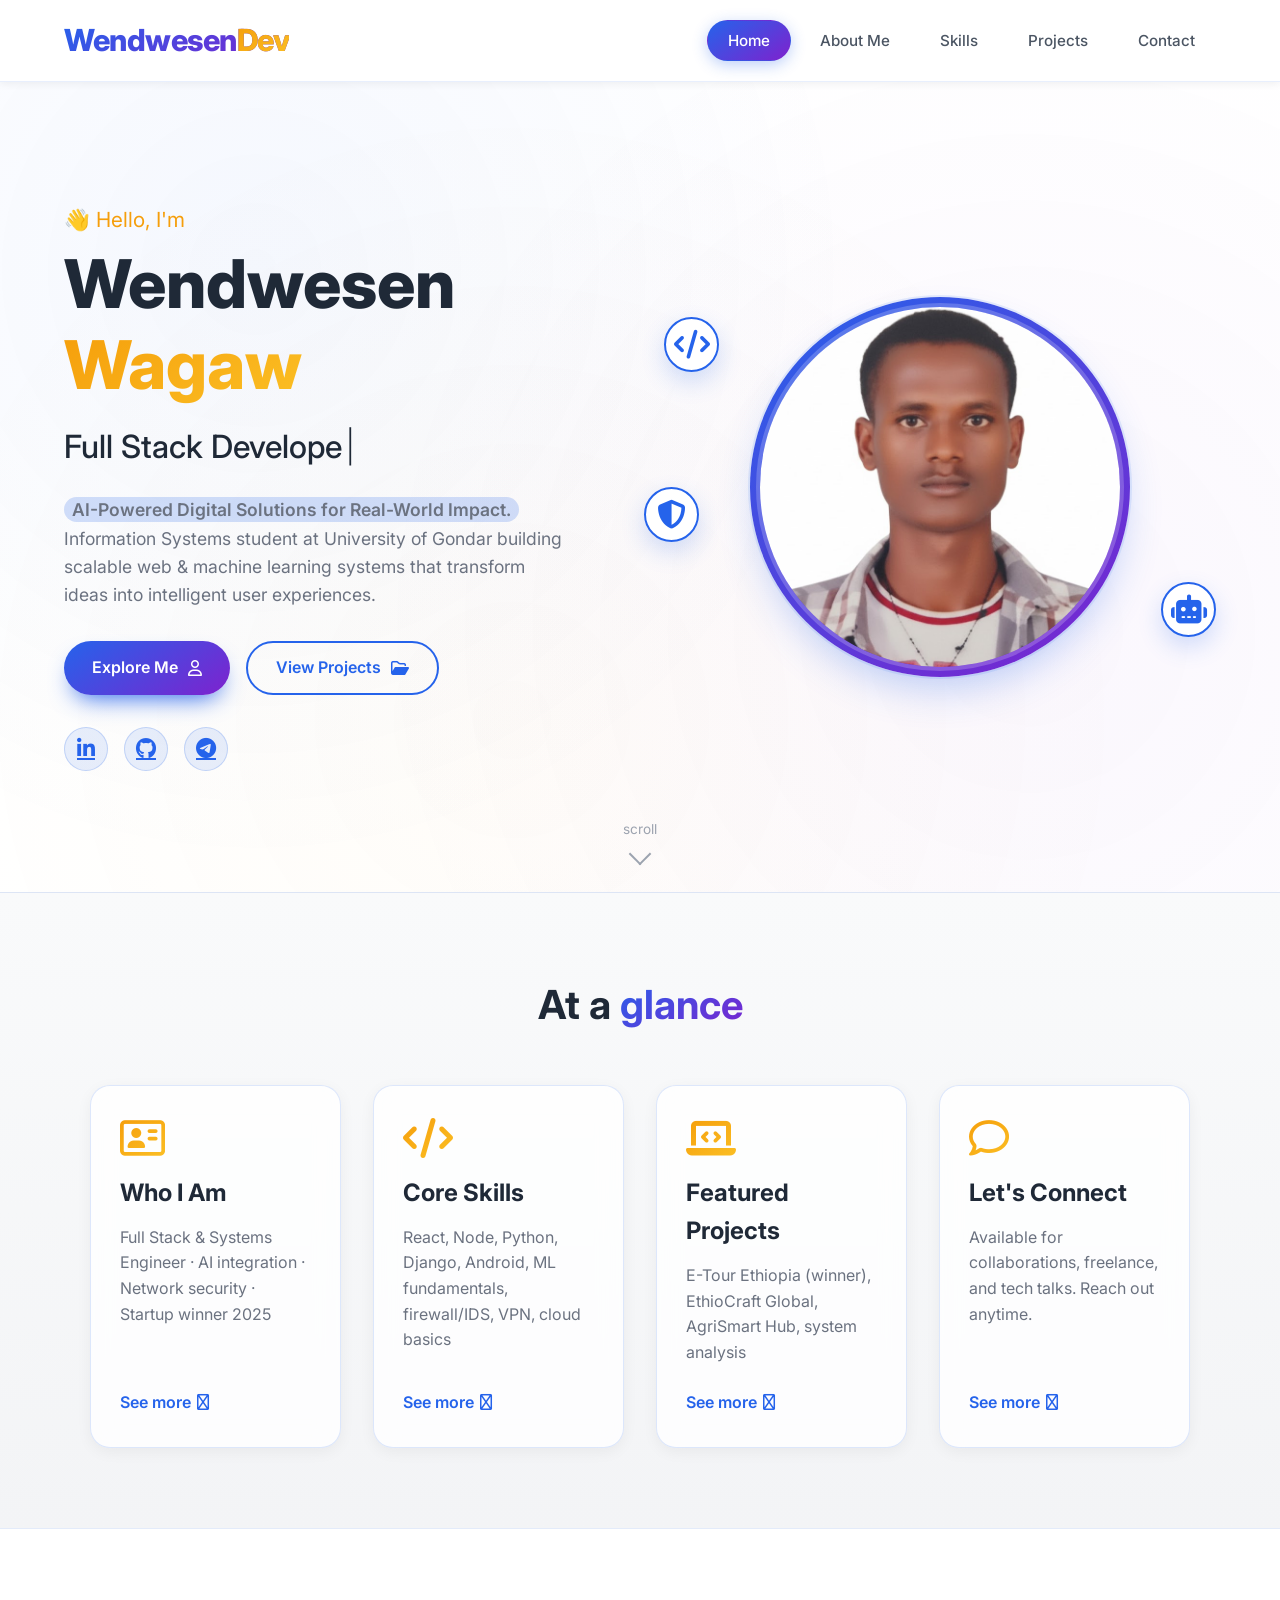
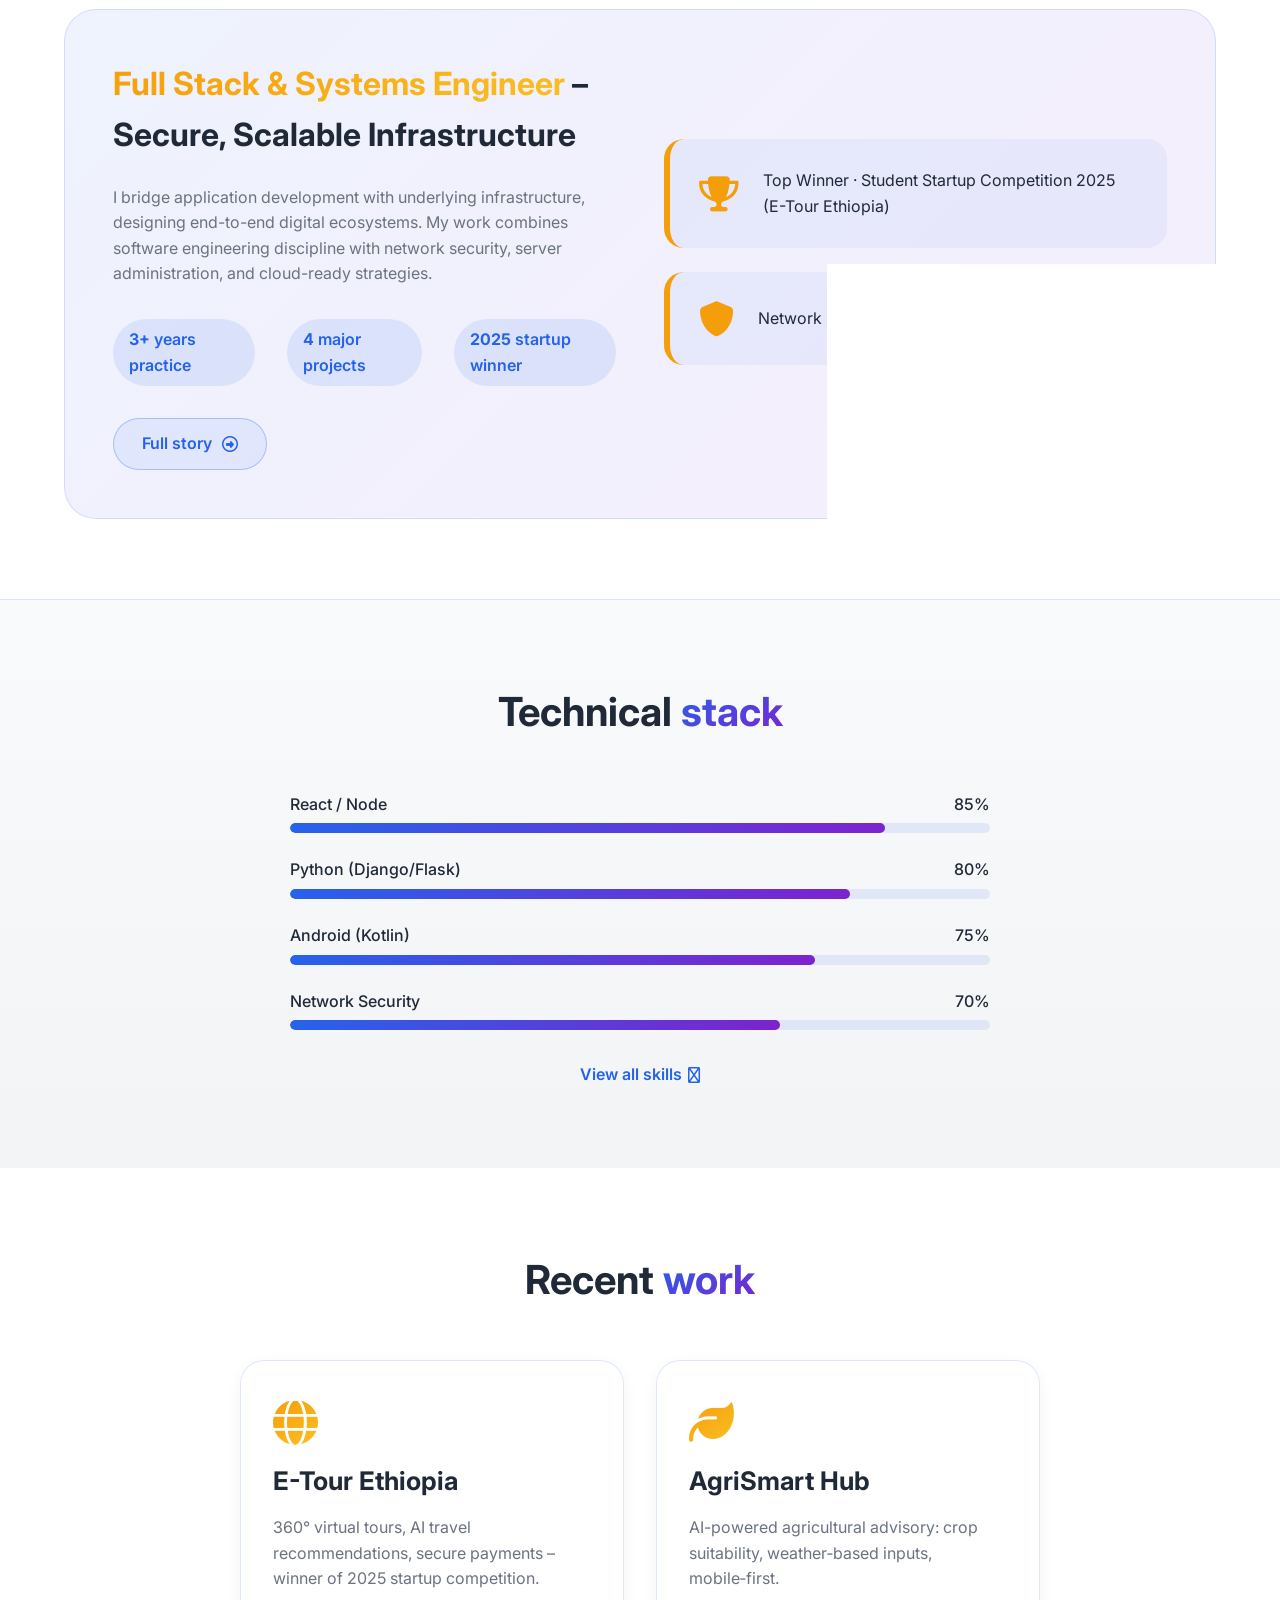
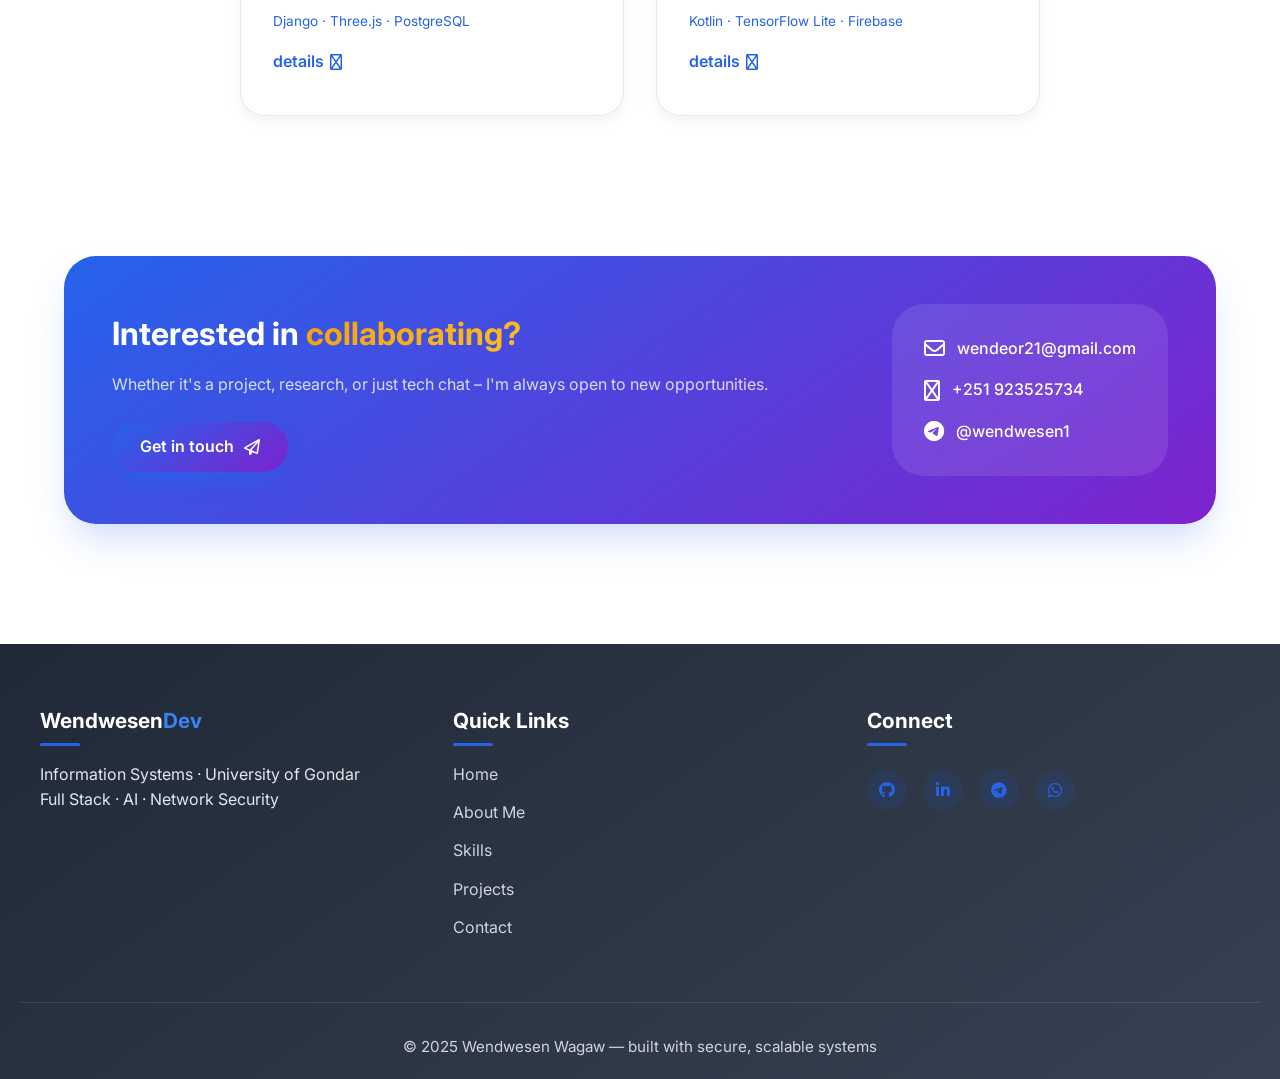
<file: index.html>
<!DOCTYPE html>
<html lang="en">

<head>
  <meta charset="UTF-8">
  <meta name="viewport" content="width=device-width, initial-scale=1.0">
  <title>Wendwesen Wagaw · Full Stack & Systems Engineer</title>
  <!-- ===== home.css ===== -->
  <link rel="stylesheet" href="home.css">
  <!-- Google Fonts & Font Awesome -->
  <link href="https://fonts.googleapis.com/css2?family=Inter:wght@300;400;500;600;700;800&display=swap"
    rel="stylesheet">
  <link rel="stylesheet" href="https://cdnjs.cloudflare.com/ajax/libs/font-awesome/6.4.0/css/all.min.css">
</head>

<body>
  <!-- NAVBAR (matches about/contact/projects) -->
  <nav class="navbar">
    <div class="logo">Wendwesen<span>Dev</span></div>
    <ul class="nav-links">
      <li><a href="index.html" class="active">Home</a></li>
      <li><a href="aboutme.html">About Me</a></li>
      <li><a href="skills.html">Skills</a></li>
      <li><a href="projects.html">Projects</a></li>
      <li><a href="contact.html">Contact</a></li>
    </ul>
    <div class="hamburger">
      <span></span><span></span><span></span>git push origin main
    </div>
  </nav>

  <!-- HERO SECTION (refreshed, vibrant) -->
  <header class="hero">
    <div class="hero-content">
      <div class="hero-text">
        <div class="greeting">👋 Hello, I'm</div>
        <h1>Wendwesen <span class="gradient-text">Wagaw</span></h1>
        <div class="typed-wrapper">
          <span class="typed-text" id="typed"></span><span class="cursor">|</span>
        </div>
        <p class="hero-description">
          <span class="highlight-block">AI-Powered Digital Solutions for Real-World Impact.</span>
          Information Systems student at University of Gondar building scalable web & machine learning systems
          that transform ideas into intelligent user experiences.
        </p>
        <div class="hero-buttons">
          <a href="aboutme.html" class="btn btn-primary">Explore Me <i class="fa-regular fa-user"></i></a>
          <a href="projects.html" class="btn btn-outline">View Projects <i class="fa-regular fa-folder-open"></i></a>
        </div>
        <div class="social-links">
          <a href="https://www.linkedin.com/in/wendwesen-wagaw-0b482a38b" target="_blank" aria-label="LinkedIn"><i
              class="fab fa-linkedin-in"></i></a>
          <a href="#" target="_blank" aria-label="GitHub"><i class="fab fa-github"></i></a>
          <a href="https://t.me/wendwesen1" target="_blank" aria-label="Telegram"><i class="fab fa-telegram"></i></a>
        </div>
      </div>
      <div class="hero-image">
        <div class="image-ring">
          <img src="wen.jpg" alt="Wendwesen Wagaw" class="profile-photo">
        </div>
        <div class="floating-icons">
          <span><i class="fas fa-code"></i></span>
          <span><i class="fas fa-robot"></i></span>
          <span><i class="fas fa-shield-halved"></i></span>
        </div>
      </div>
    </div>
    <div class="scroll-indicator">
      <span>scroll</span>
      <div class="arrow"></div>
    </div>
  </header>

  <!-- ===== QUICK SUMMARY CARDS (with "see more" links to each page) ===== -->
  <section class="summary-section">
    <div class="container">
      <h2 class="section-title">At a <span class="gradient-text">glance</span></h2>
      <div class="summary-grid">
        <!-- About Me card -->
        <div class="summary-card">
          <div class="card-icon"><i class="fa-regular fa-address-card"></i></div>
          <h3>Who I Am</h3>
          <p>Full Stack & Systems Engineer · AI integration · Network security · Startup winner 2025</p>
          <a href="aboutme.html" class="card-link">See more <i class="fa-regular fa-arrow-right"></i></a>
        </div>
        <!-- Skills card -->
        <div class="summary-card">
          <div class="card-icon"><i class="fa-solid fa-code"></i></div>
          <h3>Core Skills</h3>
          <p>React, Node, Python, Django, Android, ML fundamentals, firewall/IDS, VPN, cloud basics</p>
          <a href="skills.html" class="card-link">See more <i class="fa-regular fa-arrow-right"></i></a>
        </div>
        <!-- Projects card -->
        <div class="summary-card">
          <div class="card-icon"><i class="fa-solid fa-laptop-code"></i></div>
          <h3>Featured Projects</h3>
          <p>E-Tour Ethiopia (winner), EthioCraft Global, AgriSmart Hub, system analysis</p>
          <a href="projects.html" class="card-link">See more <i class="fa-regular fa-arrow-right"></i></a>
        </div>
        <!-- Contact / Connect card -->
        <div class="summary-card">
          <div class="card-icon"><i class="fa-regular fa-comment"></i></div>
          <h3>Let's Connect</h3>
          <p>Available for collaborations, freelance, and tech talks. Reach out anytime.</p>
          <a href="contact.html" class="card-link">See more <i class="fa-regular fa-arrow-right"></i></a>
        </div>
      </div>
    </div>
  </section>

  <!-- ===== MINI ABOUT PREVIEW (like about page teaser) ===== -->
  <section class="mini-about">
    <div class="container">
      <div class="about-preview-grid">
        <div class="about-preview-text">
          <h2><span class="gradient-text">Full Stack & Systems Engineer</span> – Secure, Scalable Infrastructure</h2>
          <p>I bridge application development with underlying infrastructure, designing end-to-end digital ecosystems.
            My work combines software engineering discipline with network security, server administration, and
            cloud-ready strategies.</p>
          <div class="stats-mini">
            <div><strong>3+</strong> years practice</div>
            <div><strong>4</strong> major projects</div>
            <div><strong>2025</strong> startup winner</div>
          </div>
          <a href="aboutme.html" class="btn btn-secondary">Full story <i class="fa-regular fa-circle-right"></i></a>
        </div>
        <div class="about-preview-highlight">
          <div class="highlight-card">
            <i class="fa-solid fa-trophy"></i>
            <p>Top Winner · Student Startup Competition 2025 (E-Tour Ethiopia)</p>
          </div>
          <div class="highlight-card">
            <i class="fa-solid fa-shield"></i>
            <p>Network Security · firewall, IDS, VPN, encryption</p>
          </div>
        </div>
      </div>
    </div>
  </section>

  <!-- ===== SKILLS PREVIEW (compact, with progress bars) ===== -->
  <section class="skills-preview">
    <div class="container">
      <h2 class="section-title">Technical <span class="gradient-text">stack</span></h2>
      <div class="skills-mini-grid">
        <div class="skill-mini-item">
          <div class="skill-header"><span>React / Node</span> <span>85%</span></div>
          <div class="skill-bar-bg">
            <div class="skill-bar-fill" style="width:85%"></div>
          </div>
        </div>
        <div class="skill-mini-item">
          <div class="skill-header"><span>Python (Django/Flask)</span> <span>80%</span></div>
          <div class="skill-bar-bg">
            <div class="skill-bar-fill" style="width:80%"></div>
          </div>
        </div>
        <div class="skill-mini-item">
          <div class="skill-header"><span>Android (Kotlin)</span> <span>75%</span></div>
          <div class="skill-bar-bg">
            <div class="skill-bar-fill" style="width:75%"></div>
          </div>
        </div>
        <div class="skill-mini-item">
          <div class="skill-header"><span>Network Security</span> <span>70%</span></div>
          <div class="skill-bar-bg">
            <div class="skill-bar-fill" style="width:70%"></div>
          </div>
        </div>
      </div>
      <div class="center-link">
        <a href="skills.html" class="card-link">View all skills <i class="fa-regular fa-arrow-right"></i></a>
      </div>
    </div>
  </section>

  <!-- ===== PROJECT TEASER (two featured projects) ===== -->
  <section class="projects-teaser">
    <div class="container">
      <h2 class="section-title">Recent <span class="gradient-text">work</span></h2>
      <div class="teaser-grid">
        <div class="teaser-card">
          <div class="teaser-icon"><i class="fa-solid fa-globe"></i></div>
          <h3>E-Tour Ethiopia</h3>
          <p>360° virtual tours, AI travel recommendations, secure payments – winner of 2025 startup competition.</p>
          <div class="tech-badge">Django · Three.js · PostgreSQL</div>
          <a href="projects.html" class="card-link">details <i class="fa-regular fa-arrow-right"></i></a>
        </div>
        <div class="teaser-card">
          <div class="teaser-icon"><i class="fa-solid fa-leaf"></i></div>
          <h3>AgriSmart Hub</h3>
          <p>AI-powered agricultural advisory: crop suitability, weather‑based inputs, mobile‑first.</p>
          <div class="tech-badge">Kotlin · TensorFlow Lite · Firebase</div>
          <a href="projects.html" class="card-link">details <i class="fa-regular fa-arrow-right"></i></a>
        </div>
      </div>
    </div>
  </section>

  <!-- ===== CONTACT / CONNECT PREVIEW ===== -->
  <section class="connect-preview">
    <div class="container">
      <div class="connect-card">
        <div class="connect-text">
          <h2>Interested in <span class="gradient-text">collaborating?</span></h2>
          <p>Whether it's a project, research, or just tech chat – I'm always open to new opportunities.</p>
          <a href="contact.html" class="btn btn-primary">Get in touch <i class="fa-regular fa-paper-plane"></i></a>
        </div>
        <div class="connect-quick">
          <div><i class="fa-regular fa-envelope"></i> wendeor21@gmail.com</div>
          <div><i class="fa-regular fa-phone"></i> +251 923525734</div>
          <div><i class="fa-brands fa-telegram"></i> @wendwesen1</div>
        </div>
      </div>
    </div>
  </section>

  <!-- FOOTER (exact match from other pages) -->
  <footer>
    <div class="footer-content">
      <div class="footer-col">
        <h3>Wendwesen<span>Dev</span></h3>
        <p>Information Systems · University of Gondar</p>
        <p>Full Stack · AI · Network Security</p>
      </div>
      <div class="footer-col">
        <h3>Quick Links</h3>
        <a href="home.html">Home</a>
        <a href="aboutme.html">About Me</a>
        <a href="skills.html">Skills</a>
        <a href="projects.html">Projects</a>
        <a href="contact.html">Contact</a>
      </div>
      <div class="footer-col">
        <h3>Connect</h3>
        <div class="footer-social">
          <a href="https://github.com/wendeor21-ai" aria-label="GitHub"><i class="fab fa-github"></i></a>
          <a href="https://www.linkedin.com/in/wendwesen-wagaw-0b482a38b" target="_blank" aria-label="LinkedIn"><i
              class="fab fa-linkedin-in"></i></a>
          <a href="https://t.me/wendwesen1" target="_blank" aria-label="Telegram"><i class="fab fa-telegram"></i></a>
            <a href="https://wa.me/251914225724" target="_blank" aria-label="WhatsApp"><i class="fab fa-whatsapp"></i></a>
        </div>
      </div>
    </div>
    <p class="footer-bottom">© 2025 Wendwesen Wagaw — built with secure, scalable systems</p>
  </footer>

  <!-- scripts -->
  <script>
    // mobile menu toggle
    const hamburger = document.querySelector('.hamburger');
    const navLinks = document.querySelector('.nav-links');
    hamburger.addEventListener('click', () => {
      navLinks.classList.toggle('active');
      hamburger.classList.toggle('active');
    });
    // close on link click
    document.querySelectorAll('.nav-links a').forEach(link => {
      link.addEventListener('click', () => navLinks.classList.remove('active'));
    });

    // simple typed effect
    const typedSpan = document.getElementById('typed');
    const phrases = ['Full Stack Developer', 'Systems Engineer', 'AI Enthusiast', 'Startup Winner'];
    let i = 0;
    let j = 0;
    let currentPhrase = [];
    let isDeleting = false;
    let isEnd = false;

    function loop() {
      isEnd = false;
      typedSpan.innerHTML = currentPhrase.join('');
      if (i < phrases.length) {
        if (!isDeleting && j <= phrases[i].length) {
          currentPhrase.push(phrases[i][j]);
          j++;
        }
        if (isDeleting && j <= phrases[i].length) {
          currentPhrase.pop();
          j--;
        }
        if (j == phrases[i].length) {
          isEnd = true;
          isDeleting = true;
        }
        if (isDeleting && j === 0) {
          currentPhrase = [];
          isDeleting = false;
          i++;
          if (i == phrases.length) i = 0;
        }
      }
      setTimeout(loop, isEnd ? 1500 : isDeleting ? 60 : 100);
    }
    loop();
  </script>
</body>

</html>
</file>
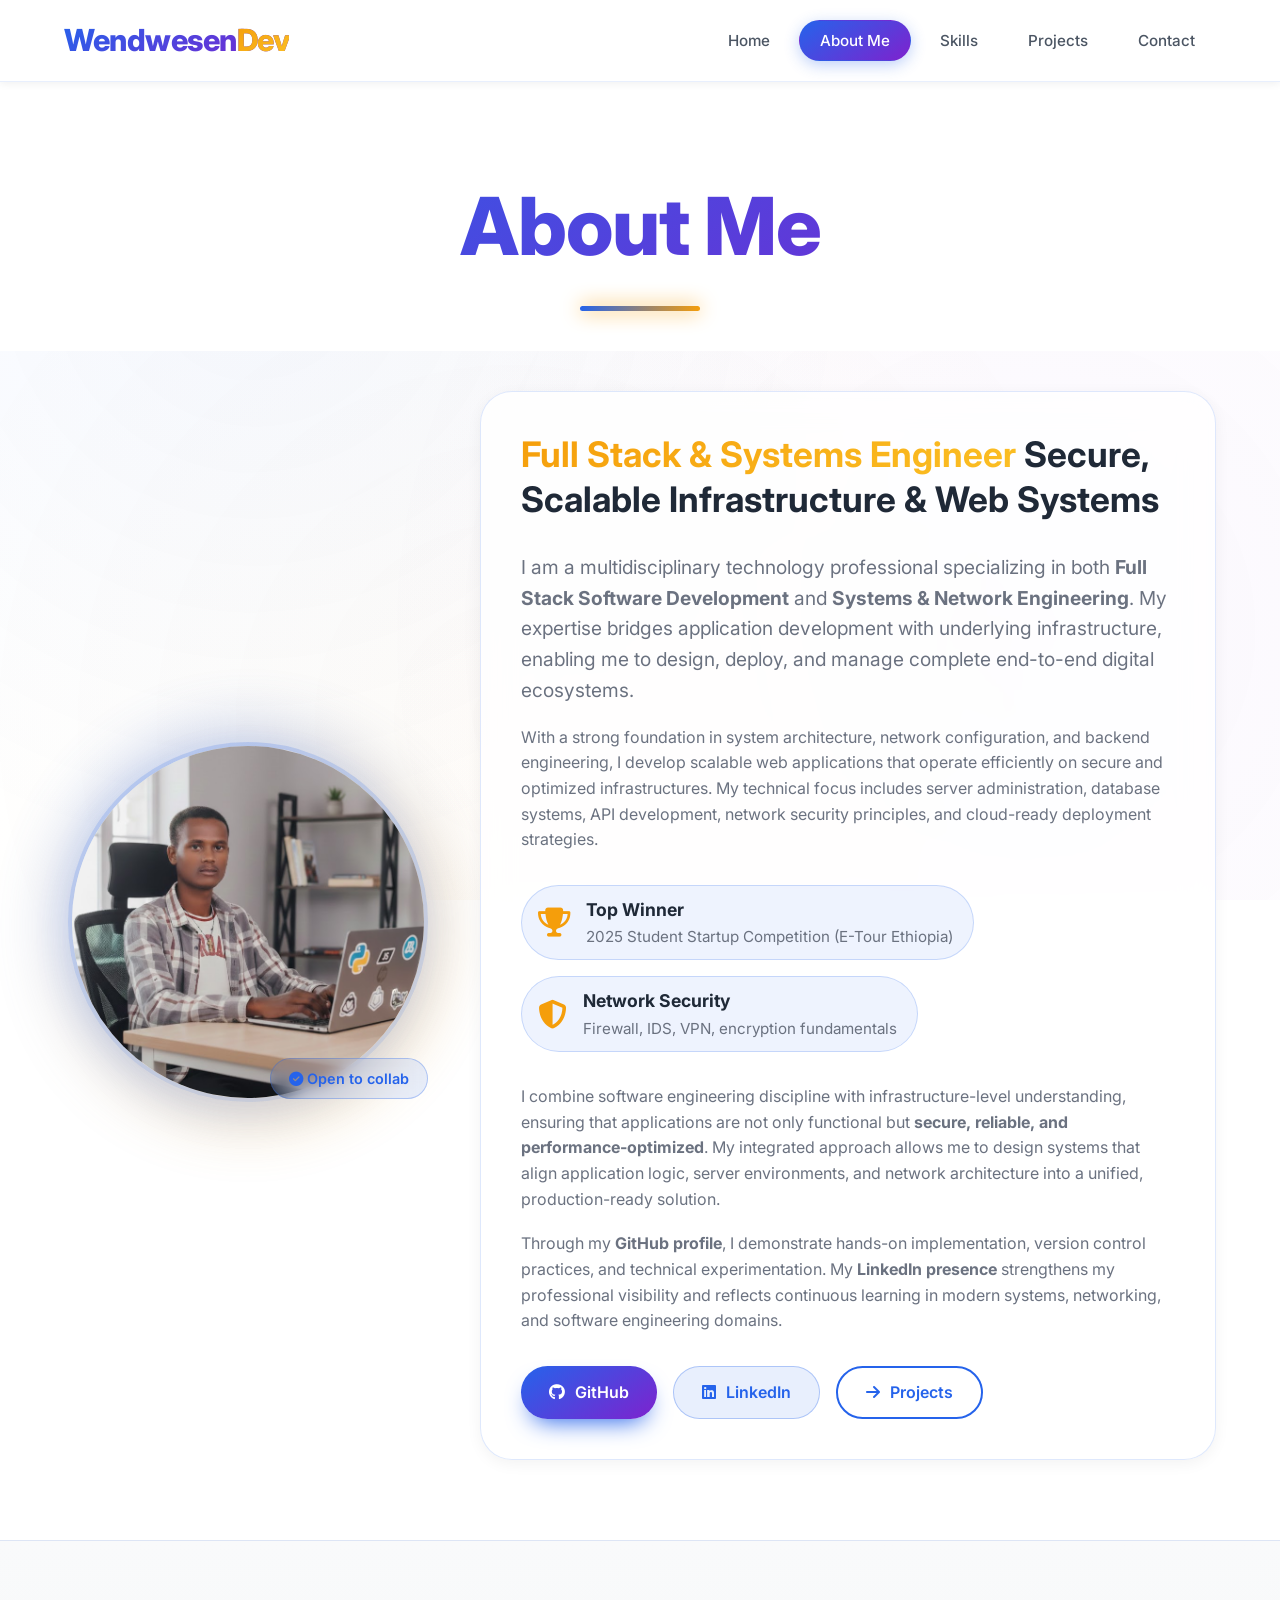
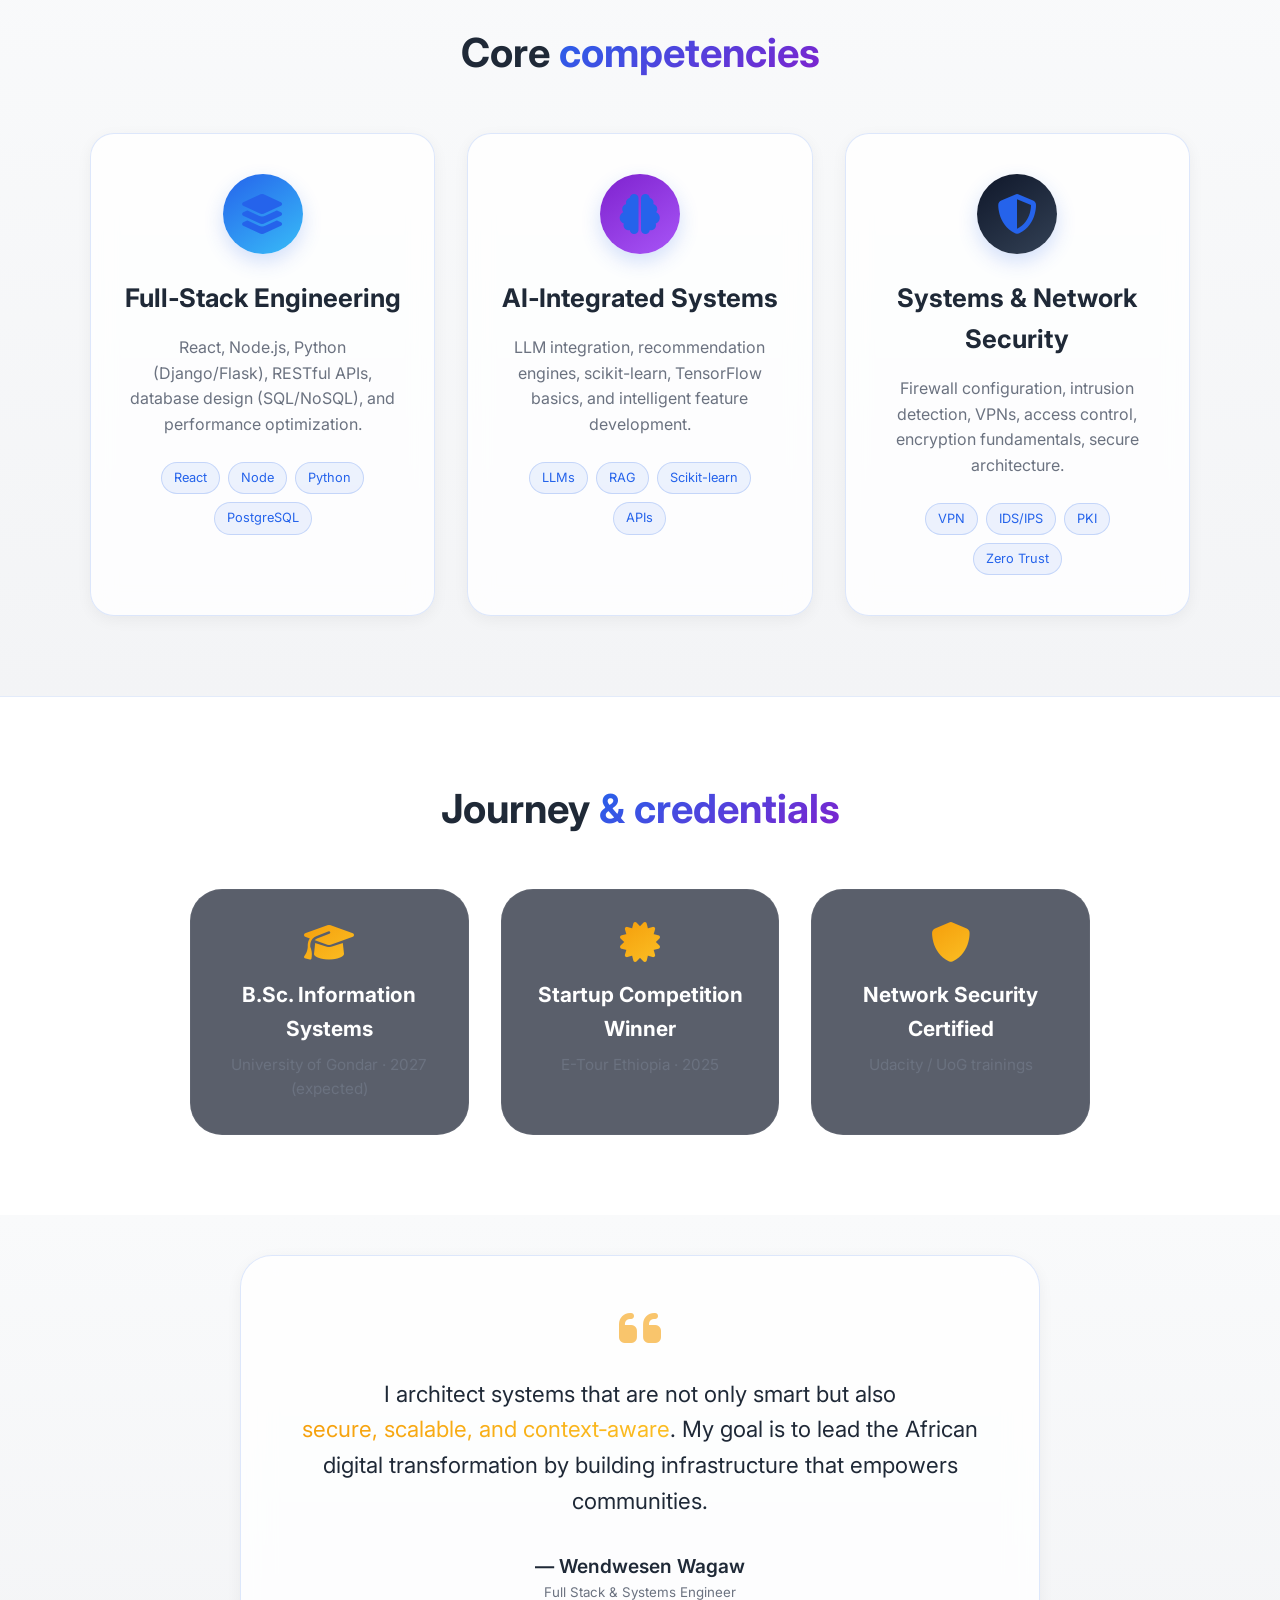
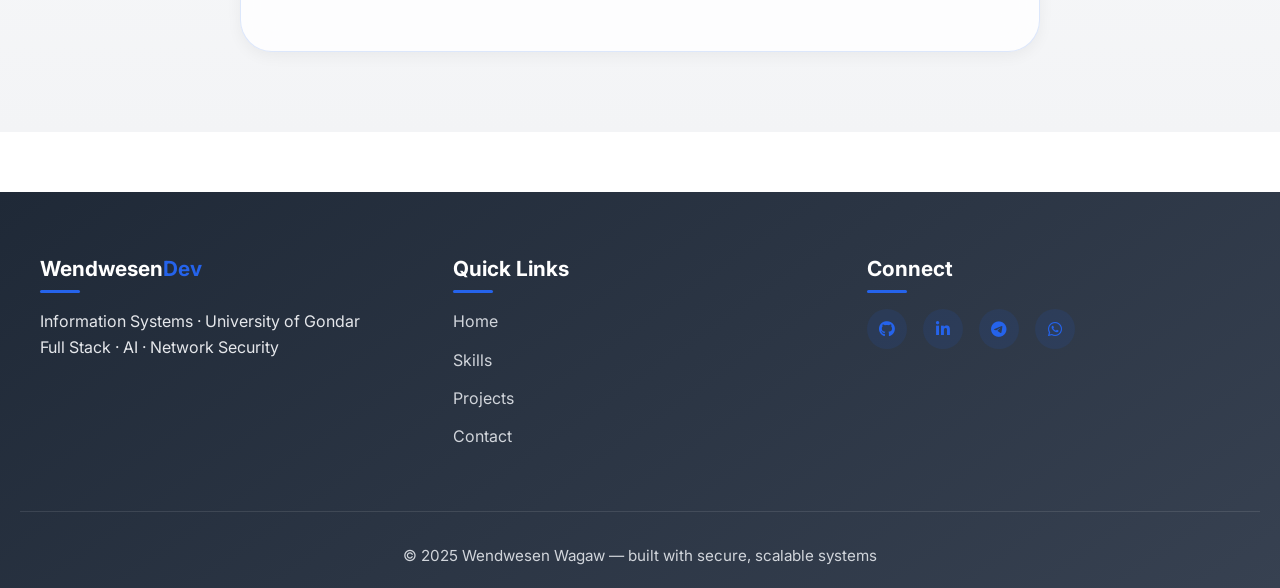
<file: aboutme.html>
<!DOCTYPE html>
<html lang="en">

<head>
  <meta charset="UTF-8">
  <meta name="viewport" content="width=device-width, initial-scale=1.0">
  <title>About Me | Wendwesen · Full Stack & Systems Engineer</title>
  <!-- ===== aboutme.css ===== -->
  <link rel="stylesheet" href="aboutme.css">
  <!-- Font Awesome 6 (free) & Google Fonts -->
  <link rel="stylesheet" href="https://cdnjs.cloudflare.com/ajax/libs/font-awesome/6.4.0/css/all.min.css">
  <link href="https://fonts.googleapis.com/css2?family=Inter:wght@300;400;500;600;700;800&display=swap"
    rel="stylesheet">
</head>

<body>
  <!-- NAVBAR (matches project/contact style) -->
  <nav class="navbar">
    <div class="logo">Wendwesen<span>Dev</span></div>
    <ul class="nav-links">
      <li><a href="index.html">Home</a></li>
      <li><a href="aboutme.html" class="active">About Me</a></li>
      <li><a href="skills.html">Skills</a></li>
      <li><a href="projects.html">Projects</a></li>
      <li><a href="contact.html">Contact</a></li>
    </ul>
    <div class="hamburger">
      <span></span><span></span><span></span>
    </div>
  </nav>

  <!-- HERO (simple, bold) -->
  <header class="page-header">
    <div class="container">
      <h1>About Me</h1>
      <div class="header-underline"></div>
    </div>
  </header>

  <!-- MAIN BIO SECTION – redesigned with vibrant glass & gradient -->
  <main>
    <!-- INTRO CARD (left image, right text) -->
    <section class="intro-section fade-in">
      <div class="container intro-grid">
        <!-- profile image with animated glow -->
        <div class="profile-frame">
          <div class="profile-glow"></div>
          <img src="linkedin.jpg" alt="Wendwesen Wagaw" class="profile-img">
          <div class="status-badge">
            <i class="fa-solid fa-circle-check"></i> Open to collab
          </div>
        </div>

        <!-- right side glass card (expanded) -->
        <div class="intro-card glass-card">
          <h2><span class="gradient-highlight">Full Stack & Systems Engineer</span>  Secure, Scalable Infrastructure &
            Web Systems</h2>

          <p class="lead">I am a multidisciplinary technology professional specializing in both <strong>Full Stack
              Software Development</strong> and <strong>Systems & Network Engineering</strong>. My expertise bridges
            application development with underlying infrastructure, enabling me to design, deploy, and manage complete
            end-to-end digital ecosystems.</p>

          <p>With a strong foundation in system architecture, network configuration, and backend engineering, I develop
            scalable web applications that operate efficiently on secure and optimized infrastructures. My technical
            focus includes server administration, database systems, API development, network security principles, and
            cloud-ready deployment strategies.</p>

          <div class="achievement-grid">
            <div class="achievement-item">
              <i class="fa-solid fa-trophy"></i>
              <div><strong>Top Winner</strong> <span>2025 Student Startup Competition (E-Tour Ethiopia)</span></div>
            </div>
            <div class="achievement-item">
              <i class="fa-solid fa-shield-halved"></i>
              <div><strong>Network Security</strong> <span>Firewall, IDS, VPN, encryption fundamentals</span></div>
            </div>
          </div>

          <p>I combine software engineering discipline with infrastructure-level understanding, ensuring that
            applications are not only functional but <strong>secure, reliable, and performance-optimized</strong>. My
            integrated approach allows me to design systems that align application logic, server environments, and
            network architecture into a unified, production-ready solution.</p>

          <p>Through my <strong>GitHub profile</strong>, I demonstrate hands-on implementation, version control
            practices, and technical experimentation. My <strong>LinkedIn presence</strong> strengthens my professional
            visibility and reflects continuous learning in modern systems, networking, and software engineering domains.
          </p>

          <!-- CTA buttons (like contact page) -->
          <div class="cta-group">
            <a href="https://github.com/wendeor21-ai" class="btn btn-primary"><i class="fa-brands fa-github"></i> GitHub</a>
            <a href="https://www.linkedin.com/in/wendwesen-wagaw-0b482a38b" class="btn btn-secondary"><i class="fa-brands fa-linkedin"></i> LinkedIn</a>
            <a href="projects.html" class="btn btn-outline"><i class="fa-solid fa-arrow-right"></i> Projects</a>
          </div>
        </div>
      </div>
    </section>

    <!-- CORE PILLARS SECTION (3 cards, like contact/resources but with new colors) -->
    <section class="pillars-section fade-in">
      <div class="container">
        <h2 class="section-title">Core <span class="gradient-text">competencies</span></h2>
        <div class="pillars-grid">
          <div class="pillar-card">
            <div class="pillar-icon" style="background: linear-gradient(145deg, #2563eb, #38bdf8);">
              <i class="fa-solid fa-layer-group"></i>
            </div>
            <h3>Full‑Stack Engineering</h3>
            <p>React, Node.js, Python (Django/Flask), RESTful APIs, database design (SQL/NoSQL), and performance
              optimization.</p>
            <div class="pillar-tags">
              <span>React</span><span>Node</span><span>Python</span><span>PostgreSQL</span>
            </div>
          </div>
          <div class="pillar-card">
            <div class="pillar-icon" style="background: linear-gradient(145deg, #7e22ce, #a855f7);">
              <i class="fa-solid fa-brain"></i>
            </div>
            <h3>AI‑Integrated Systems</h3>
            <p>LLM integration, recommendation engines, scikit-learn, TensorFlow basics, and intelligent feature
              development.</p>
            <div class="pillar-tags">
              <span>LLMs</span><span>RAG</span><span>Scikit-learn</span><span>APIs</span>
            </div>
          </div>
          <div class="pillar-card">
            <div class="pillar-icon" style="background: linear-gradient(145deg, #0f172a, #334155);">
              <i class="fa-solid fa-shield-halved"></i>
            </div>
            <h3>Systems & Network Security</h3>
            <p>Firewall configuration, intrusion detection, VPNs, access control, encryption fundamentals, secure
              architecture.</p>
            <div class="pillar-tags">
              <span>VPN</span><span>IDS/IPS</span><span>PKI</span><span>Zero Trust</span>
            </div>
          </div>
        </div>
      </div>
    </section>

    <!-- MINI TIMELINE / EDUCATION (compact, professional) -->
    <section class="edu-section fade-in">
      <div class="container">
        <h2 class="section-title">Journey <span class="gradient-text">& credentials</span></h2>
        <div class="edu-flex">
          <div class="edu-card">
            <i class="fa-solid fa-graduation-cap"></i>
            <h4>B.Sc. Information Systems</h4>
            <p>University of Gondar · 2027 (expected)</p>
          </div>
          <div class="edu-card">
            <i class="fa-solid fa-certificate"></i>
            <h4>Startup Competition Winner</h4>
            <p>E-Tour Ethiopia · 2025</p>
          </div>
          <div class="edu-card">
            <i class="fa-solid fa-shield"></i>
            <h4>Network Security Certified</h4>
            <p>Udacity / UoG trainings</p>
          </div>
        </div>
      </div>
    </section>

    <!-- QUOTE / VISION (attractive highlight) -->
    <section class="vision-section fade-in">
      <div class="container">
        <div class="vision-card glass-card">
          <i class="fa-solid fa-quote-left"></i>
          <p>I architect systems that are not only smart but also <span class="gradient-highlight">secure, scalable, and
              context‑aware</span>. My goal is to lead the African digital transformation by building infrastructure
            that empowers communities.</p>
          <div class="vision-footer">
            <span>— Wendwesen Wagaw</span>
            <small>Full Stack & Systems Engineer</small>
          </div>
        </div>
      </div>
    </section>
  </main>

  <!-- FOOTER (exactly like contact page) -->
  <footer>
    <div class="footer-content">
      <div class="footer-col">
        <h3>Wendwesen<span>Dev</span></h3>
        <p>Information Systems · University of Gondar</p>
        <p>Full Stack · AI · Network Security</p>
      </div>
      <div class="footer-col">
        <h3>Quick Links</h3>
        <a href="home.html">Home</a>
        <a href="skills.html">Skills</a>
        <a href="projects.html">Projects</a>
        <a href="contact.html">Contact</a>
      </div>
      <div class="footer-col">
        <h3>Connect</h3>
        <div class="footer-social">
          <a href="https://github.com/wendeor21-ai" aria-label="GitHub"><i class="fab fa-github"></i></a>
          <a href="https://www.linkedin.com/in/wendwesen-wagaw-0b482a38b" aria-label="LinkedIn"><i class="fab fa-linkedin-in"></i></a>
          <a href="https://t.me/wendwesen1" target="_blank" aria-label="Telegram"><i class="fab fa-telegram"></i></a>
            <a href="https://wa.me/251914225724" target="_blank" aria-label="WhatsApp"><i class="fab fa-whatsapp"></i></a>

        </div>
      </div>
    </div>
    <p class="footer-bottom">© 2025 Wendwesen Wagaw — built with secure, scalable systems</p>
  </footer>

  <!-- mobile menu script + fade observer -->
  <script>
    // mobile toggle
    const hamburger = document.querySelector('.hamburger');
    const navLinks = document.querySelector('.nav-links');
    hamburger.addEventListener('click', () => {
      navLinks.classList.toggle('active');
    });
    // close on link click
    document.querySelectorAll('.nav-links a').forEach(link => {
      link.addEventListener('click', () => navLinks.classList.remove('active'));
    });

    // fade-in observer
    const faders = document.querySelectorAll('.fade-in');
    const observer = new IntersectionObserver(entries => {
      entries.forEach(e => e.isIntersecting && e.target.classList.add('visible'));
    }, { threshold: 0.2 });
    faders.forEach(el => observer.observe(el));
  </script>
</body>

</html>
</file>
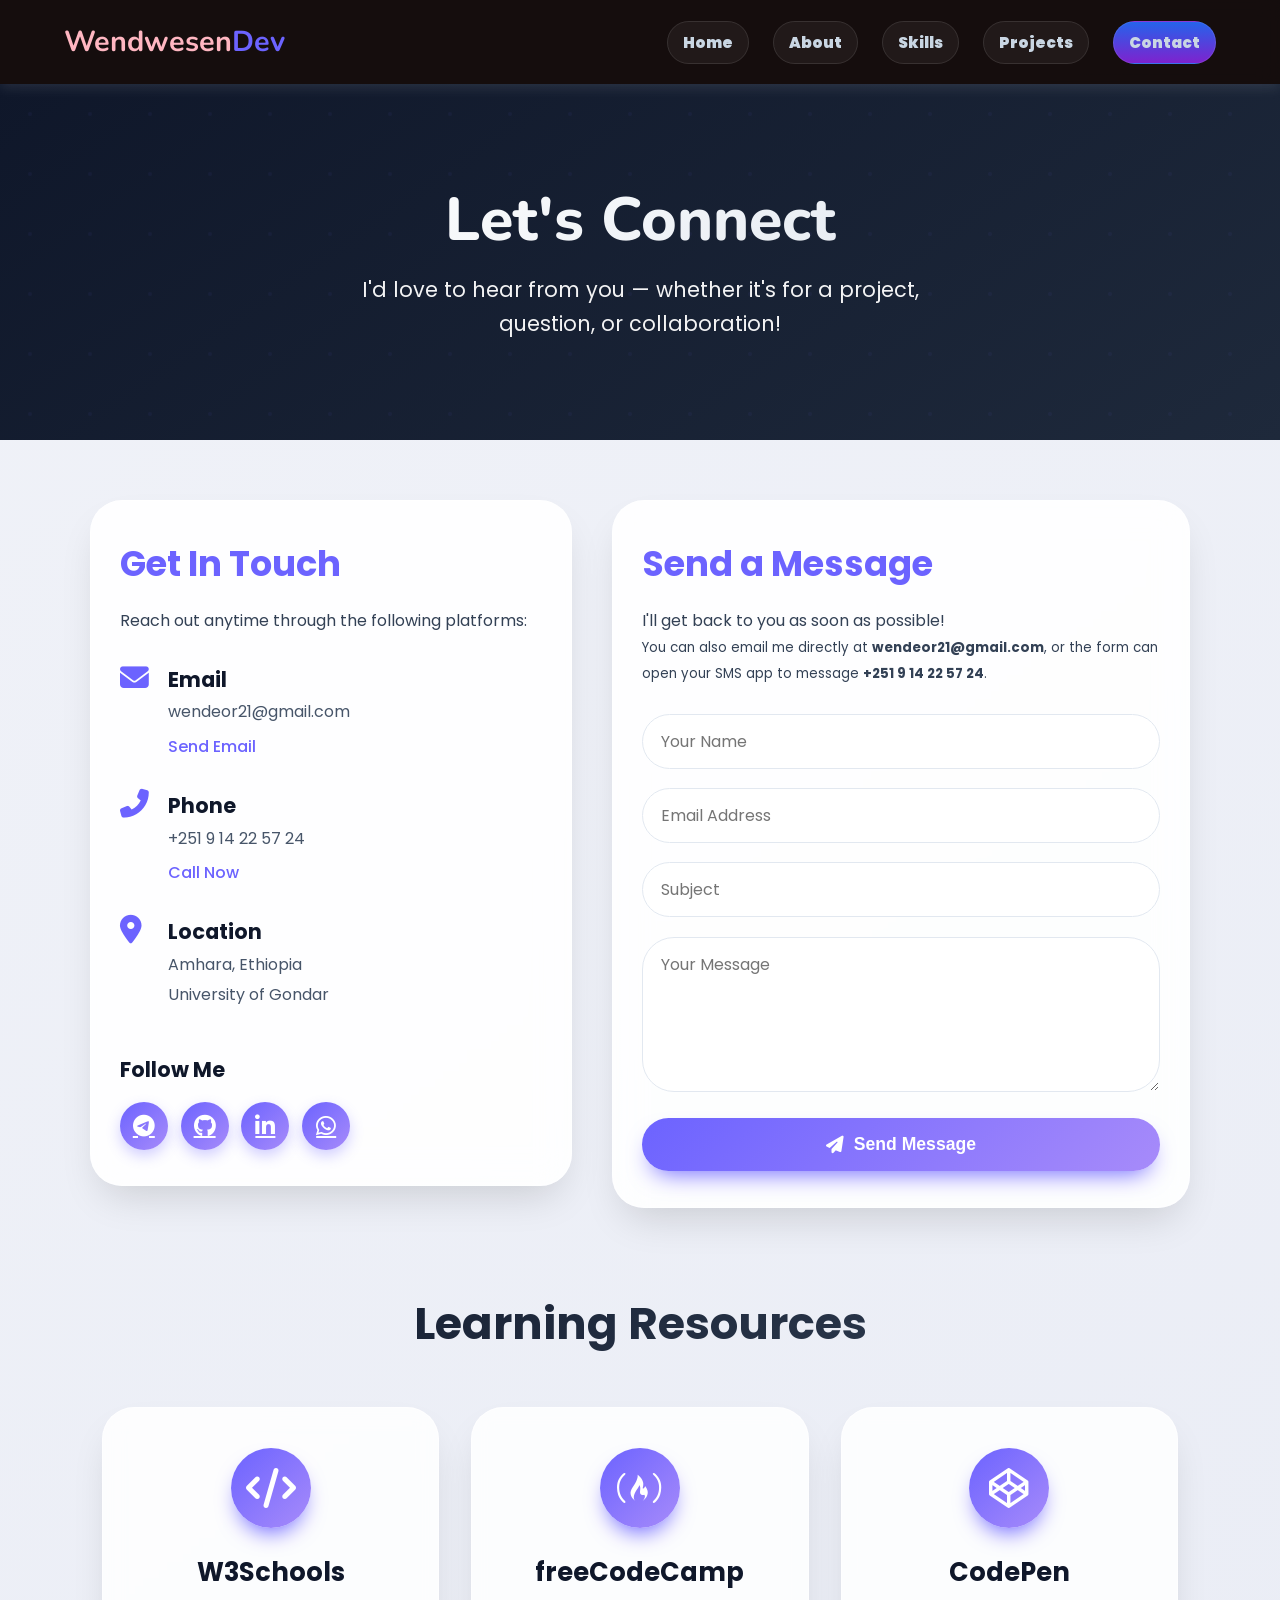
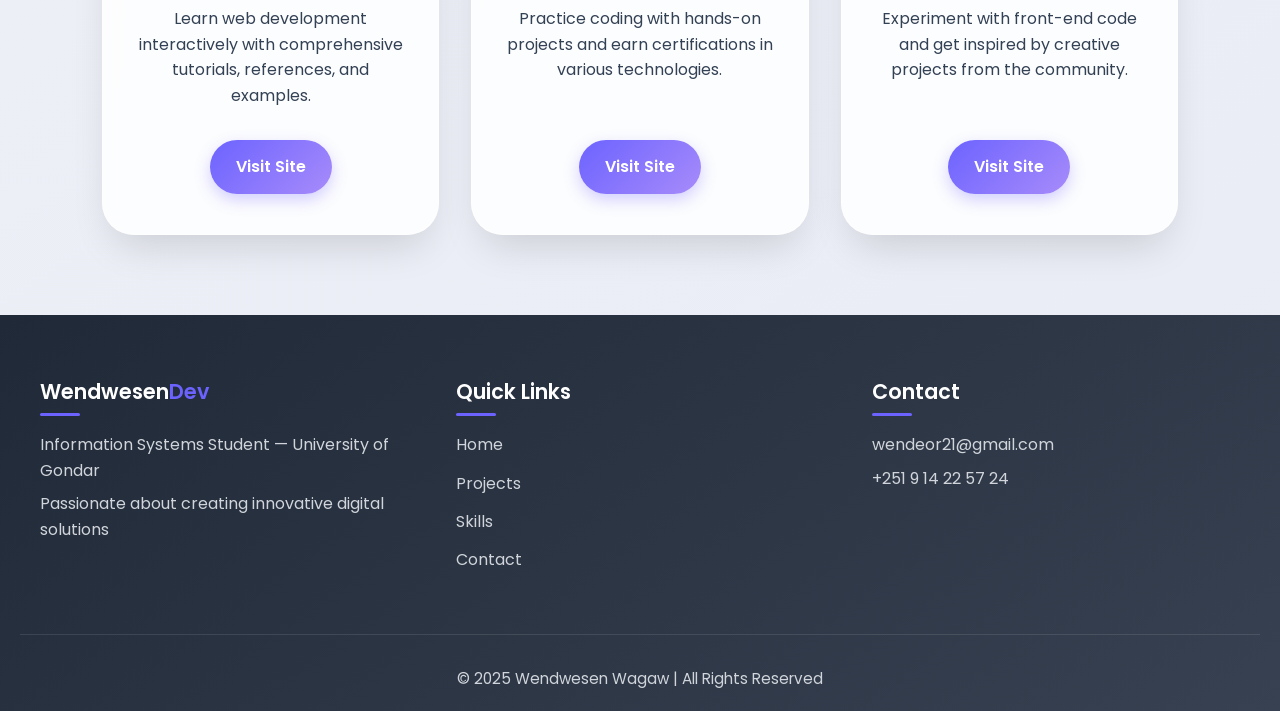
<file: contact.html>
<!DOCTYPE html>
<html lang="en">

<head>
  <meta charset="UTF-8" />
  <meta name="viewport" content="width=device-width, initial-scale=1.0, maximum-scale=5.0" />
  <title>Contact | Wendwesen Wagaw</title>
  <!-- External CSS -->
  <link rel="stylesheet" href="contact.css">
  <!-- Fonts & Icons -->
  <link rel="stylesheet"
    href="https://fonts.googleapis.com/css2?family=Poppins:wght@300;400;500;600;700&family=Nunito:wght@600;700;800&display=swap" />
  <link rel="stylesheet" href="https://cdnjs.cloudflare.com/ajax/libs/font-awesome/6.5.0/css/all.min.css" />
</head>

<body>
  <!-- Navigation -->
  <nav class="navbar">
    <div class="logo">Wendwesen<span>Dev</span></div>
    <ul class="nav-links" id="navLinks">
      <li><a href="index.html">Home</a></li>
      <li><a href="aboutme.html">About</a></li>
      <li><a href="skills.html">Skills</a></li>
      <li><a href="projects.html">Projects</a></li>
      <li><a href="contact.html" class="active">Contact</a></li>
    </ul>
    <div class="hamburger" id="hamburger">
      <span></span><span></span><span></span>
    </div>
  </nav>

  <!-- Hero Section -->
  <header class="hero">
    <div class="container">
      <h1>Let's Connect</h1>
      <p>I'd love to hear from you — whether it's for a project, question, or collaboration!</p>
    </div>
  </header>

  <!-- Main Contact Section -->
  <main class="container">
    <section class="contact-grid">
      <!-- Contact Info -->
      <div class="contact-info">
        <h2>Get In Touch</h2>
        <p>Reach out anytime through the following platforms:</p>

        <div class="contact-item">
          <i class="fas fa-envelope"></i>
          <div>
            <h3>Email</h3>
            <p>wendeor21@gmail.com</p>
            <a href="mailto:wendeor21@gmail.com" class="contact-link">Send Email</a>
          </div>
        </div>

        <div class="contact-item">
          <i class="fas fa-phone-alt"></i>
          <div>
            <h3>Phone</h3>
            <p>+251 9 14 22 57 24</p>
            <a href="tel:+251914225724" class="contact-link">Call Now</a>
          </div>
        </div>

        <div class="contact-item">
          <i class="fas fa-map-marker-alt"></i>
          <div>
            <h3>Location</h3>
            <p>Amhara, Ethiopia</p>
            <p>University of Gondar</p>
          </div>
        </div>

        <div class="social-links">
          <h3>Follow Me</h3>
          <div class="social-icons">
            <a href="https://t.me/wendwesen1" target="_blank" aria-label="Telegram"><i class="fab fa-telegram"></i></a>
            <a href="https://github.com/wendeor21-ai" target="_blank" aria-label="GitHub"><i class="fab fa-github"></i></a>
            <a href="https://www.linkedin.com/in/wendwesen-wagaw-1b9b4a1b7/" target="_blank" aria-label="LinkedIn"><i class="fab fa-linkedin-in"></i></a>
            <a href="https://wa.me/251914225724" target="_blank" aria-label="WhatsApp"><i class="fab fa-whatsapp"></i></a>
          </div>
        </div>
      </div>

      <!-- Contact Form -->
      <div class="contact-form">
        <h2>Send a Message</h2>
        <p>I'll get back to you as soon as possible!<br>
           <small>You can also email me directly at <strong>wendeor21@gmail.com</strong>, or the form can open your SMS app to message <strong>+251 9 14 22 57 24</strong>.</small>
        </p>

        <form id="contactForm" action="https://formspree.io/f/xaqdaypw"
  method="POST">
          <div id="formStatus" class="form-status"></div>
          <input type="text" id="name" name="name" placeholder="Your Name" required />
          <input type="email" id="email" name="email" placeholder="Email Address" required />
          <input type="text" id="subject" name="subject" placeholder="Subject" required />
          <textarea id="message" name="message" rows="5" placeholder="Your Message" required></textarea>
          <button type="submit" id="submitBtn">
            <i class="fas fa-paper-plane"></i>
            <span id="btnText">Send Message</span>
            <div class="spinner" id="spinner"></div>
          </button>
        </form>
      </div>
    </section>

    <!-- Resources Section -->
    <section class="resources">
      <h2>Learning Resources</h2>
      <div class="resources-grid">
        <div class="resource">
          <div class="resource-icon"><i class="fas fa-code"></i></div>
          <h3>W3Schools</h3>
          <p>Learn web development interactively with comprehensive tutorials, references, and examples.</p>
          <a href="https://www.w3schools.com/" target="_blank" class="resource-btn">Visit Site</a>
        </div>
        <div class="resource">
          <div class="resource-icon"><i class="fab fa-free-code-camp"></i></div>
          <h3>freeCodeCamp</h3>
          <p>Practice coding with hands-on projects and earn certifications in various technologies.</p>
          <a href="https://www.freecodecamp.org/" target="_blank" class="resource-btn">Visit Site</a>
        </div>
        <div class="resource">
          <div class="resource-icon"><i class="fab fa-codepen"></i></div>
          <h3>CodePen</h3>
          <p>Experiment with front-end code and get inspired by creative projects from the community.</p>
          <a href="https://codepen.io/" target="_blank" class="resource-btn">Visit Site</a>
        </div>
      </div>
    </section>
  </main>

  <!-- Footer -->
  <footer>
    <div class="footer-content">
      <div class="footer-col">
        <h3>Wendwesen<span>Dev</span></h3>
        <p>Information Systems Student — University of Gondar</p>
        <p>Passionate about creating innovative digital solutions</p>
      </div>
      <div class="footer-col">
        <h3>Quick Links</h3>
        <a href="home.html">Home</a>
        <a href="projects.html">Projects</a>
        <a href="skills.html">Skills</a>
        <a href="contact.html">Contact</a>
      </div>
      <div class="footer-col">
        <h3>Contact</h3>
        <p>wendeor21@gmail.com</p>
        <p>+251 9 14 22 57 24</p>
      </div>
    </div>
    <p class="footer-bottom">© 2025 Wendwesen Wagaw | All Rights Reserved</p>
  </footer>

  <!-- JavaScript -->
  <script>
    // Mobile menu toggle
    const hamburger = document.getElementById('hamburger');
    const navLinks = document.getElementById('navLinks');

    hamburger.addEventListener('click', () => {
      navLinks.classList.toggle('active');
    });

    // Close menu when link clicked
    document.querySelectorAll('.nav-links a').forEach(link => {
      link.addEventListener('click', () => {
        navLinks.classList.remove('active');
      });
    });

    // Contact form submission (Formspree + SMS fallback)
    document.getElementById("contactForm").addEventListener("submit", async (e) => {
      e.preventDefault();

      const submitBtn = document.getElementById("submitBtn");
      const btnText = document.getElementById("btnText");
      const spinner = document.getElementById("spinner");
      const formStatus = document.getElementById("formStatus");

      // gather values
      const formData = {
        name: document.getElementById("name").value,
        email: document.getElementById("email").value,
        subject: document.getElementById("subject").value,
        message: document.getElementById("message").value
      };

      // helper to open SMS app on mobile devices
      function sendViaSMS(data) {
        const smsBody = `Name: ${data.name}\nEmail: ${data.email}\nSubject: ${data.subject}\nMessage: ${data.message}`;
        const smsUrl = `sms:+251914225724?body=${encodeURIComponent(smsBody)}`;
        // redirecting will prompt the user's device to open the SMS composer
        window.location.href = smsUrl;
      }

      submitBtn.disabled = true;
      btnText.textContent = "Sending...";
      spinner.style.display = "inline-block";
      formStatus.style.display = "none";

      try {
        // attempt to send through Formspree for email copy
        const response = await fetch('https://formspree.io/f/xaqdaypw', {
          method: 'POST',
          headers: { 'Content-Type': 'application/json' },
          body: JSON.stringify({
            name: formData.name,
            email: formData.email,
            subject: formData.subject,
            message: formData.message,
            _replyto: formData.email,
            _subject: `New Contact Form: ${formData.subject}`
          })
        });

        if (response.ok) {
          // email submission succeeded
          formStatus.textContent = "Thank you! Your message has been sent successfully.";
          formStatus.className = "form-status success";
          formStatus.style.display = "block";
          e.target.reset();
        } else if (response.status === 404) {
          // endpoint not found – configuration issue
          formStatus.textContent = "Email service unavailable (404). SMS will open instead.";
          formStatus.className = "form-status warning";
          formStatus.style.display = "block";
        } else {
          // other non-ok responses
          formStatus.textContent = "There was a problem sending your message by email."
            + " SMS option will still open.";
          formStatus.className = "form-status error";
          formStatus.style.display = "block";
        }
      } catch (error) {
        // network error or other issue
        formStatus.textContent = "Unable to send by email. You can also message me via SMS or email me at wendeor21@gmail.com.";
        formStatus.className = "form-status error";
        formStatus.style.display = "block";
      } finally {
        submitBtn.disabled = false;
        btnText.textContent = "Send Message";
        spinner.style.display = "none";
        // always offer SMS option after the form action
        sendViaSMS(formData);
      }
    });
  </script>
</body>

</html>
</file>
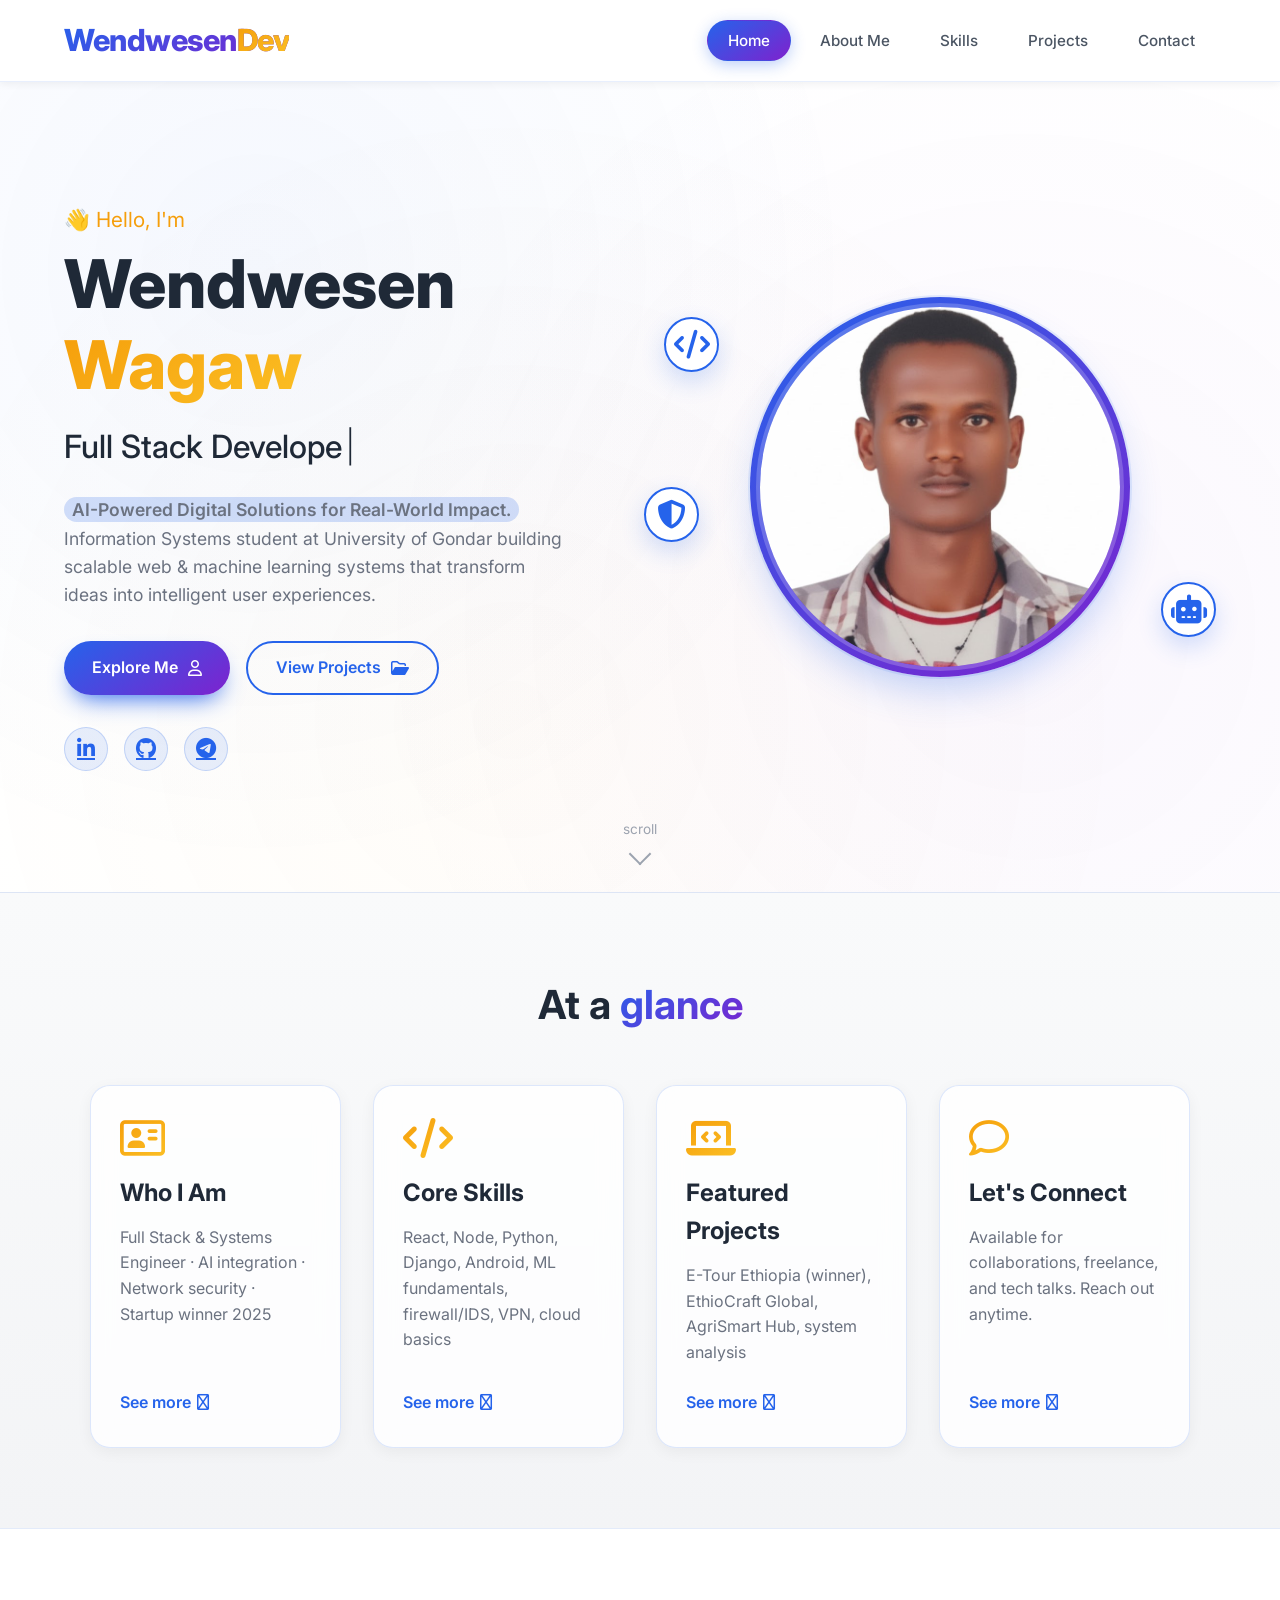
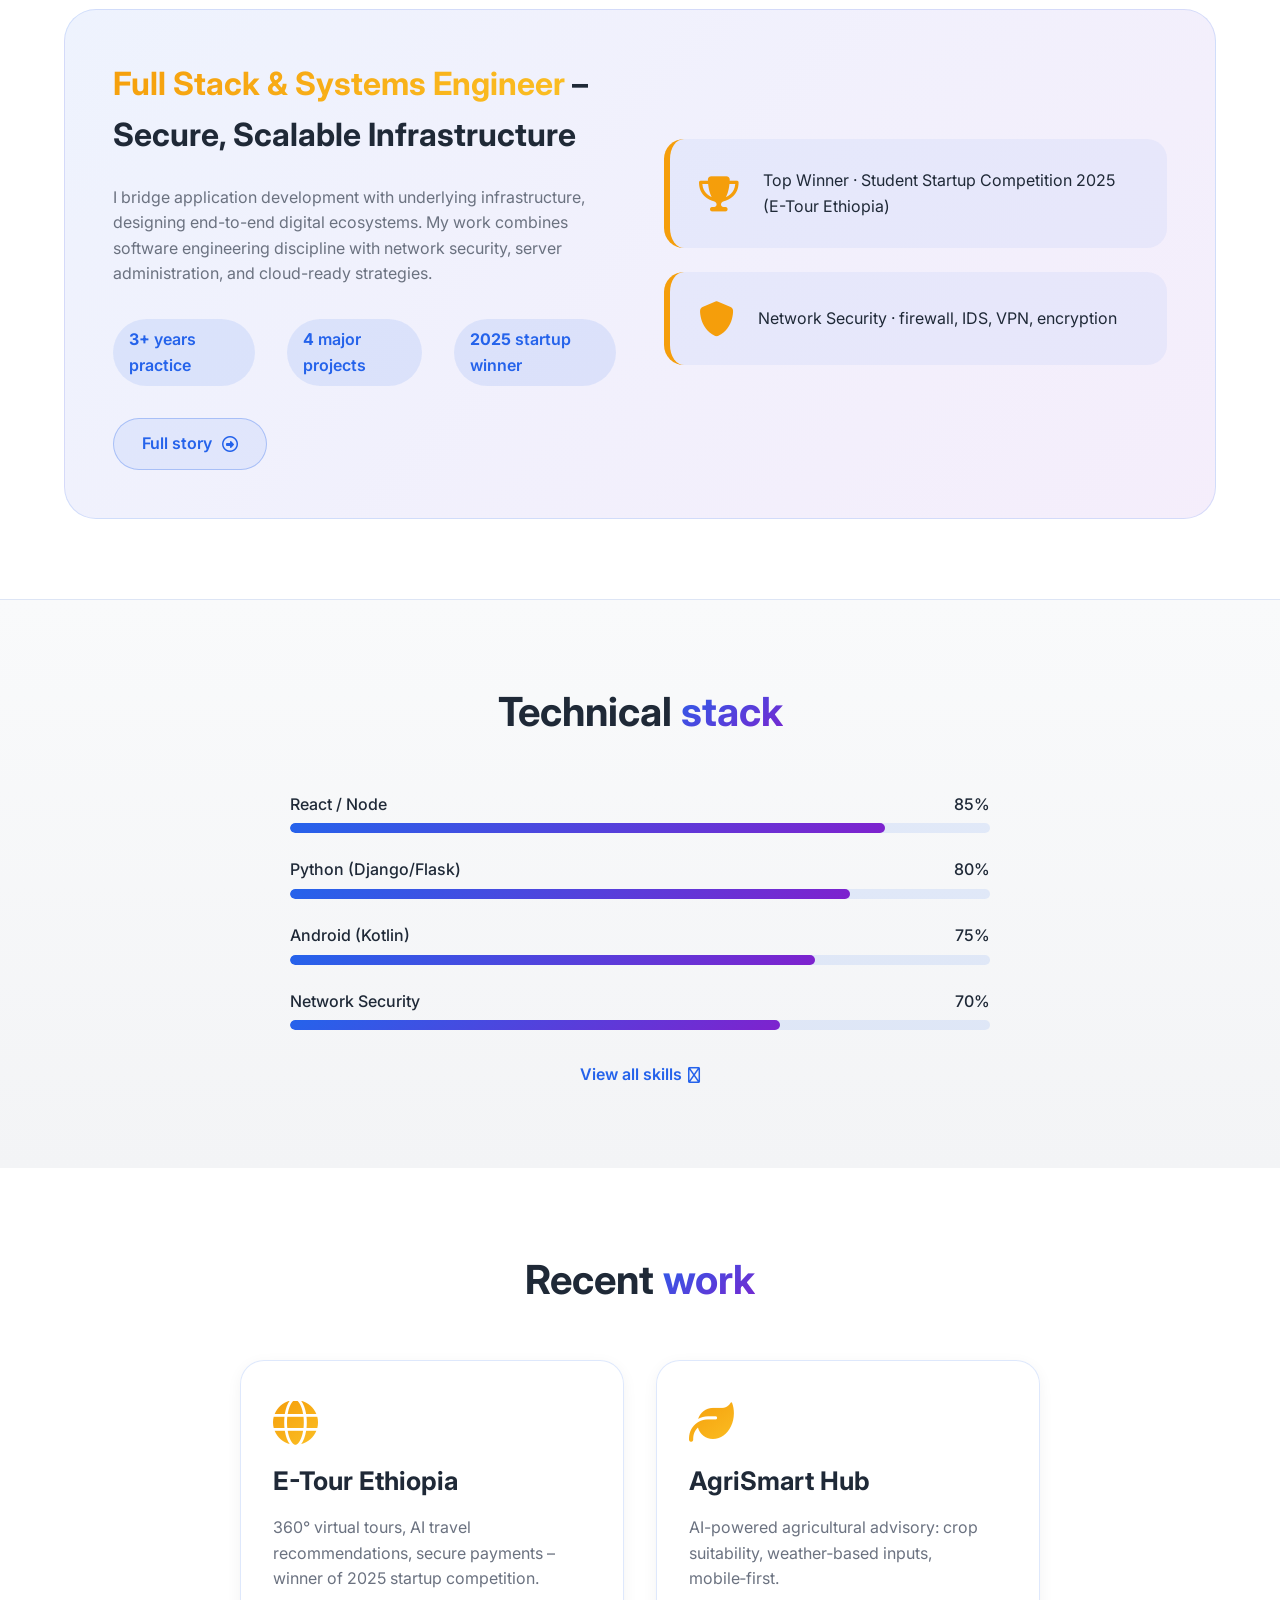
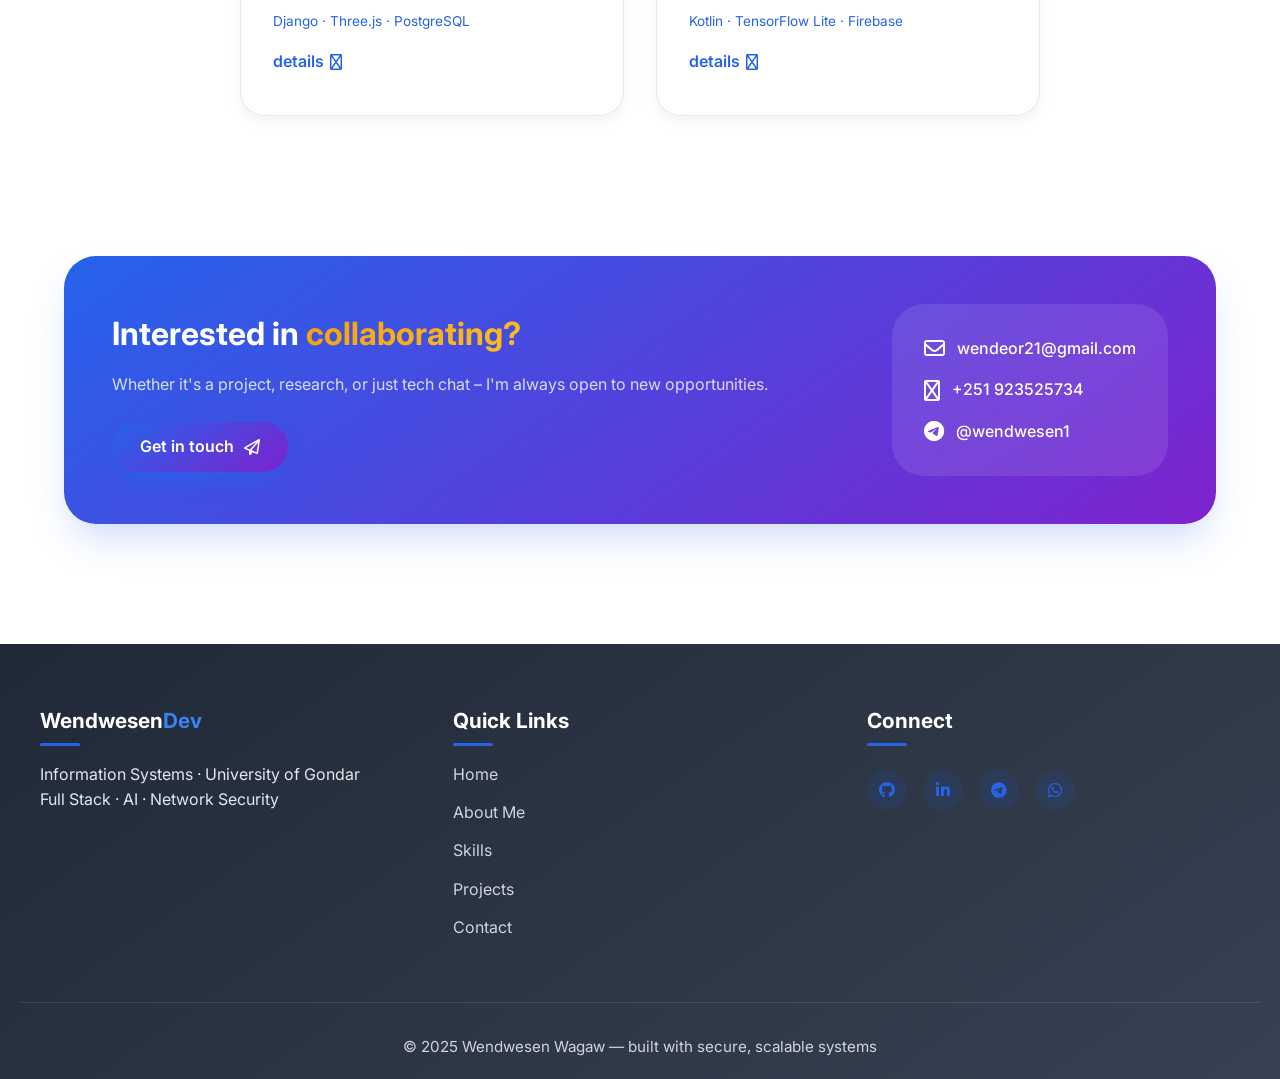
<file: home.html>
<!DOCTYPE html>
<html lang="en">

<head>
  <meta charset="UTF-8">
  <meta name="viewport" content="width=device-width, initial-scale=1.0">
  <title>Wendwesen Wagaw · Full Stack & Systems Engineer</title>
  <!-- ===== home.css ===== -->
  <link rel="stylesheet" href="home.css">
  <!-- Google Fonts & Font Awesome -->
  <link href="https://fonts.googleapis.com/css2?family=Inter:wght@300;400;500;600;700;800&display=swap"
    rel="stylesheet">
  <link rel="stylesheet" href="https://cdnjs.cloudflare.com/ajax/libs/font-awesome/6.4.0/css/all.min.css">
</head>

<body>
  <!-- NAVBAR (matches about/contact/projects) -->
  <nav class="navbar">
    <div class="logo">Wendwesen<span>Dev</span></div>
    <ul class="nav-links">
      <li><a href="home.html" class="active">Home</a></li>
      <li><a href="aboutme.html">About Me</a></li>
      <li><a href="skills.html">Skills</a></li>
      <li><a href="projects.html">Projects</a></li>
      <li><a href="contact.html">Contact</a></li>
    </ul>
    <div class="hamburger">
      <span></span><span></span><span></span>
    </div>
  </nav>

  <!-- HERO SECTION (refreshed, vibrant) -->
  <header class="hero">
    <div class="hero-content">
      <div class="hero-text">
        <div class="greeting">👋 Hello, I'm</div>
        <h1>Wendwesen <span class="gradient-text">Wagaw</span></h1>
        <div class="typed-wrapper">
          <span class="typed-text" id="typed"></span><span class="cursor">|</span>
        </div>
        <p class="hero-description">
          <span class="highlight-block">AI-Powered Digital Solutions for Real-World Impact.</span>
          Information Systems student at University of Gondar building scalable web & machine learning systems
          that transform ideas into intelligent user experiences.
        </p>
        <div class="hero-buttons">
          <a href="aboutme.html" class="btn btn-primary">Explore Me <i class="fa-regular fa-user"></i></a>
          <a href="projects.html" class="btn btn-outline">View Projects <i class="fa-regular fa-folder-open"></i></a>
        </div>
        <div class="social-links">
          <a href="https://www.linkedin.com/in/wendwesen-wagaw-0b482a38b" target="_blank" aria-label="LinkedIn"><i
              class="fab fa-linkedin-in"></i></a>
          <a href="#" target="_blank" aria-label="GitHub"><i class="fab fa-github"></i></a>
          <a href="https://t.me/wendwesen1" target="_blank" aria-label="Telegram"><i class="fab fa-telegram"></i></a>
        </div>
      </div>
      <div class="hero-image">
        <div class="image-ring">
          <img src="wen.jpg" alt="Wendwesen Wagaw" class="profile-photo">
        </div>
        <div class="floating-icons">
          <span><i class="fas fa-code"></i></span>
          <span><i class="fas fa-robot"></i></span>
          <span><i class="fas fa-shield-halved"></i></span>
        </div>
      </div>
    </div>
    <div class="scroll-indicator">
      <span>scroll</span>
      <div class="arrow"></div>
    </div>
  </header>

  <!-- ===== QUICK SUMMARY CARDS (with "see more" links to each page) ===== -->
  <section class="summary-section">
    <div class="container">
      <h2 class="section-title">At a <span class="gradient-text">glance</span></h2>
      <div class="summary-grid">
        <!-- About Me card -->
        <div class="summary-card">
          <div class="card-icon"><i class="fa-regular fa-address-card"></i></div>
          <h3>Who I Am</h3>
          <p>Full Stack & Systems Engineer · AI integration · Network security · Startup winner 2025</p>
          <a href="aboutme.html" class="card-link">See more <i class="fa-regular fa-arrow-right"></i></a>
        </div>
        <!-- Skills card -->
        <div class="summary-card">
          <div class="card-icon"><i class="fa-solid fa-code"></i></div>
          <h3>Core Skills</h3>
          <p>React, Node, Python, Django, Android, ML fundamentals, firewall/IDS, VPN, cloud basics</p>
          <a href="skills.html" class="card-link">See more <i class="fa-regular fa-arrow-right"></i></a>
        </div>
        <!-- Projects card -->
        <div class="summary-card">
          <div class="card-icon"><i class="fa-solid fa-laptop-code"></i></div>
          <h3>Featured Projects</h3>
          <p>E-Tour Ethiopia (winner), EthioCraft Global, AgriSmart Hub, system analysis</p>
          <a href="projects.html" class="card-link">See more <i class="fa-regular fa-arrow-right"></i></a>
        </div>
        <!-- Contact / Connect card -->
        <div class="summary-card">
          <div class="card-icon"><i class="fa-regular fa-comment"></i></div>
          <h3>Let's Connect</h3>
          <p>Available for collaborations, freelance, and tech talks. Reach out anytime.</p>
          <a href="contact.html" class="card-link">See more <i class="fa-regular fa-arrow-right"></i></a>
        </div>
      </div>
    </div>
  </section>

  <!-- ===== MINI ABOUT PREVIEW (like about page teaser) ===== -->
  <section class="mini-about">
    <div class="container">
      <div class="about-preview-grid">
        <div class="about-preview-text">
          <h2><span class="gradient-text">Full Stack & Systems Engineer</span> – Secure, Scalable Infrastructure</h2>
          <p>I bridge application development with underlying infrastructure, designing end-to-end digital ecosystems.
            My work combines software engineering discipline with network security, server administration, and
            cloud-ready strategies.</p>
          <div class="stats-mini">
            <div><strong>3+</strong> years practice</div>
            <div><strong>4</strong> major projects</div>
            <div><strong>2025</strong> startup winner</div>
          </div>
          <a href="aboutme.html" class="btn btn-secondary">Full story <i class="fa-regular fa-circle-right"></i></a>
        </div>
        <div class="about-preview-highlight">
          <div class="highlight-card">
            <i class="fa-solid fa-trophy"></i>
            <p>Top Winner · Student Startup Competition 2025 (E-Tour Ethiopia)</p>
          </div>
          <div class="highlight-card">
            <i class="fa-solid fa-shield"></i>
            <p>Network Security · firewall, IDS, VPN, encryption</p>
          </div>
        </div>
      </div>
    </div>
  </section>

  <!-- ===== SKILLS PREVIEW (compact, with progress bars) ===== -->
  <section class="skills-preview">
    <div class="container">
      <h2 class="section-title">Technical <span class="gradient-text">stack</span></h2>
      <div class="skills-mini-grid">
        <div class="skill-mini-item">
          <div class="skill-header"><span>React / Node</span> <span>85%</span></div>
          <div class="skill-bar-bg">
            <div class="skill-bar-fill" style="width:85%"></div>
          </div>
        </div>
        <div class="skill-mini-item">
          <div class="skill-header"><span>Python (Django/Flask)</span> <span>80%</span></div>
          <div class="skill-bar-bg">
            <div class="skill-bar-fill" style="width:80%"></div>
          </div>
        </div>
        <div class="skill-mini-item">
          <div class="skill-header"><span>Android (Kotlin)</span> <span>75%</span></div>
          <div class="skill-bar-bg">
            <div class="skill-bar-fill" style="width:75%"></div>
          </div>
        </div>
        <div class="skill-mini-item">
          <div class="skill-header"><span>Network Security</span> <span>70%</span></div>
          <div class="skill-bar-bg">
            <div class="skill-bar-fill" style="width:70%"></div>
          </div>
        </div>
      </div>
      <div class="center-link">
        <a href="skills.html" class="card-link">View all skills <i class="fa-regular fa-arrow-right"></i></a>
      </div>
    </div>
  </section>

  <!-- ===== PROJECT TEASER (two featured projects) ===== -->
  <section class="projects-teaser">
    <div class="container">
      <h2 class="section-title">Recent <span class="gradient-text">work</span></h2>
      <div class="teaser-grid">
        <div class="teaser-card">
          <div class="teaser-icon"><i class="fa-solid fa-globe"></i></div>
          <h3>E-Tour Ethiopia</h3>
          <p>360° virtual tours, AI travel recommendations, secure payments – winner of 2025 startup competition.</p>
          <div class="tech-badge">Django · Three.js · PostgreSQL</div>
          <a href="projects.html" class="card-link">details <i class="fa-regular fa-arrow-right"></i></a>
        </div>
        <div class="teaser-card">
          <div class="teaser-icon"><i class="fa-solid fa-leaf"></i></div>
          <h3>AgriSmart Hub</h3>
          <p>AI-powered agricultural advisory: crop suitability, weather‑based inputs, mobile‑first.</p>
          <div class="tech-badge">Kotlin · TensorFlow Lite · Firebase</div>
          <a href="projects.html" class="card-link">details <i class="fa-regular fa-arrow-right"></i></a>
        </div>
      </div>
    </div>
  </section>

  <!-- ===== CONTACT / CONNECT PREVIEW ===== -->
  <section class="connect-preview">
    <div class="container">
      <div class="connect-card">
        <div class="connect-text">
          <h2>Interested in <span class="gradient-text">collaborating?</span></h2>
          <p>Whether it's a project, research, or just tech chat – I'm always open to new opportunities.</p>
          <a href="contact.html" class="btn btn-primary">Get in touch <i class="fa-regular fa-paper-plane"></i></a>
        </div>
        <div class="connect-quick">
          <div><i class="fa-regular fa-envelope"></i> wendeor21@gmail.com</div>
          <div><i class="fa-regular fa-phone"></i> +251 923525734</div>
          <div><i class="fa-brands fa-telegram"></i> @wendwesen1</div>
        </div>
      </div>
    </div>
  </section>

  <!-- FOOTER (exact match from other pages) -->
  <footer>
    <div class="footer-content">
      <div class="footer-col">
        <h3>Wendwesen<span>Dev</span></h3>
        <p>Information Systems · University of Gondar</p>
        <p>Full Stack · AI · Network Security</p>
      </div>
      <div class="footer-col">
        <h3>Quick Links</h3>
        <a href="home.html">Home</a>
        <a href="aboutme.html">About Me</a>
        <a href="skills.html">Skills</a>
        <a href="projects.html">Projects</a>
        <a href="contact.html">Contact</a>
      </div>
      <div class="footer-col">
        <h3>Connect</h3>
        <div class="footer-social">
          <a href="https://github.com/wendeor21-ai" aria-label="GitHub"><i class="fab fa-github"></i></a>
          <a href="https://www.linkedin.com/in/wendwesen-wagaw-0b482a38b" target="_blank" aria-label="LinkedIn"><i
              class="fab fa-linkedin-in"></i></a>
          <a href="https://t.me/wendwesen1" target="_blank" aria-label="Telegram"><i class="fab fa-telegram"></i></a>
            <a href="https://wa.me/251914225724" target="_blank" aria-label="WhatsApp"><i class="fab fa-whatsapp"></i></a>
        </div>
      </div>
    </div>
    <p class="footer-bottom">© 2025 Wendwesen Wagaw — built with secure, scalable systems</p>
  </footer>

  <!-- scripts -->
  <script>
    // mobile menu toggle
    const hamburger = document.querySelector('.hamburger');
    const navLinks = document.querySelector('.nav-links');
    hamburger.addEventListener('click', () => {
      navLinks.classList.toggle('active');
      hamburger.classList.toggle('active');
    });
    // close on link click
    document.querySelectorAll('.nav-links a').forEach(link => {
      link.addEventListener('click', () => navLinks.classList.remove('active'));
    });

    // simple typed effect
    const typedSpan = document.getElementById('typed');
    const phrases = ['Full Stack Developer', 'Systems Engineer', 'AI Enthusiast', 'Startup Winner'];
    let i = 0;
    let j = 0;
    let currentPhrase = [];
    let isDeleting = false;
    let isEnd = false;

    function loop() {
      isEnd = false;
      typedSpan.innerHTML = currentPhrase.join('');
      if (i < phrases.length) {
        if (!isDeleting && j <= phrases[i].length) {
          currentPhrase.push(phrases[i][j]);
          j++;
        }
        if (isDeleting && j <= phrases[i].length) {
          currentPhrase.pop();
          j--;
        }
        if (j == phrases[i].length) {
          isEnd = true;
          isDeleting = true;
        }
        if (isDeleting && j === 0) {
          currentPhrase = [];
          isDeleting = false;
          i++;
          if (i == phrases.length) i = 0;
        }
      }
      setTimeout(loop, isEnd ? 1500 : isDeleting ? 60 : 100);
    }
    loop();
  </script>
</body>

</html>
</file>
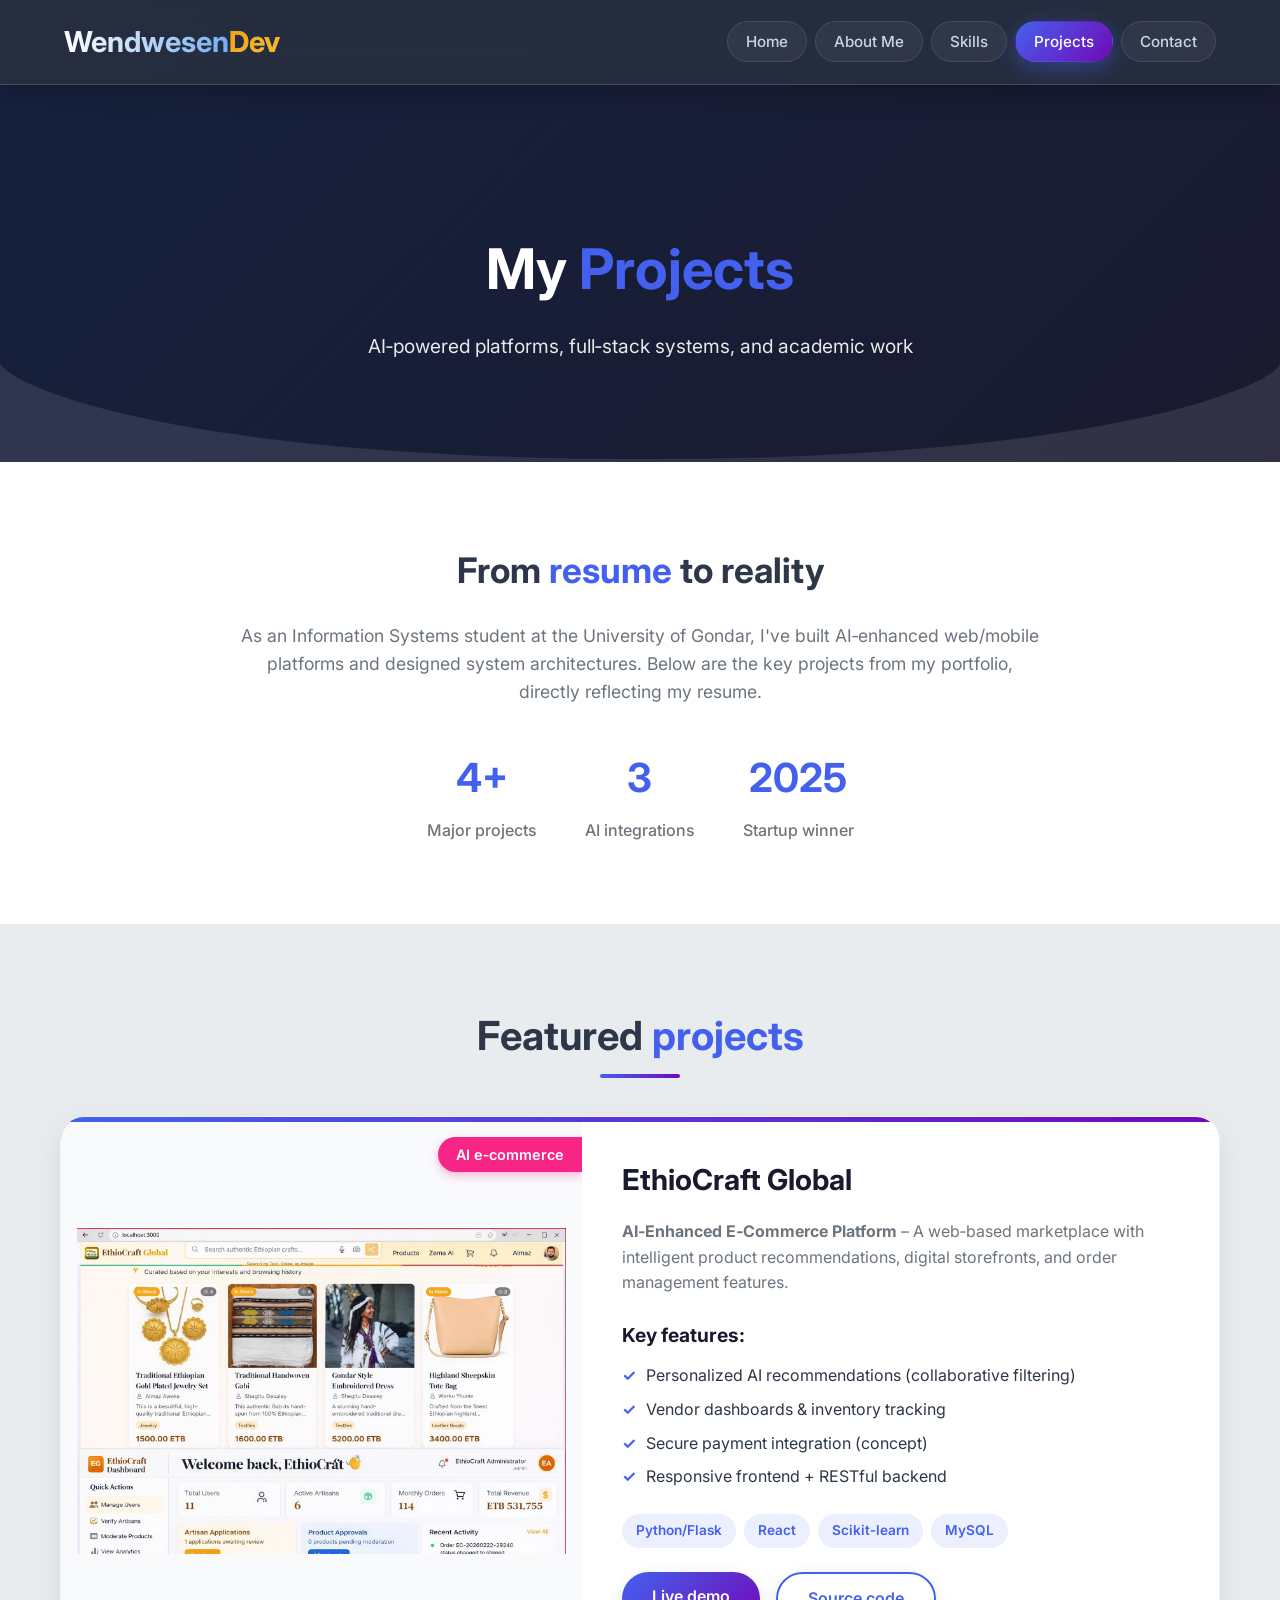
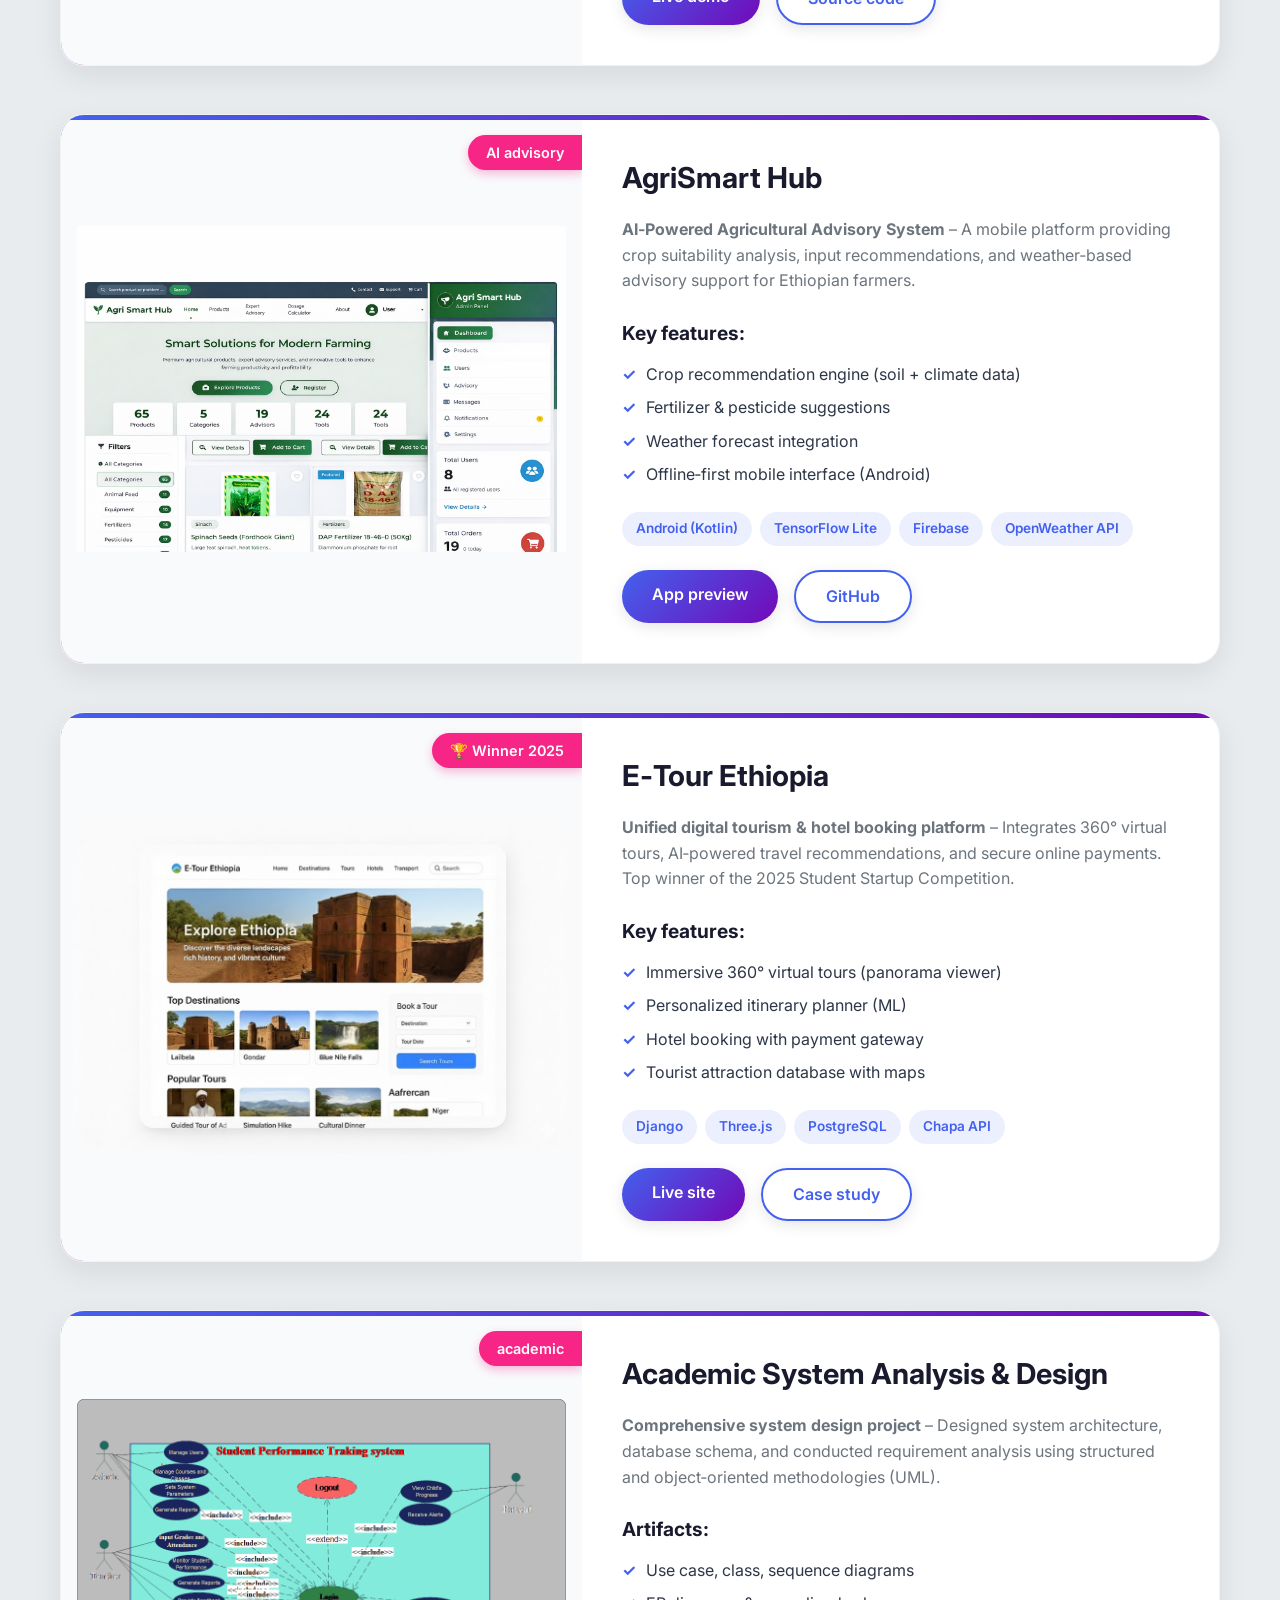
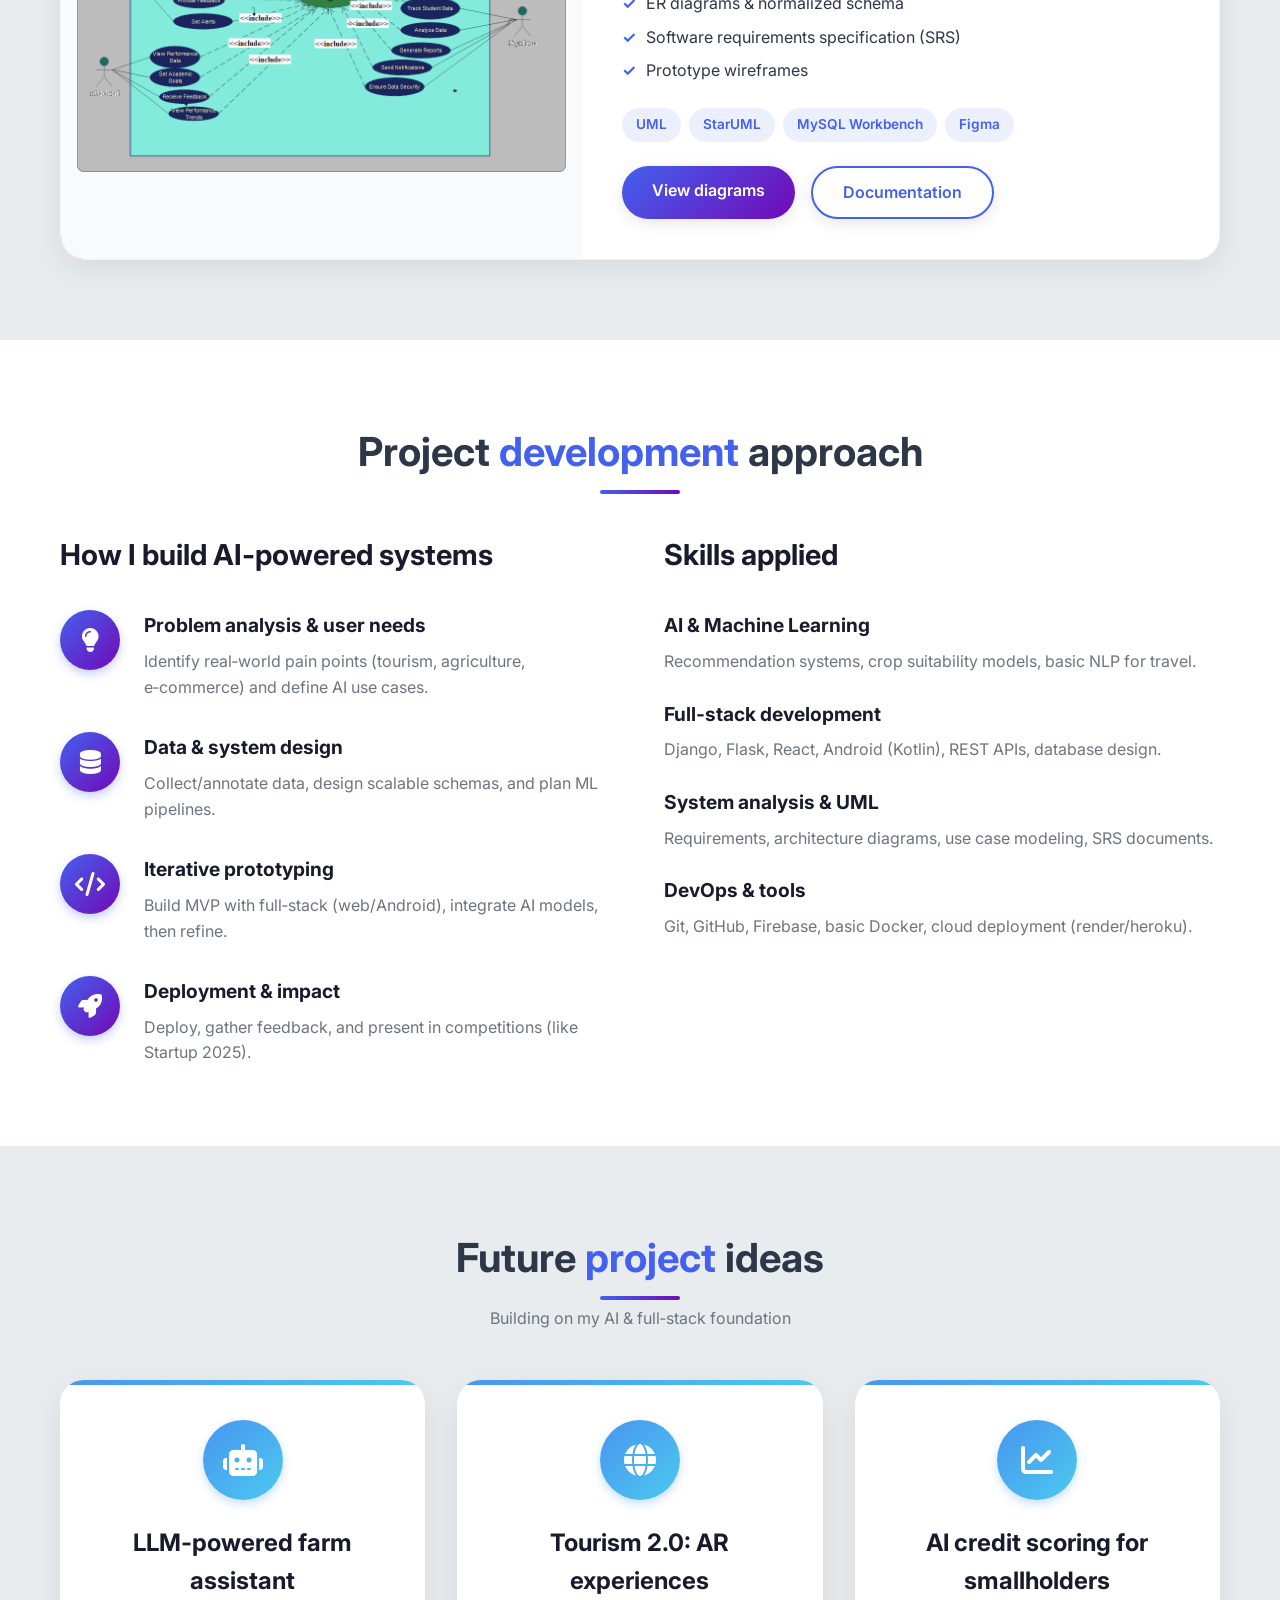
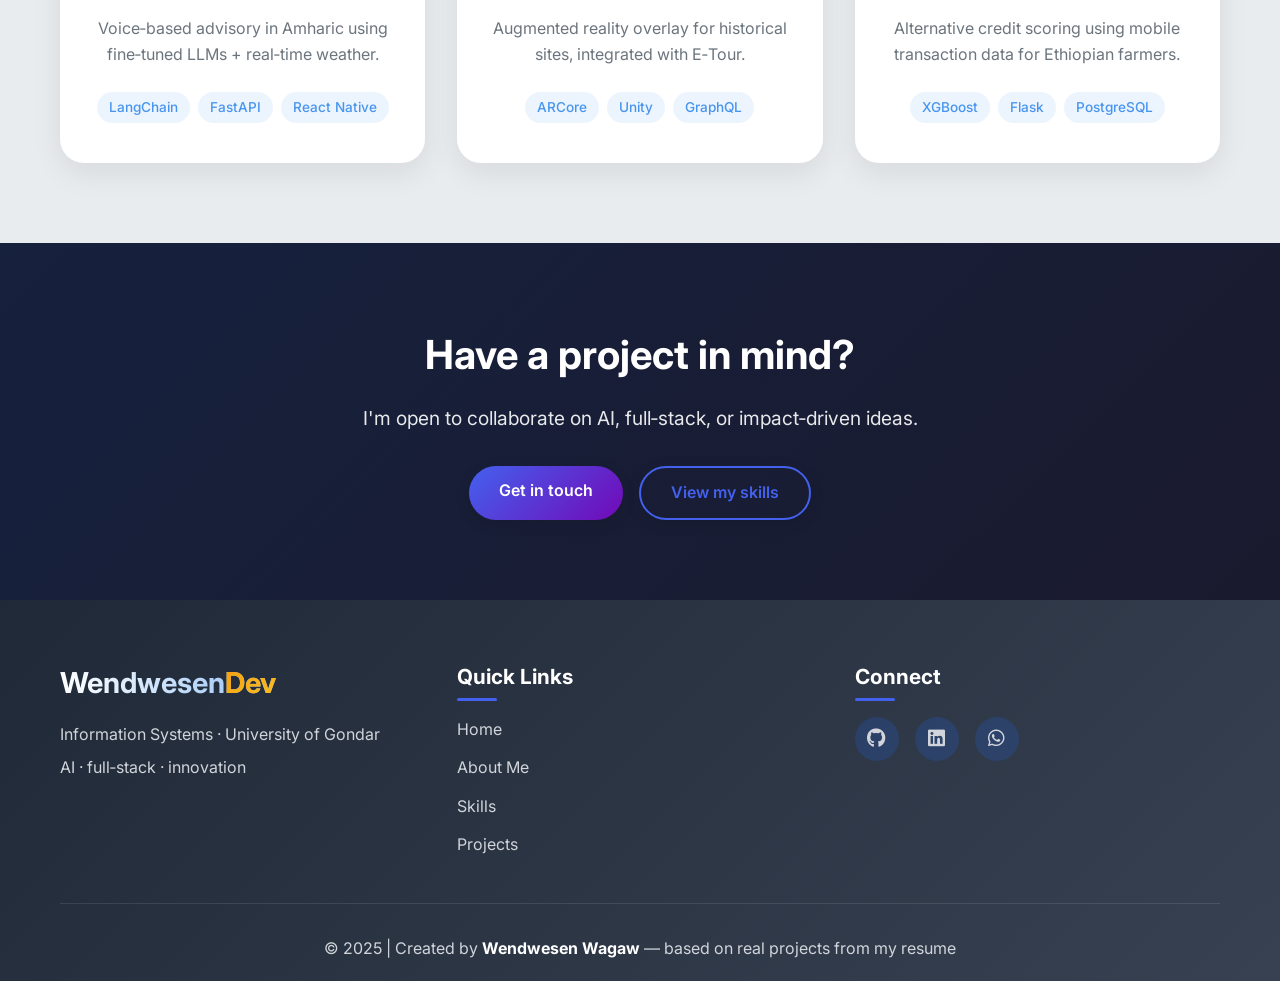
<file: projects.html>
<!DOCTYPE html>
<html lang="en">

<head>
  <meta charset="UTF-8">
  <meta name="viewport" content="width=device-width, initial-scale=1.0">
  <title>Projects | Wendwesen Wagaw · AI & Full‑Stack</title>
  <!-- External CSS -->
  <link rel="stylesheet" href="projects.css">
  <!-- Google Fonts & Font Awesome -->
  <link href="https://fonts.googleapis.com/css2?family=Inter:wght@300;400;500;600;700;800&display=swap"
    rel="stylesheet">
  <link rel="stylesheet" href="https://cdnjs.cloudflare.com/ajax/libs/font-awesome/6.4.0/css/all.min.css">
</head>

<body>
  <!-- NAVBAR -->
  <nav class="navbar">
    <div class="logo">Wendwesen<span>Dev</span></div>
    <ul class="nav-links">
      <li><a href="index.html">Home</a></li>
      <li><a href="aboutme.html">About Me</a></li>
      <li><a href="skills.html">Skills</a></li>
      <li><a href="projects.html" class="active">Projects</a></li>
      <li><a href="contact.html">Contact</a></li>
    </ul>
    <div class="hamburger">
      <span></span><span></span><span></span>
    </div>
  </nav>

  <!-- HERO SECTION -->
  <header class="projects-hero">
    <div class="container">
      <h1>My <span class="highlight">Projects</span></h1>
      <p>AI‑powered platforms, full‑stack systems, and academic work</p>
    </div>
  </header>

  <!-- INTRO SECTION -->
  <section class="projects-intro">
    <div class="container">
      <div class="intro-content">
        <h2>From <span class="highlight">resume</span> to reality</h2>
        <p>As an Information Systems student at the University of Gondar, I've built AI‑enhanced web/mobile platforms
          and designed system architectures. Below are the key projects from my portfolio, directly reflecting my
          resume.</p>
        <div class="intro-stats">
          <div class="stat">
            <div class="stat-number">4+</div>
            <div class="stat-label">Major projects</div>
          </div>
          <div class="stat">
            <div class="stat-number">3</div>
            <div class="stat-label">AI integrations</div>
          </div>
          <div class="stat">
            <div class="stat-number">2025</div>
            <div class="stat-label">Startup winner</div>
          </div>
        </div>
      </div>
    </div>
  </section>

  <!-- FEATURED PROJECTS GRID - ALL IMAGES FULLY VISIBLE -->
  <section class="featured-projects">
    <div class="container">
      <h2 class="section-title">Featured <span class="highlight">projects</span></h2>

      <div class="projects-grid">
        <!-- 1. EthioCraft Global -->
        <div class="project-card">
          <div class="project-image">
            <div class="image-wrapper">
              <img src="EthioCrafts.png" alt="EthioCraft Global dashboard preview"
                onerror="this.src='https://via.placeholder.com/600x400/2563EB/ffffff?text=EthioCraft+Global'">
              <div class="image-overlay">
                <span class="overlay-text">AI E-Commerce</span>
              </div>
            </div>
            <div class="project-status">AI e‑commerce</div>
          </div>
          <div class="project-content">
            <h3>EthioCraft Global</h3>
            <p><strong>AI‑Enhanced E‑Commerce Platform</strong> – A web‑based marketplace with intelligent product
              recommendations, digital storefronts, and order management features.</p>
            <div class="project-details">
              <h4>Key features:</h4>
              <ul>
                <li>Personalized AI recommendations (collaborative filtering)</li>
                <li>Vendor dashboards & inventory tracking</li>
                <li>Secure payment integration (concept)</li>
                <li>Responsive frontend + RESTful backend</li>
              </ul>
            </div>
            <div class="tech-tags">
              <span class="tech-tag">Python/Flask</span>
              <span class="tech-tag">React</span>
              <span class="tech-tag">Scikit‑learn</span>
              <span class="tech-tag">MySQL</span>
            </div>
            <div class="project-links">
              <a href="#" class="btn btn-primary">Live demo</a>
              <a href="#" class="btn btn-secondary">Source code</a>
            </div>
          </div>
        </div>

        <!-- 2. AgriSmart Hub -->
        <div class="project-card">
          <div class="project-image">
            <div class="image-wrapper">
              <img src="AgriSnartHub.png" alt="AgriSmart Hub mobile interface"
                onerror="this.src='https://via.placeholder.com/600x400/10b981/ffffff?text=AgriSmart+Hub'">
              <div class="image-overlay">
                <span class="overlay-text">AI Advisory</span>
              </div>
            </div>
            <div class="project-status">AI advisory</div>
          </div>
          <div class="project-content">
            <h3>AgriSmart Hub</h3>
            <p><strong>AI‑Powered Agricultural Advisory System</strong> – A mobile platform providing crop suitability
              analysis, input recommendations, and weather‑based advisory support for Ethiopian farmers.</p>
            <div class="project-details">
              <h4>Key features:</h4>
              <ul>
                <li>Crop recommendation engine (soil + climate data)</li>
                <li>Fertilizer & pesticide suggestions</li>
                <li>Weather forecast integration</li>
                <li>Offline‑first mobile interface (Android)</li>
              </ul>
            </div>
            <div class="tech-tags">
              <span class="tech-tag">Android (Kotlin)</span>
              <span class="tech-tag">TensorFlow Lite</span>
              <span class="tech-tag">Firebase</span>
              <span class="tech-tag">OpenWeather API</span>
            </div>
            <div class="project-links">
              <a href="#" class="btn btn-primary">App preview</a>
              <a href="#" class="btn btn-secondary">GitHub</a>
            </div>
          </div>
        </div>

        <!-- 3. E‑Tour Ethiopia (startup winner) - FIXED IMAGE -->
        <div class="project-card">
          <div class="project-image">
            <div class="image-wrapper">
              <img src="E-tourEthopia.jpg" alt="E-Tour Ethiopia 360° preview"
                onerror="this.src='https://via.placeholder.com/600x400/f59e0b/ffffff?text=E-Tour+Ethiopia'">
              <div class="image-overlay">
                <span class="overlay-text">🏆 Winner 2025</span>
              </div>
            </div>
            <div class="project-status">🏆 Winner 2025</div>
          </div>
          <div class="project-content">
            <h3>E‑Tour Ethiopia</h3>
            <p><strong>Unified digital tourism & hotel booking platform</strong> – Integrates 360° virtual tours,
              AI‑powered travel recommendations, and secure online payments. Top winner of the 2025 Student Startup
              Competition.</p>
            <div class="project-details">
              <h4>Key features:</h4>
              <ul>
                <li>Immersive 360° virtual tours (panorama viewer)</li>
                <li>Personalized itinerary planner (ML)</li>
                <li>Hotel booking with payment gateway</li>
                <li>Tourist attraction database with maps</li>
              </ul>
            </div>
            <div class="tech-tags">
              <span class="tech-tag">Django</span>
              <span class="tech-tag">Three.js</span>
              <span class="tech-tag">PostgreSQL</span>
              <span class="tech-tag">Chapa API</span>
            </div>
            <div class="project-links">
              <a href="#" class="btn btn-primary">Live site</a>
              <a href="#" class="btn btn-secondary">Case study</a>
            </div>
          </div>
        </div>

        <!-- 4. Academic System Analysis & Design Project -->
        <div class="project-card">
          <div class="project-image">
            <div class="image-wrapper">
              <img src="sad.png" alt="UML diagrams & system architecture"
                onerror="this.src='https://via.placeholder.com/600x400/8b5cf6/ffffff?text=System+Analysis'">
              <div class="image-overlay">
                <span class="overlay-text">System Design</span>
              </div>
            </div>
            <div class="project-status">academic</div>
          </div>
          <div class="project-content">
            <h3>Academic System Analysis & Design</h3>
            <p><strong>Comprehensive system design project</strong> – Designed system architecture, database schema, and
              conducted requirement analysis using structured and object‑oriented methodologies (UML).</p>
            <div class="project-details">
              <h4>Artifacts:</h4>
              <ul>
                <li>Use case, class, sequence diagrams</li>
                <li>ER diagrams & normalized schema</li>
                <li>Software requirements specification (SRS)</li>
                <li>Prototype wireframes</li>
              </ul>
            </div>
            <div class="tech-tags">
              <span class="tech-tag">UML</span>
              <span class="tech-tag">StarUML</span>
              <span class="tech-tag">MySQL Workbench</span>
              <span class="tech-tag">Figma</span>
            </div>
            <div class="project-links">
              <a href="#" class="btn btn-primary">View diagrams</a>
              <a href="#" class="btn btn-secondary">Documentation</a>
            </div>
          </div>
        </div>
      </div>
    </div>
  </section>

  <!-- DEVELOPMENT APPROACH -->
  <section class="project-showcase">
    <div class="container">
      <h2 class="section-title">Project <span class="highlight">development</span> approach</h2>
      <div class="showcase-content">
        <div class="development-process">
          <h3>How I build AI‑powered systems</h3>
          <div class="process-steps">
            <div class="step">
              <div class="step-icon"><i class="fas fa-lightbulb"></i></div>
              <div class="step-content">
                <h4>Problem analysis & user needs</h4>
                <p>Identify real‑world pain points (tourism, agriculture, e‑commerce) and define AI use cases.</p>
              </div>
            </div>
            <div class="step">
              <div class="step-icon"><i class="fas fa-database"></i></div>
              <div class="step-content">
                <h4>Data & system design</h4>
                <p>Collect/annotate data, design scalable schemas, and plan ML pipelines.</p>
              </div>
            </div>
            <div class="step">
              <div class="step-icon"><i class="fas fa-code"></i></div>
              <div class="step-content">
                <h4>Iterative prototyping</h4>
                <p>Build MVP with full‑stack (web/Android), integrate AI models, then refine.</p>
              </div>
            </div>
            <div class="step">
              <div class="step-icon"><i class="fas fa-rocket"></i></div>
              <div class="step-content">
                <h4>Deployment & impact</h4>
                <p>Deploy, gather feedback, and present in competitions (like Startup 2025).</p>
              </div>
            </div>
          </div>
        </div>
        <div class="skills-applied">
          <h3>Skills applied</h3>
          <div class="skills-list">
            <div class="applied-skill">
              <h4>AI & Machine Learning</h4>
              <p>Recommendation systems, crop suitability models, basic NLP for travel.</p>
            </div>
            <div class="applied-skill">
              <h4>Full‑stack development</h4>
              <p>Django, Flask, React, Android (Kotlin), REST APIs, database design.</p>
            </div>
            <div class="applied-skill">
              <h4>System analysis & UML</h4>
              <p>Requirements, architecture diagrams, use case modeling, SRS documents.</p>
            </div>
            <div class="applied-skill">
              <h4>DevOps & tools</h4>
              <p>Git, GitHub, Firebase, basic Docker, cloud deployment (render/heroku).</p>
            </div>
          </div>
        </div>
      </div>
    </div>
  </section>

  <!-- FUTURE PROJECTS -->
  <section class="future-projects">
    <div class="container">
      <h2 class="section-title">Future <span class="highlight">project</span> ideas</h2>
      <p class="section-subtitle">Building on my AI & full‑stack foundation</p>
      <div class="future-grid">
        <div class="future-card">
          <div class="future-icon"><i class="fas fa-robot"></i></div>
          <h3>LLM‑powered farm assistant</h3>
          <p>Voice‑based advisory in Amharic using fine‑tuned LLMs + real‑time weather.</p>
          <div class="future-tech"><span>LangChain</span><span>FastAPI</span><span>React Native</span></div>
        </div>
        <div class="future-card">
          <div class="future-icon"><i class="fas fa-globe"></i></div>
          <h3>Tourism 2.0: AR experiences</h3>
          <p>Augmented reality overlay for historical sites, integrated with E‑Tour.</p>
          <div class="future-tech"><span>ARCore</span><span>Unity</span><span>GraphQL</span></div>
        </div>
        <div class="future-card">
          <div class="future-icon"><i class="fas fa-chart-line"></i></div>
          <h3>AI credit scoring for smallholders</h3>
          <p>Alternative credit scoring using mobile transaction data for Ethiopian farmers.</p>
          <div class="future-tech"><span>XGBoost</span><span>Flask</span><span>PostgreSQL</span></div>
        </div>
      </div>
    </div>
  </section>

  <!-- CTA SECTION -->
  <section class="projects-cta">
    <div class="container">
      <h2>Have a project in mind?</h2>
      <p>I'm open to collaborate on AI, full‑stack, or impact‑driven ideas.</p>
      <div class="cta-buttons">
        <a href="contact.html" class="btn btn-primary">Get in touch</a>
        <a href="skills.html" class="btn btn-secondary">View my skills</a>
      </div>
    </div>
  </section>

  <!-- FOOTER -->
  <footer>
    <div class="container">
      <div class="footer-content">
        <div class="footer-info">
          <div class="footer-logo">Wendwesen<span>Dev</span></div>
          <p>Information Systems · University of Gondar</p>
          <p>AI · full‑stack · innovation</p>
        </div>
        <div class="footer-links">
          <h3>Quick Links</h3>
          <ul>
            <li><a href="home.html">Home</a></li>
            <li><a href="aboutme.html">About Me</a></li>
            <li><a href="skills.html">Skills</a></li>
            <li><a href="projects.html">Projects</a></li>
          </ul>
        </div>
        <div class="footer-social">
          <h3>Connect</h3>
          <div class="social-icons">
            <a href="https://github.com/wendeor21-ai" target="_blank"><i class="fab fa-github"></i></a>
            <a href="https://www.linkedin.com/in/wendwesen-wagaw-1b9b4a1b7/" target="_blank"><i
                class="fab fa-linkedin"></i></a>
            <a href="https://wa.me/251914225724" target="_blank"><i class="fab fa-whatsapp"></i></a>
          </div>
        </div>
      </div>
      <div class="footer-bottom">
        <p>© 2025 | Created by <strong>Wendwesen Wagaw</strong> — based on real projects from my resume</p>
      </div>
    </div>
  </footer>

  <script>
    // Mobile menu toggle
    const hamburger = document.querySelector(".hamburger");
    const navLinks = document.querySelector(".nav-links");

    hamburger.addEventListener("click", () => {
      navLinks.classList.toggle("active");
      hamburger.classList.toggle("active");
    });

    // Close menu on link click
    document.querySelectorAll('.nav-links a').forEach(link => {
      link.addEventListener('click', () => {
        navLinks.classList.remove('active');
        hamburger.classList.remove('active');
      });
    });

    // Project card animation on scroll
    const projectCards = document.querySelectorAll('.project-card');
    const observerOptions = { threshold: 0.1, rootMargin: '0px 0px -50px 0px' };

    const observer = new IntersectionObserver((entries) => {
      entries.forEach(entry => {
        if (entry.isIntersecting) {
          entry.target.style.opacity = '1';
          entry.target.style.transform = 'translateY(0)';
        }
      });
    }, observerOptions);

    projectCards.forEach(card => {
      card.style.opacity = '0';
      card.style.transform = 'translateY(20px)';
      card.style.transition = 'opacity 0.5s ease, transform 0.5s ease';
      observer.observe(card);
    });
  </script>
</body>

</html>
</file>
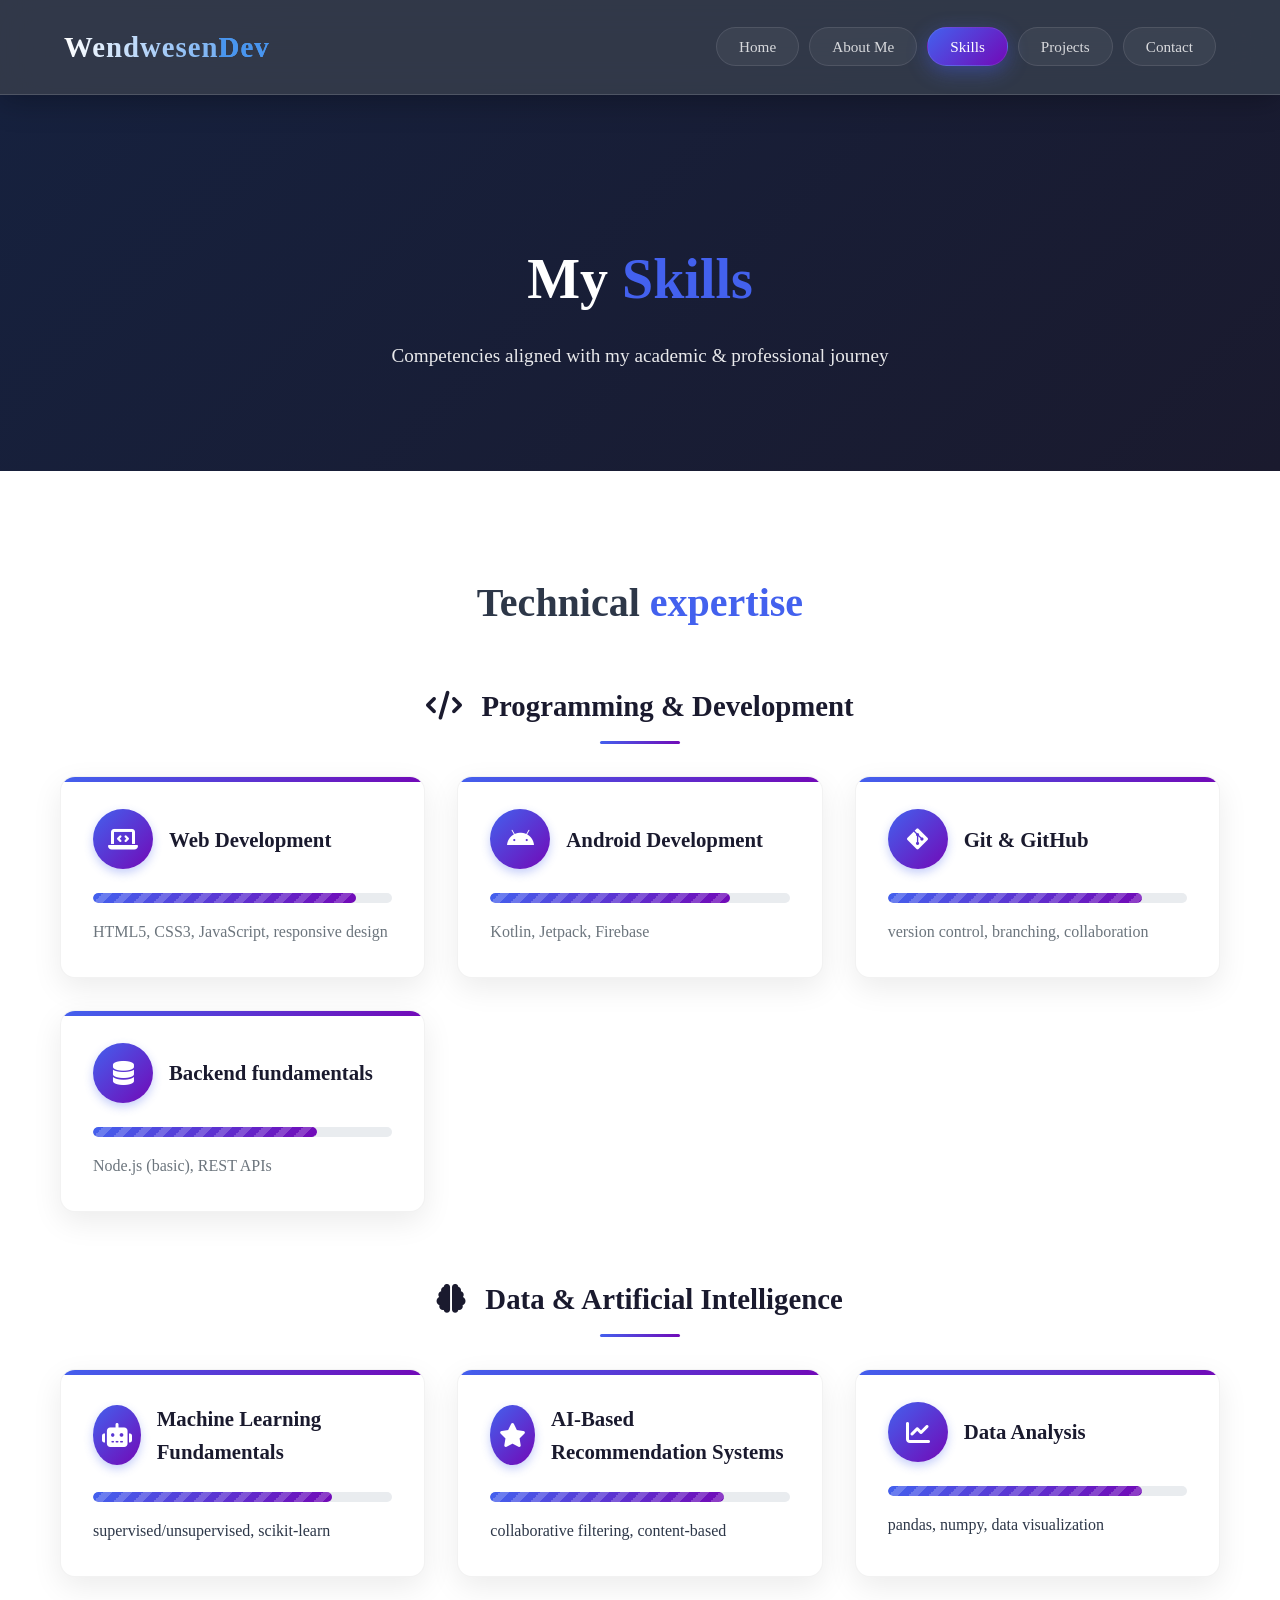
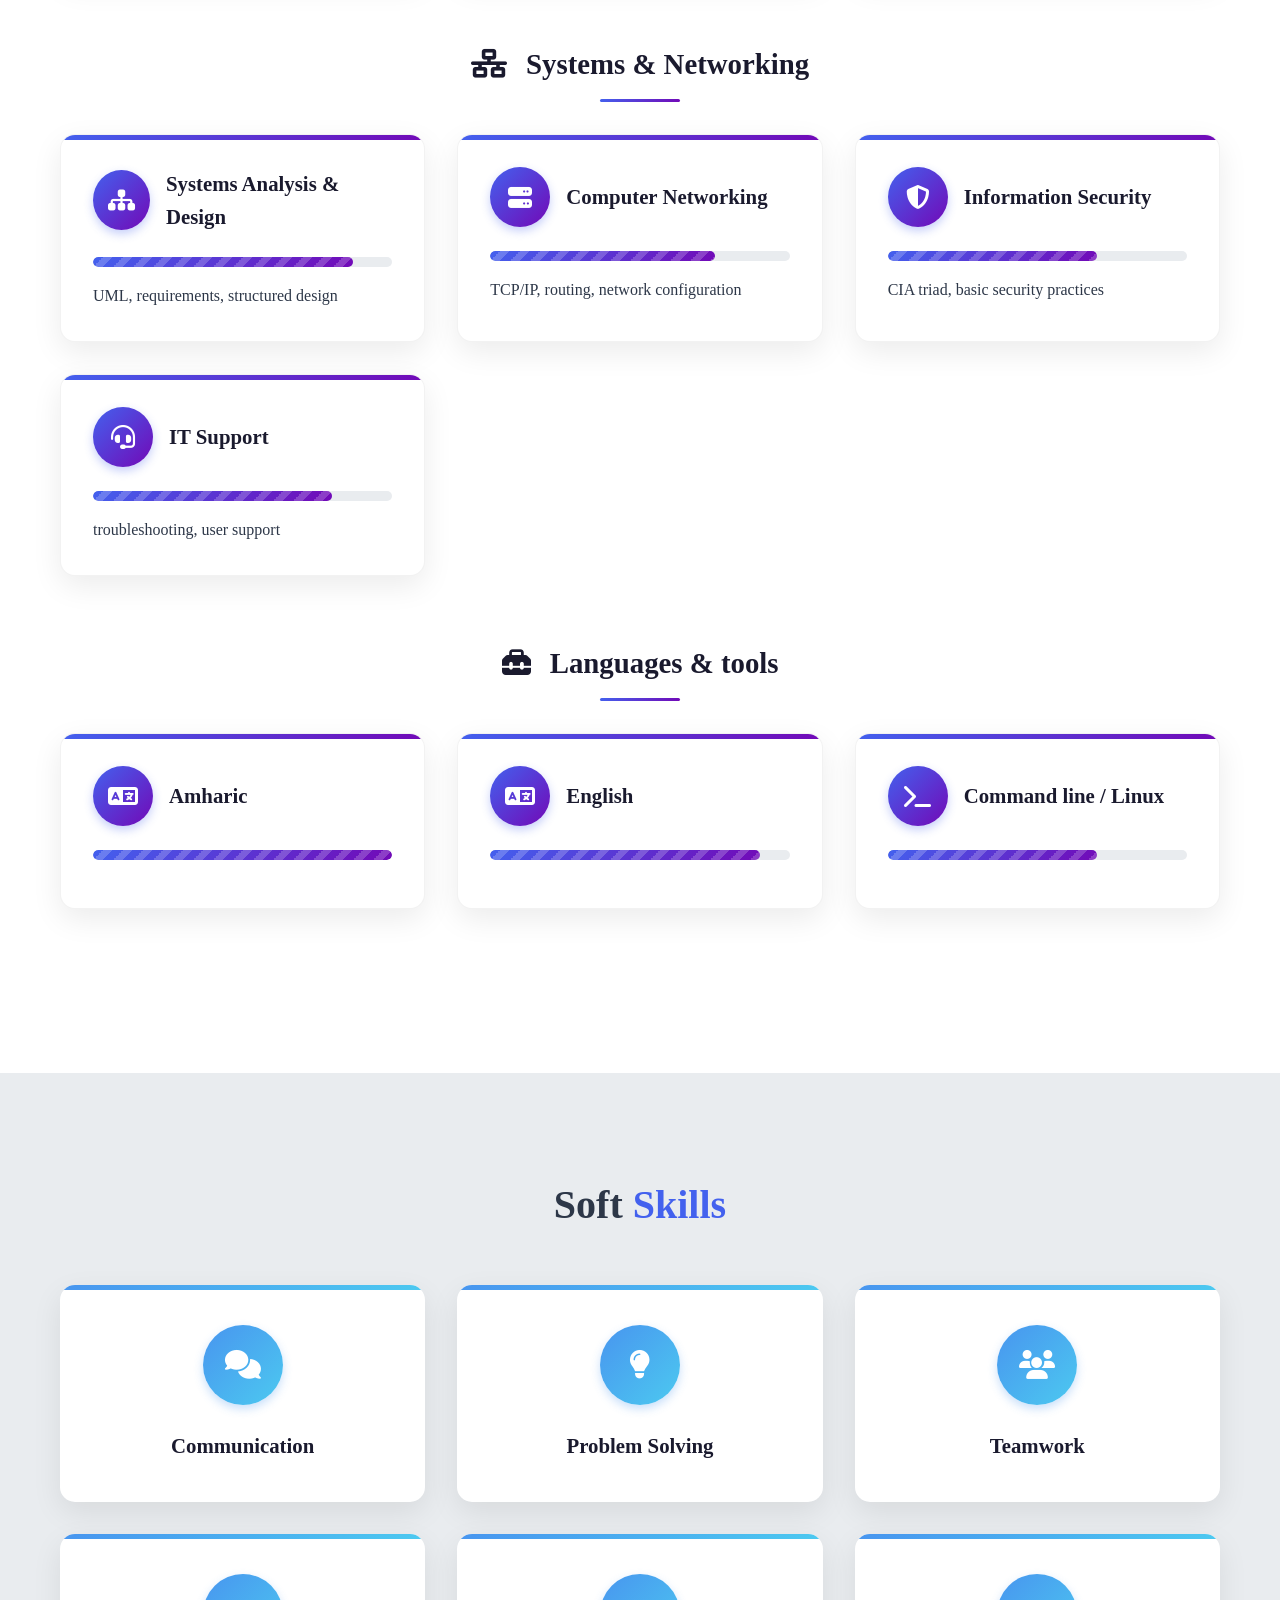
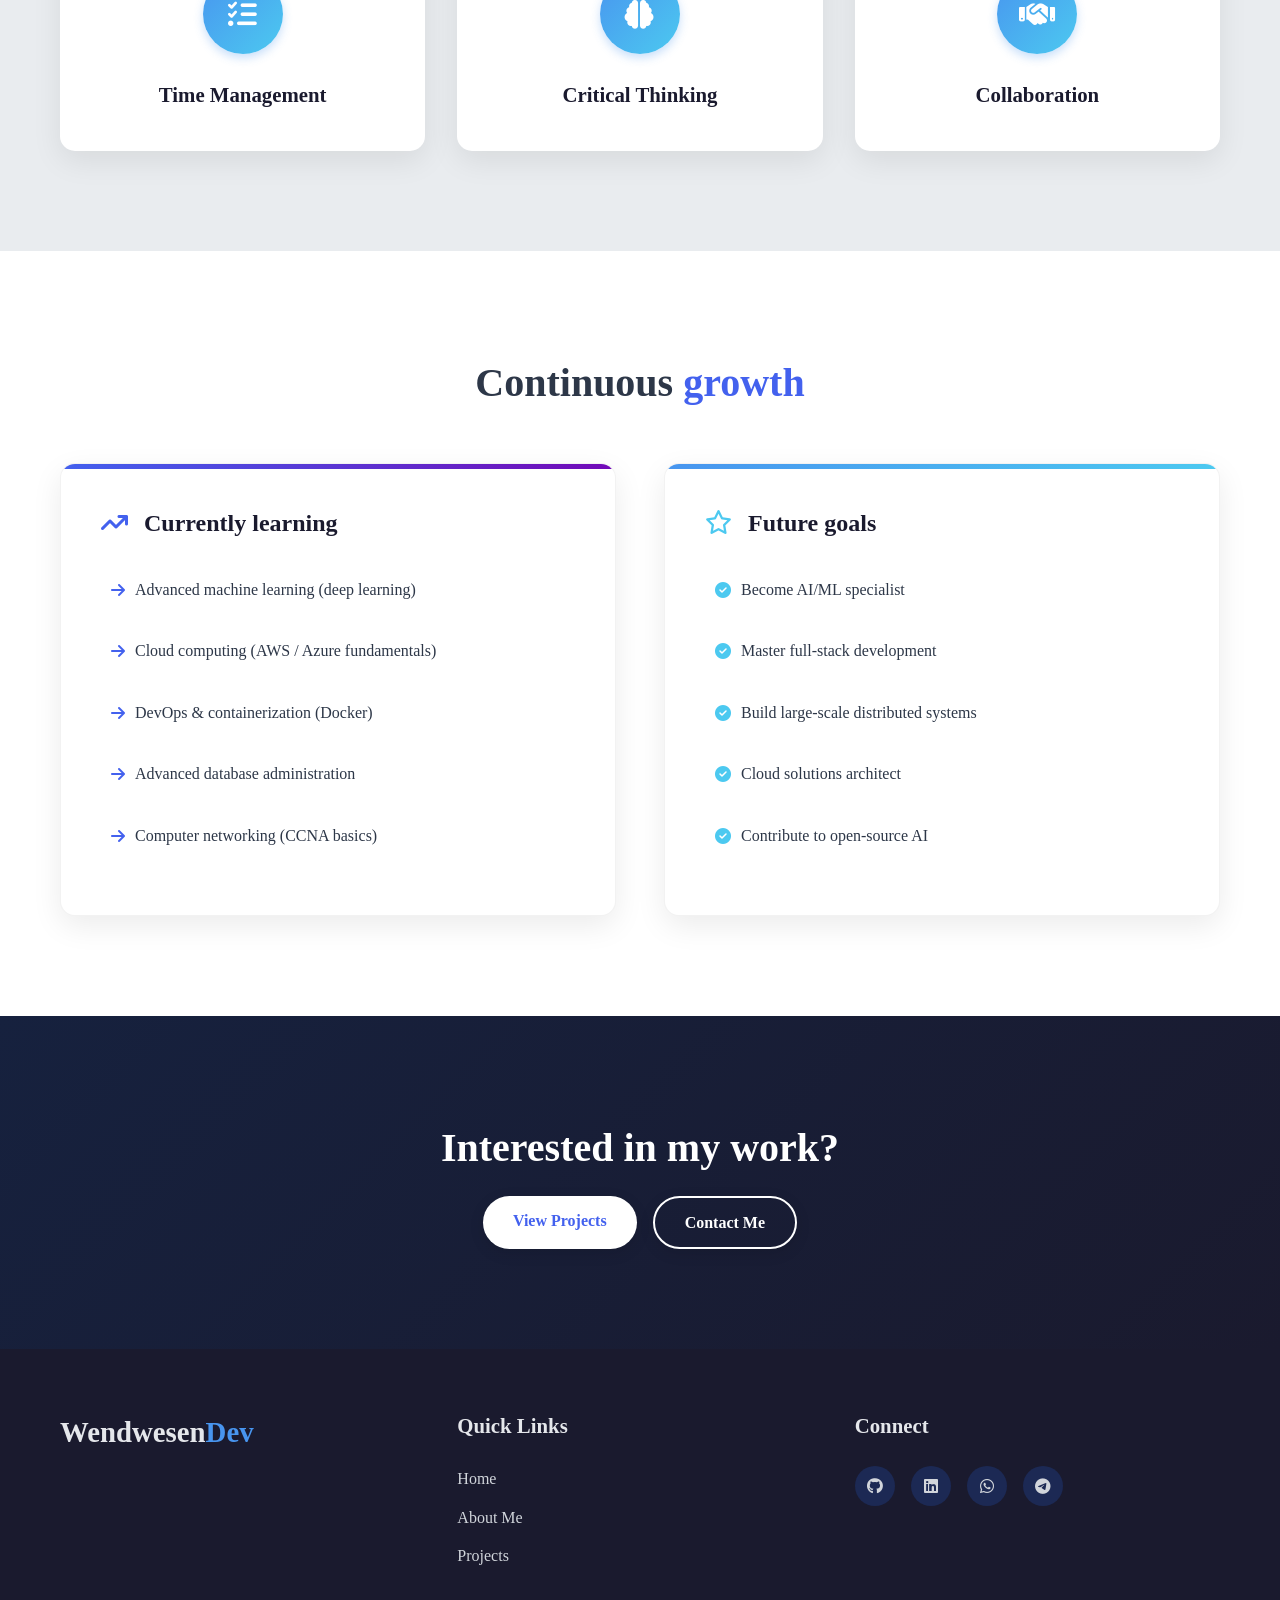
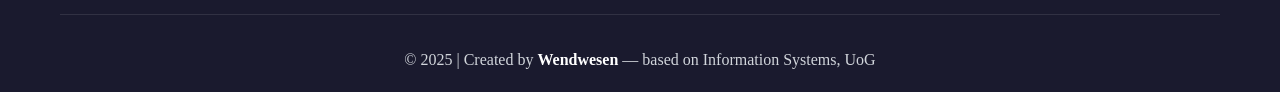
<file: skills.html>
<!DOCTYPE html>
<html lang="en">

<head>
  <meta charset="UTF-8">
  <meta name="viewport" content="width=device-width, initial-scale=1.0">
  <title>Skills | Wendwesen Wagaw · full‑stack & AI</title>
  <!-- Link to external CSS (skills.css) — keeps all styling separate -->
  <link rel="stylesheet" href="skills.css">
  <!-- Google Fonts & Font Awesome (also referenced in CSS, but safe to keep) -->
  <link href="https://fonts.googleapis.com/css2?family=Poppins:wght@300;400;500;600;700;800&display=swap"
    rel="stylesheet">
  <link rel="stylesheet" href="https://cdnjs.cloudflare.com/ajax/libs/font-awesome/6.4.0/css/all.min.css">
  <!-- note: all styles are inside skills.css (the long style block you provided is now assumed to be there) 
       but to keep exactly the sample structure, I will NOT duplicate the CSS here – we rely on the external file.
       The following HTML is the modified skills page based on your uploaded PDF categories. -->
</head>

<body>
  <!-- Navbar (consistent with other pages) -->
  <header>
    <nav class="navbar">
      <div class="logo">Wendwesen<span>Dev</span></div>
      <ul class="nav-links">
        <li><a href="index.html">Home</a></li>
        <li><a href="aboutme.html">About Me</a></li>
        <li><a href="skills.html" class="active">Skills</a></li>
        <li><a href="projects.html">Projects</a></li>
        <li><a href="contact.html">Contact</a></li>
      </ul>
      <div class="hamburger">
        <span></span><span></span><span></span>
      </div>
    </nav>

    <div class="skills-hero">
      <div class="container">
        <h1>My <span class="highlight">Skills</span></h1>
        <p>Competencies aligned with my academic & professional journey</p>
      </div>
    </div>
  </header>

  <!-- ========== MAIN SKILLS SECTION (restructured per resume PDF) ========== -->
  <section class="technical-skills">
    <div class="container">
      <h2 class="section-title">Technical <span class="highlight">expertise</span></h2>

      <!-- 1️⃣ PROGRAMMING & DEVELOPMENT (from PDF) -->
      <div class="skills-category">
        <h3><i class="fa-solid fa-code" style="margin-right: 12px;"></i> Programming & Development</h3>
        <div class="skills-grid">
          <!-- Web Development (combined HTML/CSS/JS) -->
          <div class="skill-card">
            <div class="skill-header">
              <div class="skill-icon"><i class="fa-solid fa-laptop-code"></i></div>
              <h4>Web Development</h4>
            </div>
            <div class="skill-bar">
              <div class="skill-progress" data-width="88%"></div>
              <span class="skill-percentage">88%</span>
            </div>
            <p style="margin-top: 10px; color: var(--text-light);">HTML5, CSS3, JavaScript, responsive design</p>
          </div>
          <!-- Android Development -->
          <div class="skill-card">
            <div class="skill-header">
              <div class="skill-icon"><i class="fa-brands fa-android"></i></div>
              <h4>Android Development</h4>
            </div>
            <div class="skill-bar">
              <div class="skill-progress" data-width="80%"></div>
              <span class="skill-percentage">80%</span>
            </div>
            <p style="margin-top: 10px; color: var(--text-light);">Kotlin, Jetpack, Firebase</p>
          </div>
          <!-- Git & GitHub -->
          <div class="skill-card">
            <div class="skill-header">
              <div class="skill-icon"><i class="fa-brands fa-git-alt"></i></div>
              <h4>Git & GitHub</h4>
            </div>
            <div class="skill-bar">
              <div class="skill-progress" data-width="85%"></div>
              <span class="skill-percentage">85%</span>
            </div>
            <p style="margin-top: 10px; color: var(--text-light);">version control, branching, collaboration</p>
          </div>
          <!-- additional: backend basics / node (optional) but keep PDF categories clean -->
          <div class="skill-card">
            <div class="skill-header">
              <div class="skill-icon"><i class="fa-solid fa-database"></i></div>
              <h4>Backend fundamentals</h4>
            </div>
            <div class="skill-bar">
              <div class="skill-progress" data-width="75%"></div>
              <span class="skill-percentage">75%</span>
            </div>
            <p style="margin-top: 10px; color: var(--text-light);">Node.js (basic), REST APIs</p>
          </div>
        </div>
      </div>

      <!-- 2️⃣ DATA & ARTIFICIAL INTELLIGENCE (from PDF) -->
      <div class="skills-category">
        <h3><i class="fa-solid fa-brain" style="margin-right: 12px;"></i> Data & Artificial Intelligence</h3>
        <div class="skills-grid">
          <div class="skill-card">
            <div class="skill-header">
              <div class="skill-icon"><i class="fa-solid fa-robot"></i></div>
              <h4>Machine Learning Fundamentals</h4>
            </div>
            <div class="skill-bar">
              <div class="skill-progress" data-width="80%"></div>
              <span class="skill-percentage">80%</span>
            </div>
            <p style="margin-top: 10px;">supervised/unsupervised, scikit‑learn</p>
          </div>
          <div class="skill-card">
            <div class="skill-header">
              <div class="skill-icon"><i class="fa-solid fa-star"></i></div>
              <h4>AI‑Based Recommendation Systems</h4>
            </div>
            <div class="skill-bar">
              <div class="skill-progress" data-width="78%"></div>
              <span class="skill-percentage">78%</span>
            </div>
            <p style="margin-top: 10px;">collaborative filtering, content‑based</p>
          </div>
          <div class="skill-card">
            <div class="skill-header">
              <div class="skill-icon"><i class="fa-solid fa-chart-line"></i></div>
              <h4>Data Analysis</h4>
            </div>
            <div class="skill-bar">
              <div class="skill-progress" data-width="85%"></div>
              <span class="skill-percentage">85%</span>
            </div>
            <p style="margin-top: 10px;">pandas, numpy, data visualization</p>
          </div>
        </div>
      </div>

      <!-- 3️⃣ SYSTEMS & NETWORKING (from PDF) -->
      <div class="skills-category">
        <h3><i class="fa-solid fa-network-wired" style="margin-right: 12px;"></i> Systems & Networking</h3>
        <div class="skills-grid">
          <div class="skill-card">
            <div class="skill-header">
              <div class="skill-icon"><i class="fa-solid fa-sitemap"></i></div>
              <h4>Systems Analysis & Design</h4>
            </div>
            <div class="skill-bar">
              <div class="skill-progress" data-width="87%"></div>
              <span class="skill-percentage">87%</span>
            </div>
            <p style="margin-top: 10px;">UML, requirements, structured design</p>
          </div>
          <div class="skill-card">
            <div class="skill-header">
              <div class="skill-icon"><i class="fa-solid fa-server"></i></div>
              <h4>Computer Networking</h4>
            </div>
            <div class="skill-bar">
              <div class="skill-progress" data-width="75%"></div>
              <span class="skill-percentage">75%</span>
            </div>
            <p style="margin-top: 10px;">TCP/IP, routing, network configuration</p>
          </div>
          <div class="skill-card">
            <div class="skill-header">
              <div class="skill-icon"><i class="fa-solid fa-shield-halved"></i></div>
              <h4>Information Security</h4>
            </div>
            <div class="skill-bar">
              <div class="skill-progress" data-width="70%"></div>
              <span class="skill-percentage">70%</span>
            </div>
            <p style="margin-top: 10px;">CIA triad, basic security practices</p>
          </div>
          <div class="skill-card">
            <div class="skill-header">
              <div class="skill-icon"><i class="fa-solid fa-headset"></i></div>
              <h4>IT Support</h4>
            </div>
            <div class="skill-bar">
              <div class="skill-progress" data-width="80%"></div>
              <span class="skill-percentage">80%</span>
            </div>
            <p style="margin-top: 10px;">troubleshooting, user support</p>
          </div>
        </div>
      </div>

      <!-- 4️⃣ ADDITIONAL COMPETENCES: languages & tools (based on resume) -->
      <div class="skills-category">
        <h3><i class="fa-solid fa-toolbox" style="margin-right: 12px;"></i> Languages & tools</h3>
        <div class="skills-grid">
          <div class="skill-card">
            <div class="skill-header">
              <div class="skill-icon"><i class="fa-solid fa-language"></i></div>
              <h4>Amharic</h4>
            </div>
            <div class="skill-bar">
              <div class="skill-progress" data-width="100%"></div>
              <span class="skill-percentage">native</span>
            </div>
          </div>
          <div class="skill-card">
            <div class="skill-header">
              <div class="skill-icon"><i class="fa-solid fa-language"></i></div>
              <h4>English</h4>
            </div>
            <div class="skill-bar">
              <div class="skill-progress" data-width="90%"></div>
              <span class="skill-percentage">fluent</span>
            </div>
          </div>
          <div class="skill-card">
            <div class="skill-header">
              <div class="skill-icon"><i class="fa-solid fa-terminal"></i></div>
              <h4>Command line / Linux</h4>
            </div>
            <div class="skill-bar">
              <div class="skill-progress" data-width="70%"></div>
              <span class="skill-percentage">70%</span>
            </div>
          </div>
        </div>
      </div>
    </div>
  </section>

  <!-- SOFT SKILLS (keep as original, they are fine) -->
  <section class="soft-skills">
    <div class="container">
      <h2 class="section-title">Soft <span class="highlight">Skills</span></h2>
      <div class="soft-skills-grid">
        <div class="soft-skill-item">
          <div class="soft-skill-icon"><i class="fas fa-comments"></i></div>
          <h4>Communication</h4>
        </div>
        <div class="soft-skill-item">
          <div class="soft-skill-icon"><i class="fas fa-lightbulb"></i></div>
          <h4>Problem Solving</h4>
        </div>
        <div class="soft-skill-item">
          <div class="soft-skill-icon"><i class="fas fa-users"></i></div>
          <h4>Teamwork</h4>
        </div>
        <div class="soft-skill-item">
          <div class="soft-skill-icon"><i class="fas fa-tasks"></i></div>
          <h4>Time Management</h4>
        </div>
        <div class="soft-skill-item">
          <div class="soft-skill-icon"><i class="fas fa-brain"></i></div>
          <h4>Critical Thinking</h4>
        </div>
        <div class="soft-skill-item">
          <div class="soft-skill-icon"><i class="fas fa-handshake"></i></div>
          <h4>Collaboration</h4>
        </div>
      </div>
    </div>
  </section>

  <!-- SKILLS DEVELOPMENT & FUTURE GOALS (updated with relevant content) -->
  <section class="skills-development">
    <div class="container">
      <h2 class="section-title">Continuous <span class="highlight">growth</span></h2>
      <div class="development-content">
        <div class="current-skills">
          <h3><i class="fa-solid fa-arrow-trend-up"></i> Currently learning</h3>
          <ul>
            <li><i class="fas fa-arrow-right"></i> Advanced machine learning (deep learning)</li>
            <li><i class="fas fa-arrow-right"></i> Cloud computing (AWS / Azure fundamentals)</li>
            <li><i class="fas fa-arrow-right"></i> DevOps & containerization (Docker)</li>
            <li><i class="fas fa-arrow-right"></i> Advanced database administration</li>
            <li><i class="fas fa-arrow-right"></i> Computer networking (CCNA basics)</li>
          </ul>
        </div>
        <div class="future-goals">
          <h3><i class="fa-regular fa-star"></i> Future goals</h3>
          <ul>
            <li><i class="fas fa-check-circle"></i> Become AI/ML specialist</li>
            <li><i class="fas fa-check-circle"></i> Master full‑stack development</li>
            <li><i class="fas fa-check-circle"></i> Build large‑scale distributed systems</li>
            <li><i class="fas fa-check-circle"></i> Cloud solutions architect</li>
            <li><i class="fas fa-check-circle"></i> Contribute to open‑source AI</li>
          </ul>
        </div>
      </div>
    </div>
  </section>

  <!-- CALL TO ACTION -->
  <section class="skills-cta">
    <div class="container">
      <h2>Interested in my work?</h2>
      <div class="cta-buttons">
        <a href="projects.html" class="btn btn-primary">View Projects</a>
        <a href="contact.html" class="btn btn-secondary">Contact Me</a>
      </div>
    </div>
  </section>

  <!-- FOOTER (exactly as original) -->
  <footer>
    <div class="container">
      <div class="footer-content">
        <div class="footer-info">
          <div class="footer-logo">Wendwesen<span>Dev</span></div>
        </div>
        <div class="footer-links">
          <h3>Quick Links</h3>
          <ul>
            <li><a href="home.html">Home</a></li>
            <li><a href="aboutme.html">About Me</a></li>
            <li><a href="projects.html">Projects</a></li>
          </ul>
        </div>
        <div class="footer-social">
          <h3>Connect</h3>
          <div class="social-icons">
            <a href="https://github.com/wendeor21-ai" target="_blank"><i class="fab fa-github"></i></a>
            <a href="https://www.linkedin.com/in/wendwesen-wagaw-1b9b4a1b7/" target="_blank"><i class="fab fa-linkedin"></i></a>
            <a href="https://wa.me/251914225724" target="_blank"><i class="fab fa-whatsapp"></i></a>
            <a href="https://t.me/wendwesen1" target="_blank"><i class="fab fa-telegram"></i></a>
          </div>
        </div>
      </div>
      <div class="footer-bottom">
        <p>© 2025 | Created by <strong>Wendwesen</strong> — based on Information Systems, UoG</p>
      </div>
    </div>
  </footer>

  <!-- scripts (identical to original) -->
  <script>
    const hamburger = document.querySelector(".hamburger");
    const navLinks = document.querySelector(".nav-links");
    hamburger.addEventListener("click", () => {
      hamburger.classList.toggle("active");
      navLinks.classList.toggle("active");
    });

    // skill bar animation
    const skillBars = document.querySelectorAll('.skill-progress');
    function isInViewport(el) {
      const rect = el.getBoundingClientRect();
      return rect.top <= (window.innerHeight || document.documentElement.clientHeight) && rect.bottom >= 0;
    }
    function animateBars() {
      skillBars.forEach(bar => {
        if (isInViewport(bar) && bar.style.width === '') {
          const width = bar.getAttribute('data-width');
          bar.style.width = width;
        }
      });
    }
    window.addEventListener('scroll', animateBars);
    window.addEventListener('load', animateBars);

    // hover effect cards
    document.querySelectorAll('.skill-card').forEach(card => {
      card.addEventListener('mouseenter', function () { this.style.transform = 'translateY(-10px)'; });
      card.addEventListener('mouseleave', function () { this.style.transform = 'translateY(0)'; });
    });
  </script>
</body>

</html>
</file>
<file: home.css>
/* ===== home.css – professional, attractive, matches about/projects/contact aesthetic ===== */
* {
  margin: 0;
  padding: 0;
  box-sizing: border-box;
}

:root {
  --primary: #2563eb;
  --primary-light: #3b82f6;
  --primary-dark: #1d4ed8;
  --secondary: #7e22ce;
  --accent: #f59e0b;
  --accent-light: #fbbf24;
  --dark: #0b1120;
  --darker: #ffffff;
  --text: #1f2937;
  --text-muted: #6b7280;
  --glass-bg: rgba(255, 255, 255, 0.8);
  --glass-border: rgba(37, 99, 235, 0.1);
  --card-glow: rgba(37, 99, 235, 0.15);
  --gradient-primary: linear-gradient(145deg, #2563eb, #7e22ce);
  --gradient-gold: linear-gradient(145deg, #f59e0b, #fbbf24);
  --shadow-card: 0 10px 30px rgba(0, 0, 0, 0.08);
  --shadow-hover: 0 15px 40px rgba(37, 99, 235, 0.15);
  --font-main: 'Inter', sans-serif;
}

body {
  font-family: var(--font-main);
  background: #ffffff;
  color: var(--text);
  line-height: 1.6;
  overflow-x: hidden;
}

/* subtle modern gradient background */
body::before {
  content: '';
  position: fixed;
  inset: 0;
  background:
    radial-gradient(circle at 20% 30%, rgba(37, 99, 235, 0.05) 0%, transparent 50%),
    radial-gradient(circle at 80% 70%, rgba(126, 34, 206, 0.04) 0%, transparent 55%),
    radial-gradient(circle at 40% 80%, rgba(245, 158, 11, 0.03) 0%, transparent 60%);
  z-index: -2;
}

body::after {
  content: '';
  position: fixed;
  inset: 0;
  background: none;
  z-index: -1;
  pointer-events: none;
}

.container {
  max-width: 1200px;
  margin: 0 auto;
  padding: 0 24px;
}

/* ===== NAVBAR (matches other pages) ===== */
.navbar {
  display: flex;
  justify-content: space-between;
  align-items: center;
  padding: 1rem 5%;
  background: rgba(255, 255, 255, 0.95);
  backdrop-filter: blur(16px);
  -webkit-backdrop-filter: blur(16px);
  border-bottom: 1px solid rgba(37, 99, 235, 0.1);
  box-shadow: 0 2px 8px rgba(0, 0, 0, 0.06);
  position: sticky;
  top: 0;
  z-index: 1000;
}

.logo {
  font-size: 1.9rem;
  font-weight: 800;
  background: linear-gradient(145deg, #2563eb, #7e22ce);
  -webkit-background-clip: text;
  background-clip: text;
  color: transparent;
  letter-spacing: -0.5px;
}

.logo span {
  background: var(--gradient-gold);
  -webkit-background-clip: text;
  background-clip: text;
  color: transparent;
}

.nav-links {
  display: flex;
  list-style: none;
  gap: 0.5rem;
}

.nav-links a {
  padding: 10px 20px;
  text-decoration: none;
  color: #4b5563;
  font-weight: 500;
  border-radius: 40px;
  transition: 0.3s;
  background: transparent;
  border: 1px solid transparent;
  font-size: 0.95rem;
}

.nav-links a:hover {
  background: rgba(37, 99, 235, 0.08);
  border-color: rgba(37, 99, 235, 0.2);
  color: #2563eb;
  transform: translateY(-2px);
  box-shadow: 0 4px 12px rgba(37, 99, 235, 0.12);
}

.nav-links a.active {
  background: var(--gradient-primary);
  color: white;
  border-color: transparent;
  box-shadow: 0 4px 15px rgba(37, 99, 235, 0.3);
}

.hamburger {
  display: none;
  flex-direction: column;
  cursor: pointer;
}

.hamburger span {
  width: 28px;
  height: 3px;
  background: white;
  margin: 4px 0;
  border-radius: 6px;
  transition: 0.3s;
}

/* ===== HERO SECTION ===== */
.hero {
  min-height: 90vh;
  display: flex;
  align-items: center;
  position: relative;
  padding: 80px 5%;
  overflow: hidden;
}

.hero-content {
  display: grid;
  grid-template-columns: 1fr 1fr;
  gap: 3rem;
  align-items: center;
  max-width: 1300px;
  margin: 0 auto;
  width: 100%;
}

.hero-text {
  z-index: 2;
}

.greeting {
  font-size: 1.3rem;
  color: #f59e0b;
  margin-bottom: 0.5rem;
}

.hero-text h1 {
  font-size: clamp(2.8rem, 6vw, 4.2rem);
  font-weight: 800;
  line-height: 1.2;
  margin-bottom: 1rem;
}

.gradient-text {
  background: var(--gradient-gold);
  -webkit-background-clip: text;
  background-clip: text;
  color: transparent;
  display: inline-block;
}

.typed-wrapper {
  font-size: 2rem;
  font-weight: 500;
  margin-bottom: 1.5rem;
  min-height: 3rem;
}

.cursor {
  display: inline-block;
  margin-left: 4px;
  animation: blink 0.7s infinite;
  font-weight: 300;
}

@keyframes blink {

  0%,
  100% {
    opacity: 1;
  }

  50% {
    opacity: 0;
  }
}

.highlight-block {
  background: rgba(37, 99, 235, 0.2);
  padding: 2px 8px;
  border-radius: 20px;
  font-weight: 600;
}

.hero-description {
  font-size: 1.1rem;
  color: #6b7280;
  margin-bottom: 2rem;
  max-width: 500px;
}

.hero-buttons {
  display: flex;
  gap: 1rem;
  margin-bottom: 2rem;
  flex-wrap: wrap;
}

.btn {
  padding: 12px 28px;
  border-radius: 60px;
  text-decoration: none;
  font-weight: 600;
  transition: 0.3s;
  display: inline-flex;
  align-items: center;
  gap: 10px;
  border: none;
  cursor: pointer;
  font-size: 1rem;
}

.btn-primary {
  background: var(--gradient-primary);
  color: white;
  box-shadow: 0 12px 24px -10px var(--primary);
}

.btn-primary:hover {
  transform: translateY(-3px);
  box-shadow: 0 18px 30px -8px var(--primary);
}

.btn-outline {
  background: transparent;
  border: 2px solid var(--primary);
  color: var(--primary);
}

.btn-outline:hover {
  background: var(--primary);
  color: white;
  transform: translateY(-3px);
}

.btn-secondary {
  background: rgba(37, 99, 235, 0.08);
  border: 1px solid rgba(37, 99, 235, 0.3);
  color: var(--primary);
}

.btn-secondary:hover {
  background: rgba(37, 99, 235, 0.15);
  border-color: var(--primary);
  transform: translateY(-3px);
}

.social-links {
  display: flex;
  gap: 1rem;
}

.social-links a {
  width: 44px;
  height: 44px;
  border-radius: 50%;
  background: rgba(37, 99, 235, 0.1);
  display: flex;
  align-items: center;
  justify-content: center;
  color: var(--primary);
  font-size: 1.3rem;
  transition: 0.3s;
  border: 1px solid rgba(37, 99, 235, 0.2);
}

.social-links a:hover {
  background: var(--primary);
  color: white;
  transform: translateY(-4px);
  border-color: var(--primary);
}

/* hero image - FIXED: photo fully visible */
.hero-image {
  position: relative;
  display: flex;
  justify-content: center;
  align-items: center;
}

.image-ring {
  width: 380px;
  height: 380px;
  border-radius: 50%;
  background: linear-gradient(145deg, var(--primary), var(--secondary));
  padding: 6px;
  box-shadow: 0 20px 40px -10px rgba(37, 99, 235, 0.3), 0 0 0 2px rgba(37, 99, 235, 0.1);
  animation: rotateGlow 8s infinite alternate;
  display: flex;
  align-items: center;
  justify-content: center;
  overflow: hidden;
}

@keyframes rotateGlow {
  0% {
    box-shadow: 0 30px 50px -20px rgba(37, 99, 235, 0.5);
  }

  100% {
    box-shadow: 0 40px 70px -15px rgba(245, 158, 11, 0.5);
  }
}

.profile-photo {
  width: 100%;
  height: 100%;
  object-fit: cover;
  /* This ensures the image covers the area without distortion */
  object-position: center 20%;
  /* Adjusted to show more of the top part (face) */
  border-radius: 50%;
  border: 4px solid rgba(255, 255, 255, 0.2);
  display: block;
}

/* Alternative if the above doesn't work well with your specific image, 
   you can try object-position: center top; or object-position: 50% 30%; */

.floating-icons {
  position: absolute;
  top: 0;
  left: 0;
  width: 100%;
  height: 100%;
  pointer-events: none;
}

.floating-icons span {
  position: absolute;
  width: 55px;
  height: 55px;
  background: rgba(255, 255, 255, 0.9);
  backdrop-filter: blur(8px);
  border-radius: 50%;
  display: flex;
  align-items: center;
  justify-content: center;
  font-size: 1.8rem;
  color: var(--primary);
  border: 2px solid var(--primary);
  animation: float 6s infinite;
  box-shadow: 0 10px 25px rgba(37, 99, 235, 0.2);
}

.floating-icons span:nth-child(1) {
  top: 20px;
  left: 0;
  animation-delay: 0s;
}

.floating-icons span:nth-child(2) {
  bottom: 40px;
  right: 0;
  animation-delay: 2s;
}

.floating-icons span:nth-child(3) {
  top: 50%;
  left: -20px;
  animation-delay: 4s;
}

@keyframes float {

  0%,
  100% {
    transform: translateY(0) rotate(0deg);
  }

  50% {
    transform: translateY(-15px) rotate(5deg);
  }
}

.scroll-indicator {
  position: absolute;
  bottom: 30px;
  left: 50%;
  transform: translateX(-50%);
  display: flex;
  flex-direction: column;
  align-items: center;
  color: #9ca3af;
  font-size: 0.85rem;
  gap: 5px;
}

.arrow {
  width: 16px;
  height: 16px;
  border-right: 2px solid #9ca3af;
  border-bottom: 2px solid #9ca3af;
  transform: rotate(45deg);
  animation: bounce 2s infinite;
}

@keyframes bounce {

  0%,
  100% {
    transform: rotate(45deg) translateY(0);
  }

  50% {
    transform: rotate(45deg) translateY(-8px);
  }
}

/* ===== SUMMARY CARDS (see more links) ===== */
.summary-section {
  padding: 80px 0;
  background: linear-gradient(180deg, #f9fafb 0%, #f3f4f6 100%);
  backdrop-filter: blur(4px);
  border-top: 1px solid rgba(37, 99, 235, 0.1);
  border-bottom: 1px solid rgba(37, 99, 235, 0.1);
}

.section-title {
  font-size: 2.5rem;
  font-weight: 700;
  text-align: center;
  margin-bottom: 3rem;
  color: #1f2937;
}

.section-title .gradient-text {
  background: var(--gradient-primary);
  -webkit-background-clip: text;
  background-clip: text;
  color: transparent;
}

.summary-grid {
  display: grid;
  grid-template-columns: repeat(auto-fit, minmax(240px, 1fr));
  gap: 2rem;
  max-width: 1100px;
  margin: 0 auto;
}

.summary-card {
  background: rgba(255, 255, 255, 0.8);
  backdrop-filter: blur(12px);
  border: 1px solid rgba(37, 99, 235, 0.15);
  border-radius: 20px;
  padding: 2rem 1.8rem;
  transition: 0.3s;
  box-shadow: 0 4px 15px rgba(0, 0, 0, 0.05);
  display: flex;
  flex-direction: column;
}

.summary-card:hover {
  transform: translateY(-8px);
  border-color: rgba(37, 99, 235, 0.4);
  background: white;
  box-shadow: 0 12px 30px rgba(37, 99, 235, 0.15);
}

.card-icon i {
  font-size: 2.5rem;
  background: var(--gradient-gold);
  -webkit-background-clip: text;
  background-clip: text;
  color: transparent;
  margin-bottom: 1rem;
}

.summary-card h3 {
  font-size: 1.5rem;
  margin-bottom: 0.8rem;
  color: #1f2937;
}

.summary-card p {
  color: #6b7280;
  margin-bottom: 1.5rem;
  flex-grow: 1;
}

.card-link {
  color: var(--primary);
  text-decoration: none;
  font-weight: 600;
  display: inline-flex;
  align-items: center;
  gap: 6px;
  transition: 0.2s;
}

.card-link:hover {
  gap: 12px;
  color: var(--secondary);
}

/* ===== MINI ABOUT PREVIEW ===== */
.mini-about {
  padding: 80px 0;
  background: white;
}

.about-preview-grid {
  display: grid;
  grid-template-columns: 1fr 1fr;
  gap: 3rem;
  align-items: center;
  background: linear-gradient(135deg, rgba(37, 99, 235, 0.08), rgba(126, 34, 206, 0.08));
  border-radius: 32px;
  padding: 3rem;
  backdrop-filter: blur(8px);
  border: 1px solid rgba(37, 99, 235, 0.15);
}

.about-preview-text h2 {
  font-size: 2rem;
  margin-bottom: 1.5rem;
  color: #1f2937;
}

.about-preview-text p {
  color: #6b7280;
  margin-bottom: 2rem;
}

.stats-mini {
  display: flex;
  gap: 2rem;
  margin-bottom: 2rem;
  font-weight: 600;
  color: #1f2937;
}

.stats-mini div {
  background: rgba(37, 99, 235, 0.1);
  padding: 8px 16px;
  border-radius: 40px;
  color: var(--primary);
}

.highlight-card {
  background: rgba(37, 99, 235, 0.06);
  border-radius: 20px;
  padding: 1.8rem;
  margin-bottom: 1.5rem;
  border-left: 6px solid var(--accent);
  display: flex;
  align-items: center;
  gap: 1.5rem;
}

.highlight-card i {
  font-size: 2.2rem;
  color: var(--accent);
}

.highlight-card p {
  color: #1f2937;
}

/* ===== SKILLS PREVIEW ===== */
.skills-preview {
  padding: 80px 0;
  background: linear-gradient(180deg, #f9fafb 0%, #f3f4f6 100%);
  border-top: 1px solid rgba(37, 99, 235, 0.1);
}

.skills-mini-grid {
  max-width: 700px;
  margin: 0 auto 2rem;
}

.skill-mini-item {
  margin-bottom: 1.5rem;
}

.skill-header {
  display: flex;
  justify-content: space-between;
  color: #1f2937;
  margin-bottom: 6px;
  font-weight: 500;
}

.skill-bar-bg {
  height: 10px;
  background: rgba(37, 99, 235, 0.1);
  border-radius: 20px;
  overflow: hidden;
}

.skill-bar-fill {
  height: 100%;
  background: var(--gradient-primary);
  border-radius: 20px;
  width: 0;
  transition: width 1s;
}

.center-link {
  text-align: center;
}

/* ===== PROJECT TEASER ===== */
.projects-teaser {
  padding: 80px 0;
  background: white;
}

.teaser-grid {
  display: grid;
  grid-template-columns: repeat(auto-fit, minmax(280px, 1fr));
  gap: 2rem;
  max-width: 800px;
  margin: 0 auto;
}

.teaser-card {
  background: rgba(255, 255, 255, 0.8);
  backdrop-filter: blur(12px);
  border: 1px solid rgba(37, 99, 235, 0.15);
  border-radius: 24px;
  padding: 2.5rem 2rem;
  transition: 0.3s;
  box-shadow: 0 4px 15px rgba(0, 0, 0, 0.05);
}

.teaser-card:hover {
  transform: translateY(-8px);
  background: white;
  border-color: rgba(37, 99, 235, 0.4);
  box-shadow: 0 12px 30px rgba(37, 99, 235, 0.15);
}

.teaser-icon i {
  font-size: 2.8rem;
  background: var(--gradient-gold);
  -webkit-background-clip: text;
  background-clip: text;
  color: transparent;
  margin-bottom: 1rem;
}

.teaser-card h3 {
  font-size: 1.6rem;
  margin-bottom: 0.8rem;
  color: #1f2937;
}

.teaser-card p {
  color: #6b7280;
  margin-bottom: 1.2rem;
}

.tech-badge {
  display: flex;
  flex-wrap: wrap;
  gap: 8px;
  margin: 1rem 0;
  font-size: 0.85rem;
  color: #2563eb;
}

/* ===== CONNECT PREVIEW ===== */
.connect-preview {
  padding: 60px 0;
  background: white;
}

.connect-card {
  background: var(--gradient-primary);
  border-radius: 32px;
  padding: 3rem;
  display: flex;
  flex-wrap: wrap;
  align-items: center;
  justify-content: space-between;
  gap: 2rem;
  box-shadow: 0 20px 40px -10px rgba(37, 99, 235, 0.25);
}

.connect-text h2 {
  font-size: 2rem;
  color: white;
  margin-bottom: 0.8rem;
}

.connect-text p {
  color: rgba(255, 255, 255, 0.8);
  margin-bottom: 1.5rem;
}

.connect-quick {
  display: flex;
  flex-direction: column;
  gap: 1rem;
  background: rgba(255, 255, 255, 0.1);
  padding: 2rem;
  border-radius: 32px;
  backdrop-filter: blur(8px);
}

.connect-quick div {
  display: flex;
  align-items: center;
  gap: 12px;
  color: white;
  font-weight: 500;
}

.connect-quick i {
  font-size: 1.3rem;
}

/* ===== FOOTER (matches other pages) ===== */
footer {
  background: linear-gradient(145deg, #1f2937, #374151);
  color: #e5e7eb;
  padding: 60px 20px 20px;
  margin-top: 60px;
}

.footer-content {
  display: grid;
  grid-template-columns: repeat(auto-fit, minmax(220px, 1fr));
  gap: 2.5rem;
  max-width: 1200px;
  margin: 0 auto;
}

.footer-col h3 {
  color: #ffffff;
  margin-bottom: 1.5rem;
  font-size: 1.3rem;
  position: relative;
  display: inline-block;
}

.footer-col h3 span {
  color: var(--primary-light);
}

.footer-col h3::after {
  content: '';
  position: absolute;
  bottom: -8px;
  left: 0;
  width: 40px;
  height: 3px;
  background: var(--primary);
  border-radius: 4px;
}

.footer-col a {
  color: #d1d5db;
  text-decoration: none;
  display: block;
  margin-bottom: 0.8rem;
  transition: 0.2s;
}

.footer-col a:hover {
  color: #ffffff;
  transform: translateX(5px);
}

.footer-social {
  display: flex;
  gap: 1rem;
  margin-top: 0.5rem;
}

.footer-social a {
  background: rgba(37, 99, 235, 0.1);
  width: 40px;
  height: 40px;
  border-radius: 50%;
  display: flex;
  align-items: center;
  justify-content: center;
  color: var(--primary);
  transition: 0.3s;
}

.footer-social a:hover {
  background: var(--primary);
  color: white;
  transform: translateY(-3px);
}

.footer-bottom {
  border-top: 1px solid rgba(255, 255, 255, 0.1);
  margin-top: 3rem;
  padding-top: 2rem;
  text-align: center;
  font-size: 0.95rem;
  color: #d1d5db;
}

/* ===== RESPONSIVE ===== */
@media (max-width: 900px) {
  .hero-content {
    grid-template-columns: 1fr;
    text-align: center;
    gap: 2rem;
  }

  .hero-buttons {
    justify-content: center;
  }

  .social-links {
    justify-content: center;
  }

  .hero-description {
    margin-left: auto;
    margin-right: auto;
  }

  .image-ring {
    width: 300px;
    height: 300px;
  }

  .about-preview-grid {
    grid-template-columns: 1fr;
  }

  .connect-card {
    flex-direction: column;
    text-align: center;
  }
}

@media (max-width: 768px) {
  .hamburger {
    display: flex;
  }

  .nav-links {
    position: fixed;
    top: 80px;
    left: -100%;
    width: 100%;
    flex-direction: column;
    background: rgba(5, 10, 24, 0.98);
    backdrop-filter: blur(20px);
    padding: 2rem 0;
    transition: left 0.3s;
    align-items: center;
    gap: 1rem;
    border-bottom: 1px solid rgba(255, 255, 255, 0.1);
  }

  .nav-links.active {
    left: 0;
  }

  .nav-links li {
    width: 100%;
    text-align: center;
  }

  .nav-links a {
    display: inline-block;
    width: 80%;
  }

  .summary-grid {
    grid-template-columns: 1fr;
  }

  .stats-mini {
    flex-direction: column;
    gap: 0.8rem;
  }
}

@media (max-width: 480px) {
  .hero-buttons {
    flex-direction: column;
    align-items: stretch;
  }

  .btn {
    text-align: center;
    justify-content: center;
  }

  .image-ring {
    width: 240px;
    height: 240px;
  }

  .connect-card {
    padding: 2rem 1.5rem;
  }

  .connect-quick {
    width: 100%;
  }
}
</file>
<file: aboutme.css>
/* ===== aboutme.css – redesigned, attractive, matches project/contact aesthetic ===== */
* {
  margin: 0;
  padding: 0;
  box-sizing: border-box;
}

:root {
  --primary: #2563eb;
  --primary-light: #3b82f6;
  --primary-dark: #1d4ed8;
  --secondary: #7e22ce;
  --accent: #f59e0b;
  --accent-light: #fbbf24;
  --dark: #0b1120;
  --darker: #ffffff;
  --text: #1f2937;
  --text-muted: #6b7280;
  --glass-bg: rgba(255, 255, 255, 0.8);
  --glass-border: rgba(37, 99, 235, 0.1);
  --card-glow: rgba(37, 99, 235, 0.15);
  --gradient-primary: linear-gradient(145deg, #2563eb, #7e22ce);
  --gradient-gold: linear-gradient(145deg, #f59e0b, #fbbf24);
  --shadow-card: 0 10px 30px rgba(0, 0, 0, 0.08);
  --shadow-hover: 0 15px 40px rgba(37, 99, 235, 0.15);
  --font-main: 'Inter', sans-serif;
}

body {
  font-family: var(--font-main);
  background: #ffffff;
  color: var(--text);
  line-height: 1.6;
  overflow-x: hidden;
}

/* subtle modern gradient background */
body::before {
  content: '';
  position: fixed;
  inset: 0;
  background:
    radial-gradient(circle at 20% 30%, rgba(37, 99, 235, 0.05) 0%, transparent 50%),
    radial-gradient(circle at 80% 70%, rgba(126, 34, 206, 0.04) 0%, transparent 55%),
    radial-gradient(circle at 40% 80%, rgba(245, 158, 11, 0.03) 0%, transparent 60%);
  z-index: -2;
}

body::after {
  content: '';
  position: fixed;
  inset: 0;
  background: none;
  z-index: -1;
  pointer-events: none;
}

.container {
  max-width: 1200px;
  margin: 0 auto;
  padding: 0 24px;
}

/* ---------- NAVBAR (exact match with contact/projects) ---------- */
.navbar {
  display: flex;
  justify-content: space-between;
  align-items: center;
  padding: 1rem 5%;
  background: rgba(255, 255, 255, 0.95);
  backdrop-filter: blur(16px);
  -webkit-backdrop-filter: blur(16px);
  border-bottom: 1px solid rgba(37, 99, 235, 0.1);
  box-shadow: 0 2px 8px rgba(0, 0, 0, 0.06);
  position: sticky;
  top: 0;
  z-index: 1000;
}

.logo {
  font-size: 1.9rem;
  font-weight: 800;
  background: linear-gradient(145deg, #2563eb, #7e22ce);
  -webkit-background-clip: text;
  background-clip: text;
  color: transparent;
  letter-spacing: -0.5px;
}

.logo span {
  background: var(--gradient-gold);
  -webkit-background-clip: text;
  background-clip: text;
  color: transparent;
}

.nav-links {
  display: flex;
  list-style: none;
  gap: 0.5rem;
}

.nav-links a {
  padding: 10px 20px;
  text-decoration: none;
  color: #4b5563;
  font-weight: 500;
  border-radius: 40px;
  transition: 0.3s;
  background: transparent;
  border: 1px solid transparent;
  font-size: 0.95rem;
}

.nav-links a:hover {
  background: rgba(37, 99, 235, 0.08);
  border-color: rgba(37, 99, 235, 0.2);
  color: #2563eb;
  transform: translateY(-2px);
  box-shadow: 0 4px 12px rgba(37, 99, 235, 0.12);
}

.nav-links a.active {
  background: var(--gradient-primary);
  color: white;
  border-color: transparent;
  box-shadow: 0 4px 15px rgba(37, 99, 235, 0.3);
}

.hamburger {
  display: none;
  flex-direction: column;
  cursor: pointer;
}

.hamburger span {
  width: 28px;
  height: 3px;
  background: #1f2937;
  margin: 4px 0;
  border-radius: 6px;
  transition: 0.3s;
}

/* ---------- PAGE HEADER ---------- */
.page-header {
  text-align: center;
  padding: 80px 20px 40px;
  background: white;
}

.page-header h1 {
  font-size: clamp(3rem, 10vw, 5rem);
  font-weight: 800;
  background: linear-gradient(145deg, var(--primary), var(--secondary));
  -webkit-background-clip: text;
  background-clip: text;
  color: transparent;
  letter-spacing: -1px;
  margin-bottom: 1rem;
}

.header-underline {
  width: 120px;
  height: 5px;
  background: linear-gradient(90deg, var(--primary), var(--accent));
  margin: 0 auto;
  border-radius: 6px;
  box-shadow: 0 0 20px var(--accent);
}

/* ---------- INTRO SECTION (flex row) ---------- */
.intro-section {
  padding: 40px 0 80px;
}

.intro-grid {
  display: grid;
  grid-template-columns: 1fr 2fr;
  gap: 3rem;
  align-items: center;
}

@media (max-width: 900px) {
  .intro-grid {
    grid-template-columns: 1fr;
    gap: 2rem;
  }
}

/* profile frame */
.profile-frame {
  position: relative;
  width: 100%;
  max-width: 360px;
  margin: 0 auto;
}

.profile-glow {
  position: absolute;
  inset: -15px;
  border-radius: 50%;
  background: linear-gradient(145deg, var(--primary), var(--accent));
  opacity: 0.3;
  filter: blur(30px);
  z-index: -1;
  animation: pulse 4s ease-in-out infinite;
}

@keyframes pulse {

  0%,
  100% {
    opacity: 0.3;
    transform: scale(1);
  }

  50% {
    opacity: 0.6;
    transform: scale(1.05);
  }
}

.profile-img {
  width: 100%;
  aspect-ratio: 1/1;
  border-radius: 50%;
  object-fit: cover;
  border: 4px solid rgba(37, 99, 235, 0.2);
  box-shadow: 0 15px 35px rgba(37, 99, 235, 0.15);
  transition: 0.5s;
}

.profile-img:hover {
  border-color: var(--accent);
  transform: scale(1.02);
  box-shadow: 0 25px 50px rgba(37, 99, 235, 0.25);
}

.status-badge {
  position: absolute;
  bottom: 10px;
  right: 0;
  background: rgba(37, 99, 235, 0.1);
  backdrop-filter: blur(8px);
  padding: 8px 18px;
  border-radius: 40px;
  font-size: 0.9rem;
  border: 1px solid rgba(37, 99, 235, 0.3);
  color: var(--primary);
  font-weight: 600;
}
  font-weight: 500;
}

.status-badge i {
  color: #22c55e;
  margin-right: 6px;
}

/* glass card (reusable) */
.glass-card {
  background: rgba(255, 255, 255, 0.8);
  backdrop-filter: blur(16px);
  -webkit-backdrop-filter: blur(16px);
  border: 1px solid rgba(37, 99, 235, 0.15);
  border-radius: 32px;
  box-shadow: 0 4px 15px rgba(0, 0, 0, 0.05);
  padding: 2.5rem;
  transition: 0.4s;
}

.glass-card:hover {
  border-color: rgba(37, 99, 235, 0.4);
  box-shadow: 0 12px 30px rgba(37, 99, 235, 0.15);
  background: white;
  transform: translateY(-6px);
}

.intro-card h2 {
  font-size: 2.2rem;
  font-weight: 700;
  line-height: 1.3;
  margin-bottom: 1.8rem;
  color: #1f2937;
}

.gradient-highlight {
  background: var(--gradient-gold);
  -webkit-background-clip: text;
  background-clip: text;
  color: transparent;
  display: inline-block;
}

.lead {
  font-size: 1.2rem;
  color: #6b7280;
  margin-bottom: 1.2rem;
}

.intro-card p {
  color: #6b7280;
  margin-bottom: 1.2rem;
}

.achievement-grid {
  display: flex;
  flex-direction: column;
  gap: 1rem;
  margin: 2rem 0;
}

.achievement-item {
  display: flex;
  align-items: center;
  gap: 1rem;
  background: rgba(37, 99, 235, 0.08);
  border: 1px solid rgba(37, 99, 235, 0.2);
  border-radius: 50px;
  padding: 10px 20px 10px 16px;
  width: fit-content;
}

.achievement-item i {
  font-size: 1.8rem;
  color: var(--accent);
}

.achievement-item strong {
  display: block;
  color: #1f2937;
  font-size: 1.1rem;
}

.achievement-item span {
  color: #6b7280;
  font-size: 0.95rem;
}

/* cta group */
.cta-group {
  display: flex;
  flex-wrap: wrap;
  gap: 1rem;
  margin-top: 2rem;
}

.btn {
  padding: 12px 28px;
  border-radius: 60px;
  text-decoration: none;
  font-weight: 600;
  transition: 0.3s;
  display: inline-flex;
  align-items: center;
  gap: 10px;
  border: none;
  cursor: pointer;
  font-size: 1rem;
}

.btn-primary {
  background: var(--gradient-primary);
  color: white;
  box-shadow: 0 12px 24px -10px var(--primary);
}

.btn-primary:hover {
  transform: translateY(-3px);
  box-shadow: 0 18px 30px -8px var(--primary);
}

.btn-secondary {
  background: rgba(37, 99, 235, 0.1);
  border: 1px solid rgba(37, 99, 235, 0.3);
  color: var(--primary);
}

.btn-secondary:hover {
  background: rgba(37, 99, 235, 0.2);
  border-color: var(--primary);
  transform: translateY(-3px);
}

.btn-outline {
  background: transparent;
  border: 2px solid var(--primary);
  color: var(--primary);
}

.btn-outline:hover {
  background: var(--primary);
  color: white;
  transform: translateY(-3px);
}

/* ---------- PILLARS SECTION (3 cards) ---------- */
.pillars-section {
  padding: 80px 0;
  background: linear-gradient(180deg, #f9fafb 0%, #f3f4f6 100%);
  border-top: 1px solid rgba(37, 99, 235, 0.1);
  border-bottom: 1px solid rgba(37, 99, 235, 0.1);
}

.section-title {
  font-size: 2.5rem;
  font-weight: 700;
  text-align: center;
  margin-bottom: 3rem;
  color: #1f2937;
}

.section-title .gradient-text {
  background: var(--gradient-primary);
  -webkit-background-clip: text;
  background-clip: text;
  color: transparent;
}

.pillars-grid {
  display: grid;
  grid-template-columns: repeat(auto-fit, minmax(280px, 1fr));
  gap: 2rem;
  max-width: 1100px;
  margin: 0 auto;
}

.pillar-card {
  background: rgba(255, 255, 255, 0.8);
  backdrop-filter: blur(12px);
  border: 1px solid rgba(37, 99, 235, 0.15);
  border-radius: 24px;
  padding: 2.5rem 2rem;
  text-align: center;
  transition: 0.3s;
  box-shadow: 0 4px 15px rgba(0, 0, 0, 0.05);
}

.pillar-card:hover {
  transform: translateY(-10px);
  border-color: rgba(37, 99, 235, 0.4);
  background: white;
  box-shadow: 0 12px 30px rgba(37, 99, 235, 0.15);
}

.pillar-icon {
  width: 80px;
  height: 80px;
  border-radius: 50%;
  margin: 0 auto 1.5rem;
  display: flex;
  align-items: center;
  justify-content: center;
  box-shadow: 0 8px 20px rgba(37, 99, 235, 0.2);
  background: linear-gradient(135deg, rgba(37, 99, 235, 0.1), rgba(126, 34, 206, 0.1));
}

.pillar-icon i {
  font-size: 2.5rem;
  color: var(--primary);
}

.pillar-card h3 {
  font-size: 1.6rem;
  margin-bottom: 1rem;
  color: #1f2937;
}

.pillar-card p {
  color: #6b7280;
  margin-bottom: 1.5rem;
}

.pillar-tags {
  display: flex;
  flex-wrap: wrap;
  gap: 0.5rem;
  justify-content: center;
}

.pillar-tags span {
  background: rgba(37, 99, 235, 0.08);
  border: 1px solid rgba(37, 99, 235, 0.2);
  padding: 5px 12px;
  border-radius: 40px;
  font-size: 0.8rem;
  color: var(--primary);
}

/* ---------- EDUCATION JOURNEY (mini cards) ---------- */
.edu-section {
  padding: 80px 0;
}

.edu-flex {
  display: flex;
  flex-wrap: wrap;
  justify-content: center;
  gap: 2rem;
  max-width: 900px;
  margin: 0 auto;
}

.edu-card {
  background: rgba(20, 28, 45, 0.7);
  backdrop-filter: blur(8px);
  border: 1px solid rgba(255, 255, 255, 0.04);
  border-radius: 32px;
  padding: 2rem;
  flex: 1 1 200px;
  text-align: center;
  transition: 0.3s;
}

.edu-card:hover {
  background: rgba(37, 60, 95, 0.7);
  border-color: rgba(59, 130, 246, 0.3);
  transform: translateY(-6px);
}

.edu-card i {
  font-size: 2.5rem;
  background: var(--gradient-gold);
  -webkit-background-clip: text;
  background-clip: text;
  color: transparent;
  margin-bottom: 1rem;
}

.edu-card h4 {
  font-size: 1.3rem;
  margin-bottom: 0.5rem;
  color: white;
}

.edu-card p {
  color: var(--text-muted);
  font-size: 0.95rem;
}

/* ---------- VISION CARD ---------- */
.vision-section {
  padding: 40px 0 80px;
  background: linear-gradient(180deg, #f9fafb 0%, #f3f4f6 100%);
}

.vision-card {
  max-width: 800px;
  margin: 0 auto;
  text-align: center;
  padding: 3rem 2.5rem;
}

.vision-card i {
  font-size: 3rem;
  color: var(--accent);
  opacity: 0.6;
  margin-bottom: 1.5rem;
}

.vision-card p {
  font-size: 1.4rem;
  line-height: 1.6;
  color: #1f2937;
}

.vision-footer {
  margin-top: 2rem;
  display: flex;
  flex-direction: column;
  color: #6b7280;
}

.vision-footer span {
  font-size: 1.2rem;
  font-weight: 600;
  color: #1f2937;
}

/* ---------- FOOTER (exact match with contact) ---------- */
footer {
  background: linear-gradient(145deg, #1f2937, #374151);
  color: #e5e7eb;
  padding: 60px 20px 20px;
  margin-top: 60px;
}

.footer-content {
  display: grid;
  grid-template-columns: repeat(auto-fit, minmax(220px, 1fr));
  gap: 2.5rem;
  max-width: 1200px;
  margin: 0 auto;
  text-align: left;
}

.footer-col h3 {
  color: #ffffff;
  margin-bottom: 1.5rem;
  font-size: 1.3rem;
  position: relative;
  display: inline-block;
}

.footer-col h3 span {
  color: var(--primary);
}

.footer-col h3::after {
  content: '';
  position: absolute;
  bottom: -8px;
  left: 0;
  width: 40px;
  height: 3px;
  background: var(--primary);
  border-radius: 4px;
}

.footer-col a {
  color: #d1d5db;
  text-decoration: none;
  display: block;
  margin-bottom: 0.8rem;
  transition: 0.2s;
}

.footer-col a:hover {
  color: #ffffff;
  transform: translateX(5px);
}

.footer-social {
  display: flex;
  gap: 1rem;
}

.footer-social a {
  background: rgba(37, 99, 235, 0.1);
  width: 40px;
  height: 40px;
  border-radius: 50%;
  display: flex;
  align-items: center;
  justify-content: center;
  color: var(--primary);
  transition: 0.3s;
}

.footer-social a:hover {
  background: var(--primary);
  color: white;
  transform: translateY(-3px);
}

.footer-bottom {
  border-top: 1px solid rgba(255, 255, 255, 0.1);
  margin-top: 3rem;
  padding-top: 2rem;
  text-align: center;
  font-size: 0.95rem;
  color: #d1d5db;
}

/* ---------- ANIMATIONS ---------- */
.fade-in {
  opacity: 0;
  transform: translateY(35px);
  transition: 1s cubic-bezier(0.2, 0.9, 0.3, 1);
}

.fade-in.visible {
  opacity: 1;
  transform: translateY(0);
}

/* ---------- RESPONSIVE ---------- */
@media (max-width: 768px) {
  .hamburger {
    display: flex;
  }

  .nav-links {
    position: fixed;
    top: 80px;
    left: -100%;
    width: 100%;
    flex-direction: column;
    background: rgba(255, 255, 255, 0.95);
    backdrop-filter: blur(20px);
    padding: 2rem 0;
    transition: left 0.3s;
    align-items: center;
    gap: 1rem;
    border-bottom: 1px solid rgba(37, 99, 235, 0.1);
  }

  .nav-links.active {
    left: 0;
  }

  .nav-links li {
    width: 100%;
    text-align: center;
  }

  .nav-links a {
    display: inline-block;
    width: 80%;
  }

  .section-title {
    font-size: 2rem;
  }

  .intro-card h2 {
    font-size: 1.8rem;
  }

  .glass-card {
    padding: 1.8rem;
  }
}

@media (max-width: 500px) {
  .achievement-item {
    flex-wrap: wrap;
    width: 100%;
  }

  .cta-group {
    flex-direction: column;
  }

  .btn {
    width: 100%;
    justify-content: center;
  }
}
</file>
<file: contact.css>
/* ===== contact.css – fully responsive, mobile-first, attractive ===== */

/* ----- RESET & VARIABLES ----- */
* {
  margin: 0;
  padding: 0;
  box-sizing: border-box;
}

:root {
  --primary: #6c63ff;
  --primary-dark: #5a52d5;
  --secondary: #a78bfa;
  --accent: #ffb6c1;
  --dark: #0f172a;
  --darker: #0b1120;
  --light: #f8fafc;
  --text-light: #e2e8f0;
  --text-muted: #94a3b8;
  --glass-bg: rgba(255, 255, 255, 0.95);
  --shadow: 0 20px 40px -12px rgba(0, 0, 0, 0.15);
  --shadow-hover: 0 25px 50px -12px rgba(108, 99, 255, 0.3);
  --gradient: linear-gradient(135deg, #6c63ff, #a78bfa);
  --gradient-hover: linear-gradient(135deg, #5a52d5, #9b8df5);
  --font-main: 'Poppins', sans-serif;
  --font-heading: 'Nunito', sans-serif;
  --border-radius-card: 32px;
  --border-radius-btn: 60px;
  --transition: all 0.3s ease;
}

body {
  font-family: var(--font-main);
  background: linear-gradient(145deg, #f0f2f8, #e9ecf5);
  color: var(--dark);
  min-height: 100vh;
  line-height: 1.6;
  overflow-x: hidden;
}

.container {
  width: 100%;
  max-width: 1200px;
  margin: 0 auto;
  padding: 0 20px;
}

/* ========== NAVBAR ========== */
.navbar {
  display: flex;
  justify-content: space-between;
  align-items: center;
  padding: 1.2rem 5%;
  background: rgba(9, 0, 0, 0.95);
  box-shadow: 0 4px 12px rgba(249, 248, 248, 0.1);
  position: sticky;
  top: 0;
  z-index: 1000;
  backdrop-filter: blur(10px);
  font-weight: 600;
  font-size: 1.1rem;
}

.logo {
  font-family: var(--font-heading);
  color: var(--accent);
  font-size: 1.8rem;
  font-weight: 700;
}

.logo span {
  color: var(--primary);
}

.nav-links {
  display: flex;
  list-style: none;
  gap: 1.5rem;
}

.nav-links a {
  padding: 10px 15px;
  text-decoration: none;
  font-weight: 500;
  border-radius: 30px;
  transition: all 0.4s ease;
  position: relative;
  overflow: hidden;
  background: rgba(255, 255, 255, 0.05);
  border: 1px solid rgba(255, 255, 250, 0.1);
  font-size: 0.95rem;
  color: #C9D6E3;
  font-weight: bolder;
}

.nav-links a:hover {
  background: linear-gradient(#2563EB, #38BDF8);
  box-shadow: 0px 4px 10px;
  border: #043bf1 solid 1px;
}

.nav-links a.active {
  background: linear-gradient(#2563EB, #7E22CE);
}

.nav-links a.active::after {
  width: 100%;
}

/* Hamburger (mobile) */
.hamburger {
  display: none;
  flex-direction: column;
  cursor: pointer;
}

.hamburger span {
  height: 3px;
  width: 25px;
  background: var(--dark);
  margin: 4px 0;
  transition: 0.3s;
}

/* ----- HERO SECTION (responsive) ----- */
.hero {
  text-align: center;
  padding: clamp(60px, 12vw, 100px) 20px;
  background: linear-gradient(145deg, #0f172a, #1e293b);
  color: white;
  position: relative;
  overflow: hidden;
}

.hero::before {
  content: '';
  position: absolute;
  top: 0;
  left: 0;
  width: 100%;
  height: 100%;
  background: url("data:image/svg+xml,%3Csvg width='60' height='60' viewBox='0 0 60 60' xmlns='http://www.w3.org/2000/svg'%3E%3Cg fill='none' fill-rule='evenodd'%3E%3Cg fill='%236c63ff' fill-opacity='0.1'%3E%3Ccircle cx='30' cy='30' r='2'/%3E%3C/g%3E%3C/g%3E%3C/svg%3E");
  opacity: 0.5;
}

.hero .container {
  position: relative;
  z-index: 1;
  max-width: 800px;
}

.hero h1 {
  font-size: clamp(2.2rem, 8vw, 3.8rem);
  font-family: var(--font-heading);
  font-weight: 800;
  background: linear-gradient(145deg, #ffffff, #e2e8f0);
  -webkit-background-clip: text;
  background-clip: text;
  color: transparent;
  margin-bottom: 1rem;
  line-height: 1.2;
}

.hero p {
  font-size: clamp(1rem, 4vw, 1.3rem);
  max-width: 600px;
  margin: 0 auto;
  opacity: 0.95;
}

/* ----- CONTACT GRID (mobile-first) ----- */
.contact-grid {
  display: grid;
  grid-template-columns: 1fr;
  gap: 2rem;
  margin: 60px auto;
  max-width: 1100px;
}

@media (min-width: 800px) {
  .contact-grid {
    grid-template-columns: 1fr 1.2fr;
    gap: 2.5rem;
  }
}

/* Cards (info & form) */
.contact-info,
.contact-form {
  background: rgba(255, 255, 255, 0.9);
  backdrop-filter: blur(16px);
  -webkit-backdrop-filter: blur(16px);
  border-radius: var(--border-radius-card);
  padding: 2.2rem 1.8rem;
  box-shadow: var(--shadow);
  border: 1px solid rgba(255, 255, 255, 0.5);
  transition: var(--transition);
  width: 100%;
  height: fit-content;
}

.contact-info:hover,
.contact-form:hover {
  transform: translateY(-6px);
  box-shadow: var(--shadow-hover);
}

.contact-info h2,
.contact-form h2 {
  font-size: clamp(1.8rem, 5vw, 2.2rem);
  color: var(--primary);
  margin-bottom: 1rem;
  font-weight: 700;
}

.contact-info p,
.contact-form p {
  color: #334155;
  margin-bottom: 1.8rem;
}

/* contact items */
.contact-item {
  display: flex;
  align-items: flex-start;
  gap: 1rem;
  margin-top: 1.8rem;
}

.contact-item i {
  font-size: 1.8rem;
  color: var(--primary);
  min-width: 2rem;
}

.contact-item h3 {
  font-size: 1.3rem;
  margin-bottom: 0.2rem;
}

.contact-item p {
  margin-bottom: 0.3rem;
  color: #475569;
  word-break: break-word;
}

.contact-link {
  color: var(--primary);
  text-decoration: none;
  font-weight: 500;
  display: inline-block;
  margin-top: 4px;
  border-bottom: 1px dotted transparent;
  transition: 0.2s;
}

.contact-link:hover {
  color: var(--primary-dark);
  border-bottom-color: var(--primary);
}

/* social links */
.social-links {
  margin-top: 2.5rem;
}

.social-links h3 {
  margin-bottom: 1rem;
  font-size: 1.3rem;
}

.social-icons {
  display: flex;
  gap: 0.8rem;
  flex-wrap: wrap;
}

.social-icons a {
  background: var(--gradient);
  color: white;
  width: 48px;
  height: 48px;
  border-radius: 50%;
  display: flex;
  align-items: center;
  justify-content: center;
  transition: 0.3s;
  font-size: 1.4rem;
  box-shadow: 0 6px 14px rgba(108, 99, 255, 0.3);
}

.social-icons a:hover {
  transform: translateY(-5px) scale(1.05);
  background: var(--gradient-hover);
  box-shadow: 0 12px 22px rgba(108, 99, 255, 0.4);
}

/* ----- FORM STYLES ----- */
.contact-form input,
.contact-form textarea {
  width: 100%;
  padding: 14px 18px;
  margin-bottom: 1.2rem;
  border-radius: 50px;
  border: 1.5px solid #e2e8f0;
  font-size: 1rem;
  transition: 0.2s;
  background: white;
  font-family: var(--font-main);
}

.contact-form textarea {
  border-radius: 32px;
  resize: vertical;
  min-height: 120px;
}

.contact-form input:focus,
.contact-form textarea:focus {
  outline: none;
  border-color: var(--primary);
  box-shadow: 0 0 0 4px rgba(108, 99, 255, 0.15);
}

.contact-form button {
  width: 100%;
  background: var(--gradient);
  color: white;
  padding: 16px 22px;
  border: none;
  border-radius: 60px;
  font-weight: 600;
  font-size: 1.1rem;
  cursor: pointer;
  transition: 0.3s;
  display: flex;
  align-items: center;
  justify-content: center;
  gap: 10px;
  box-shadow: 0 12px 24px -10px var(--primary);
}

.contact-form button:hover:not(:disabled) {
  transform: scale(1.02);
  background: var(--gradient-hover);
  box-shadow: 0 18px 30px -8px var(--primary);
}

.contact-form button:disabled {
  opacity: 0.6;
  cursor: not-allowed;
}

/* form status */
.form-status {
  padding: 14px 20px;
  border-radius: 60px;
  margin-bottom: 1.5rem;
  text-align: center;
  display: none;
  font-weight: 500;
}

.form-status.success {
  background: #dcfce7;
  color: #166534;
  border: 1px solid #86efac;
}

.form-status.error {
  background: #fee2e2;
  color: #991b1b;
  border: 1px solid #fca5a5;
}

/* spinner */
.spinner {
  display: inline-block;
  width: 22px;
  height: 22px;
  border: 3px solid rgba(255, 255, 255, 0.3);
  border-radius: 50%;
  border-top-color: white;
  animation: spin 0.8s linear infinite;
  display: none;
}

@keyframes spin {
  to {
    transform: rotate(360deg);
  }
}

/* ----- RESOURCES SECTION (mobile-first) ----- */
.resources {
  text-align: center;
  margin: 80px 0;
}

.resources h2 {
  font-size: clamp(2rem, 6vw, 2.8rem);
  margin-bottom: 3rem;
  background: linear-gradient(145deg, #0f172a, #334155);
  -webkit-background-clip: text;
  background-clip: text;
  color: transparent;
  font-weight: 700;
}

.resources-grid {
  display: grid;
  grid-template-columns: 1fr;
  gap: 2rem;
  max-width: 1100px;
  margin: 0 auto;
  padding: 0 12px;
}

@media (min-width: 640px) {
  .resources-grid {
    grid-template-columns: repeat(2, 1fr);
  }
}

@media (min-width: 1000px) {
  .resources-grid {
    grid-template-columns: repeat(3, 1fr);
  }
}

.resource {
  background: rgba(255, 255, 255, 0.85);
  backdrop-filter: blur(10px);
  border-radius: var(--border-radius-card);
  padding: 2.5rem 1.8rem;
  box-shadow: var(--shadow);
  transition: var(--transition);
  border: 1px solid rgba(255, 255, 255, 0.6);
  height: 100%;
  display: flex;
  flex-direction: column;
}

.resource:hover {
  transform: translateY(-8px);
  background: white;
  box-shadow: var(--shadow-hover);
}

.resource-icon {
  width: 80px;
  height: 80px;
  border-radius: 50%;
  background: var(--gradient);
  display: flex;
  align-items: center;
  justify-content: center;
  margin: 0 auto 1.5rem;
  box-shadow: 0 12px 22px -8px var(--primary);
}

.resource-icon i {
  font-size: 2.5rem;
  color: white;
}

.resource h3 {
  font-size: 1.6rem;
  margin-bottom: 0.8rem;
}

.resource p {
  color: #334155;
  margin-bottom: 2rem;
  flex-grow: 1;
  line-height: 1.6;
}

.resource-btn {
  background: var(--gradient);
  color: white;
  padding: 14px 26px;
  border-radius: var(--border-radius-btn);
  text-decoration: none;
  font-weight: 600;
  display: inline-block;
  transition: 0.3s;
  box-shadow: 0 6px 16px rgba(108, 99, 255, 0.3);
  border: none;
  width: fit-content;
  margin: 0 auto;
}

.resource-btn:hover {
  transform: translateY(-3px);
  background: var(--gradient-hover);
  box-shadow: 0 12px 26px rgba(108, 99, 255, 0.4);
}

/* ----- FOOTER (fully responsive) ----- */
footer {
  background: linear-gradient(145deg, #1f2937, #374151);
  color: #e5e7eb;
  padding: 60px 20px 20px;
  margin-top: 60px;
}

.footer-content {
  display: grid;
  grid-template-columns: 1fr;
  gap: 2.5rem;
  max-width: 1200px;
  margin: 0 auto;
  text-align: center;
}

@media (min-width: 700px) {
  .footer-content {
    grid-template-columns: repeat(3, 1fr);
    text-align: left;
    gap: 3rem;
  }
}

.footer-col h3 {
  color: #ffffff;
  margin-bottom: 1.5rem;
  font-size: 1.3rem;
  position: relative;
  display: inline-block;
  font-weight: 600;
}

.footer-col h3 span {
  color: var(--primary);
}

.footer-col h3::after {
  content: '';
  position: absolute;
  bottom: -8px;
  left: 0;
  width: 40px;
  height: 3px;
  background: var(--primary);
  border-radius: 4px;
}

@media (max-width: 699px) {
  .footer-col h3::after {
    left: 50%;
    transform: translateX(-50%);
  }
}

.footer-col a {
  color: #d1d5db;
  text-decoration: none;
  display: block;
  margin-bottom: 0.8rem;
  transition: 0.2s;
}

.footer-col a:hover {
  color: #ffffff;
  transform: translateX(5px);
}

.footer-col p {
  margin-bottom: 0.5rem;
  color: #d1d5db;
}

.footer-bottom {
  border-top: 1px solid rgba(255, 255, 255, 0.1);
  margin-top: 3rem;
  padding-top: 2rem;
  text-align: center;
  font-size: 0.95rem;
  color: #d1d5db;
}

/* ----- MOBILE MENU ACTIVATION ----- */
@media (max-width: 768px) {
  .hamburger {
    display: flex;
  }

  .nav-links {
    position: fixed;
    top: 80px;
    left: -100%;
    width: 100%;
    flex-direction: column;
    background: rgba(10, 10, 20, 0.98);
    backdrop-filter: blur(20px);
    padding: 2rem 0;
    transition: left 0.3s ease;
    align-items: center;
    gap: 1rem;
    border-bottom: 1px solid rgba(255, 255, 255, 0.1);
    box-shadow: 0 30px 40px rgba(0, 0, 0, 0.4);
  }

  .nav-links.active {
    left: 0;
  }

  .nav-links li {
    width: 100%;
    text-align: center;
  }

  .nav-links a {
    display: inline-block;
    width: 80%;
    text-align: center;
  }
}

/* small screens fine-tuning */
@media (max-width: 480px) {

  .contact-info,
  .contact-form {
    padding: 1.8rem 1.2rem;
    border-radius: 28px;
  }

  .social-icons {
    justify-content: center;
  }

  .resource {
    padding: 2rem 1rem;
  }

  .resource-btn {
    width: 100%;
  }

  .footer-content {
    gap: 2rem;
  }
}

/* touch-friendly */
button,
a {
  -webkit-tap-highlight-color: transparent;
}
</file>
<file: projects.css>
/* ===== projects.css – All images fully visible, no cropping ===== */
* {
  margin: 0;
  padding: 0;
  box-sizing: border-box;
}

:root {
  --primary: #4361ee;
  --primary-dark: #3a56d4;
  --primary-light: #4895ef;
  --secondary: #7209b7;
  --accent: #f72585;
  --success: #4cc9f0;
  --dark: #1a1a2e;
  --darker: #16213e;
  --light: #f8f9fa;
  --gray: #e9ecef;
  --text-dark: #2d3748;
  --text-light: #6c757d;
  --shadow: 0 10px 30px rgba(0, 0, 0, 0.08);
  --shadow-hover: 0 20px 40px rgba(0, 0, 0, 0.15);
  --gradient: linear-gradient(135deg, var(--primary) 0%, var(--secondary) 100%);
  --gradient-light: linear-gradient(135deg, var(--primary-light) 0%, var(--success) 100%);
  --gradient-dark: linear-gradient(135deg, var(--darker) 0%, var(--dark) 100%);
  --gradient-gold: linear-gradient(145deg, #f59e0b, #fbbf24);
  --font-main: 'Inter', sans-serif;
}

body {
  font-family: var(--font-main);
  line-height: 1.6;
  color: var(--text-dark);
  background: linear-gradient(135deg, #f5f7fa 0%, #e4e8f0 100%);
  overflow-x: hidden;
}

.container {
  max-width: 1200px;
  margin: 0 auto;
  padding: 0 20px;
}

.highlight {
  color: var(--primary);
}

.section-title {
  font-size: 2.5rem;
  text-align: center;
  margin-bottom: 1rem;
  font-weight: 700;
  position: relative;
}

.section-title::after {
  content: '';
  position: absolute;
  bottom: -10px;
  left: 50%;
  transform: translateX(-50%);
  width: 80px;
  height: 4px;
  background: var(--gradient);
  border-radius: 2px;
}

.section-subtitle {
  text-align: center;
  margin-bottom: 3rem;
  color: var(--text-light);
  max-width: 600px;
  margin-left: auto;
  margin-right: auto;
}

.btn {
  display: inline-block;
  padding: 12px 30px;
  border-radius: 30px;
  text-decoration: none;
  font-weight: 600;
  transition: all 0.3s ease;
  border: none;
  cursor: pointer;
  box-shadow: 0 4px 15px rgba(0, 0, 0, 0.1);
}

.btn-primary {
  background: var(--gradient);
  color: white;
}

.btn-primary:hover {
  transform: translateY(-3px);
  box-shadow: 0 6px 20px rgba(67, 97, 238, 0.3);
}

.btn-secondary {
  background: transparent;
  color: var(--primary);
  border: 2px solid var(--primary);
}

.btn-secondary:hover {
  background: var(--primary);
  color: white;
  transform: translateY(-3px);
}

/* ===== NAVBAR ===== */
.navbar {
  display: flex;
  justify-content: space-between;
  align-items: center;
  padding: 1.2rem 5%;
  background: rgba(15, 23, 42, 0.9);
  backdrop-filter: blur(20px);
  -webkit-backdrop-filter: blur(20px);
  box-shadow: 0 4px 30px rgba(0, 0, 0, 0.3);
  position: sticky;
  top: 0;
  z-index: 1000;
  border-bottom: 1px solid rgba(255, 255, 255, 0.15);
}

.logo {
  font-size: 1.8rem;
  font-weight: 700;
  background: linear-gradient(90deg, white, var(--primary-light));
  -webkit-background-clip: text;
  background-clip: text;
  color: transparent;
}

.logo span {
  background: var(--gradient-gold);
  -webkit-background-clip: text;
  background-clip: text;
  color: transparent;
}

.nav-links {
  display: flex;
  list-style: none;
  gap: 0.5rem;
}

.nav-links a {
  padding: 10px 18px;
  text-decoration: none;
  font-weight: 500;
  border-radius: 30px;
  transition: all 0.3s ease;
  background: rgba(255, 255, 255, 0.05);
  border: 1px solid rgba(255, 255, 255, 0.1);
  font-size: 0.95rem;
  color: #cbd5e1;
}

.nav-links a:hover {
  background: linear-gradient(135deg, #2563EB, #38BDF8);
  color: white;
  border-color: transparent;
  transform: translateY(-2px);
  box-shadow: 0 6px 18px rgba(37, 99, 235, 0.3);
}

.nav-links a.active {
  background: var(--gradient);
  color: white;
  border-color: transparent;
  box-shadow: 0 6px 20px rgba(67, 97, 238, 0.4);
}

.hamburger {
  display: none;
  flex-direction: column;
  cursor: pointer;
}

.hamburger span {
  width: 28px;
  height: 3px;
  background: white;
  margin: 4px 0;
  border-radius: 6px;
  transition: 0.3s;
}

/* ===== HERO SECTION ===== */
.projects-hero {
  padding: 140px 0 100px;
  text-align: center;
  background: var(--gradient-dark);
  color: white;
  position: relative;
  overflow: hidden;
}

.projects-hero::before {
  content: '';
  position: absolute;
  top: 0;
  left: 0;
  width: 100%;
  height: 100%;
  background: url('data:image/svg+xml,<svg xmlns="http://www.w3.org/2000/svg" viewBox="0 0 1000 100" preserveAspectRatio="none"><path d="M500,97C126.7,96.3,0.8,19.8,0,0v100l1000,0V1C1000,19.4,873.3,97.8,500,97z" fill="rgba(255,255,255,0.1)"/></svg>');
  background-size: 100% 100px;
  background-repeat: no-repeat;
  background-position: bottom;
}

.projects-hero h1 {
  font-size: 3.5rem;
  margin-bottom: 1rem;
  font-weight: 700;
}

.projects-hero p {
  font-size: 1.2rem;
  max-width: 600px;
  margin: 0 auto;
  opacity: 0.9;
}

/* ===== PROJECTS INTRO ===== */
.projects-intro {
  padding: 80px 0;
  background: white;
}

.intro-content {
  max-width: 800px;
  margin: 0 auto;
  text-align: center;
}

.intro-content h2 {
  font-size: 2.2rem;
  margin-bottom: 1.5rem;
}

.intro-content p {
  font-size: 1.1rem;
  margin-bottom: 2.5rem;
  color: var(--text-light);
}

.intro-stats {
  display: flex;
  justify-content: center;
  gap: 3rem;
  margin-top: 2rem;
}

.stat {
  text-align: center;
}

.stat-number {
  font-size: 2.5rem;
  font-weight: 700;
  color: var(--primary);
  margin-bottom: 0.5rem;
}

.stat-label {
  color: var(--text-light);
  font-weight: 500;
}

/* ===== FEATURED PROJECTS - FIXED IMAGES (FULLY VISIBLE) ===== */
.featured-projects {
  padding: 80px 0;
  background: var(--gray);
}

.projects-grid {
  display: grid;
  gap: 3rem;
  margin-top: 3rem;
}

.project-card {
  background: white;
  border-radius: 24px;
  overflow: hidden;
  box-shadow: var(--shadow);
  display: flex;
  transition: all 0.3s ease;
  position: relative;
  border: 1px solid rgba(0, 0, 0, 0.05);
}

.project-card::before {
  content: '';
  position: absolute;
  top: 0;
  left: 0;
  width: 100%;
  height: 5px;
  background: var(--gradient);
  z-index: 2;
}

.project-card:hover {
  transform: translateY(-10px);
  box-shadow: var(--shadow-hover);
}

/* ===== FIXED IMAGE SECTION - KEY CHANGE: object-fit: contain ===== */
.project-image {
  flex: 0 0 45%;
  position: relative;
  overflow: hidden;
  background: linear-gradient(135deg, var(--primary) 0%, var(--accent) 100%);
  min-height: 340px;
  display: flex;
  align-items: center;
  justify-content: center;
}

.image-wrapper {
  width: 100%;
  height: 100%;
  position: relative;
  display: flex;
  align-items: center;
  justify-content: center;
  background: #f1f5f9;
  /* neutral background for images with transparency */
}

/* THE FIX: object-fit: contain shows ENTIRE image without cropping */
.image-wrapper img {
  width: 100%;
  height: 100%;
  object-fit: contain;
  /* ← shows full image, no cropping */
  object-position: center;
  background: #f8fafc;
  /* light background for transparent images */
  transition: transform 0.5s ease;
  display: block;
  padding: 16px;
  /* adds breathing space around the image */
}

/* Optional: slightly different padding for specific images if needed */
.project-card:nth-child(3) .image-wrapper img {
  padding: 12px;
  /* E-Tour Ethiopia image */
}

.project-card:hover .image-wrapper img {
  transform: scale(1.02);
}

/* Image overlay (hover effect) */
.image-overlay {
  position: absolute;
  top: 0;
  left: 0;
  width: 100%;
  height: 100%;
  background: linear-gradient(135deg, rgba(67, 97, 238, 0.2), rgba(114, 9, 183, 0.2));
  opacity: 0;
  transition: opacity 0.4s ease;
  display: flex;
  align-items: center;
  justify-content: center;
  pointer-events: none;
}

.image-overlay .overlay-text {
  color: white;
  font-size: 1.5rem;
  font-weight: 700;
  background: rgba(0, 0, 0, 0.5);
  padding: 10px 20px;
  border-radius: 40px;
  backdrop-filter: blur(5px);
  transform: translateY(20px);
  transition: transform 0.4s ease;
}

.project-card:hover .image-overlay {
  opacity: 1;
}

.project-card:hover .image-overlay .overlay-text {
  transform: translateY(0);
}

.project-status {
  position: absolute;
  top: 20px;
  right: 0;
  background: var(--accent);
  color: white;
  padding: 6px 18px;
  border-radius: 30px 0 0 30px;
  font-size: 0.9rem;
  font-weight: 600;
  z-index: 3;
  box-shadow: 0 4px 10px rgba(247, 37, 133, 0.3);
}

/* ===== PROJECT CONTENT ===== */
.project-content {
  flex: 1;
  padding: 2.5rem;
}

.project-content h3 {
  font-size: 1.8rem;
  margin-bottom: 1rem;
  color: var(--dark);
}

.project-content p {
  margin-bottom: 1.5rem;
  color: var(--text-light);
}

.project-details {
  margin-bottom: 1.5rem;
}

.project-details h4 {
  margin-bottom: 0.8rem;
  color: var(--dark);
  font-size: 1.2rem;
}

.project-details ul {
  list-style-type: none;
  padding-left: 0;
}

.project-details li {
  margin-bottom: 0.5rem;
  position: relative;
  padding-left: 1.5rem;
  color: var(--text-dark);
}

.project-details li:before {
  content: '✓';
  position: absolute;
  left: 0;
  color: var(--primary);
  font-weight: bold;
}

.tech-tags {
  display: flex;
  flex-wrap: wrap;
  gap: 0.5rem;
  margin-bottom: 1.5rem;
}

.tech-tag {
  background: rgba(67, 97, 238, 0.1);
  color: var(--primary);
  padding: 6px 14px;
  border-radius: 30px;
  font-size: 0.85rem;
  font-weight: 600;
}

.project-links {
  display: flex;
  gap: 1rem;
}

/* ===== PROJECT SHOWCASE ===== */
.project-showcase {
  padding: 80px 0;
  background: white;
}

.showcase-content {
  display: grid;
  grid-template-columns: 1fr 1fr;
  gap: 3rem;
  margin-top: 3rem;
}

.development-process h3,
.skills-applied h3 {
  font-size: 1.8rem;
  margin-bottom: 2rem;
  color: var(--dark);
}

.process-steps {
  display: flex;
  flex-direction: column;
  gap: 2rem;
}

.step {
  display: flex;
  gap: 1.5rem;
}

.step-icon {
  flex: 0 0 60px;
  height: 60px;
  border-radius: 50%;
  background: var(--gradient);
  color: white;
  display: flex;
  align-items: center;
  justify-content: center;
  font-size: 1.5rem;
  box-shadow: 0 4px 10px rgba(67, 97, 238, 0.3);
}

.step-content h4 {
  font-size: 1.2rem;
  margin-bottom: 0.5rem;
  color: var(--dark);
}

.step-content p {
  color: var(--text-light);
}

.skills-list {
  display: flex;
  flex-direction: column;
  gap: 1.5rem;
}

.applied-skill h4 {
  font-size: 1.2rem;
  margin-bottom: 0.5rem;
  color: var(--dark);
}

.applied-skill p {
  color: var(--text-light);
}

/* ===== FUTURE PROJECTS ===== */
.future-projects {
  padding: 80px 0;
  background: var(--gray);
}

.future-grid {
  display: grid;
  grid-template-columns: repeat(auto-fit, minmax(300px, 1fr));
  gap: 2rem;
  margin-top: 3rem;
}

.future-card {
  background: white;
  border-radius: 24px;
  padding: 2.5rem 2rem;
  text-align: center;
  box-shadow: var(--shadow);
  transition: all 0.3s ease;
  position: relative;
  overflow: hidden;
}

.future-card::before {
  content: '';
  position: absolute;
  top: 0;
  left: 0;
  width: 100%;
  height: 5px;
  background: var(--gradient-light);
}

.future-card:hover {
  transform: translateY(-10px);
  box-shadow: var(--shadow-hover);
}

.future-icon {
  width: 80px;
  height: 80px;
  border-radius: 50%;
  background: var(--gradient-light);
  color: white;
  display: flex;
  align-items: center;
  justify-content: center;
  margin: 0 auto 1.5rem;
  font-size: 2rem;
  box-shadow: 0 4px 10px rgba(72, 149, 239, 0.3);
}

.future-card h3 {
  font-size: 1.5rem;
  margin-bottom: 1rem;
  color: var(--dark);
}

.future-card p {
  margin-bottom: 1.5rem;
  color: var(--text-light);
}

.future-tech {
  display: flex;
  justify-content: center;
  gap: 0.5rem;
  flex-wrap: wrap;
}

.future-tech span {
  background: rgba(72, 149, 239, 0.1);
  color: var(--primary-light);
  padding: 5px 12px;
  border-radius: 30px;
  font-size: 0.85rem;
  font-weight: 500;
}

/* ===== CTA SECTION ===== */
.projects-cta {
  padding: 80px 0;
  background: var(--gradient-dark);
  color: white;
  text-align: center;
  position: relative;
  overflow: hidden;
}

.projects-cta h2 {
  font-size: 2.5rem;
  margin-bottom: 1rem;
}

.projects-cta p {
  font-size: 1.2rem;
  margin-bottom: 2rem;
  max-width: 600px;
  margin-left: auto;
  margin-right: auto;
  opacity: 0.9;
}

.cta-buttons {
  display: flex;
  justify-content: center;
  gap: 1rem;
  flex-wrap: wrap;
}

/* ===== FOOTER ===== */
footer {
  background: linear-gradient(135deg, #1f2937, #374151);
  color: #e5e7eb;
  padding: 60px 0 20px;
}

.footer-content {
  display: grid;
  grid-template-columns: repeat(auto-fit, minmax(250px, 1fr));
  gap: 2rem;
  margin-bottom: 2rem;
}

.footer-logo {
  font-size: 1.8rem;
  font-weight: 700;
  margin-bottom: 1rem;
  background: linear-gradient(90deg, white, var(--primary-light));
  -webkit-background-clip: text;
  background-clip: text;
  color: transparent;
}

.footer-logo span {
  background: var(--gradient-gold);
  -webkit-background-clip: text;
  background-clip: text;
  color: transparent;
}

.footer-info p {
  color: #d1d5db;
  margin-bottom: 0.5rem;
}

.footer-links h3,
.footer-social h3 {
  font-size: 1.3rem;
  margin-bottom: 1.5rem;
  color: #ffffff;
  position: relative;
  display: inline-block;
}

.footer-links h3::after,
.footer-social h3::after {
  content: '';
  position: absolute;
  bottom: -8px;
  left: 0;
  width: 40px;
  height: 3px;
  background: var(--primary);
  border-radius: 4px;
}

.footer-links ul {
  list-style: none;
}

.footer-links li {
  margin-bottom: 0.8rem;
}

.footer-links a {
  color: #d1d5db;
  text-decoration: none;
  transition: color 0.3s ease;
}

.footer-links a:hover {
  color: #ffffff;
  padding-left: 5px;
}

.footer-social .social-icons {
  display: flex;
  gap: 1rem;
}

.footer-social .social-icons a {
  display: flex;
  align-items: center;
  justify-content: center;
  width: 44px;
  height: 44px;
  border-radius: 50%;
  background-color: rgba(37, 99, 235, 0.2);
  color: #d1d5db;
  text-decoration: none;
  transition: all 0.3s ease;
  font-size: 1.2rem;
}

.footer-social .social-icons a:hover {
  background-color: var(--primary);
  color: white;
  transform: translateY(-3px);
}

.footer-bottom {
  text-align: center;
  padding-top: 2rem;
  border-top: 1px solid rgba(255, 255, 255, 0.1);
  color: #d1d5db;
}

.footer-bottom strong {
  color: #ffffff;
}

/* ===== ANIMATIONS ===== */
@keyframes fadeIn {
  from {
    opacity: 0;
    transform: translateY(20px);
  }

  to {
    opacity: 1;
    transform: translateY(0);
  }
}

.project-card,
.future-card,
.step,
.applied-skill {
  animation: fadeIn 0.8s ease-out;
}

/* ===== RESPONSIVE DESIGN ===== */
@media (max-width: 992px) {
  .section-title {
    font-size: 2.2rem;
  }

  .projects-hero h1 {
    font-size: 2.8rem;
  }

  .project-card {
    flex-direction: column;
  }

  .project-image {
    flex: 0 0 280px;
    min-height: 280px;
  }

  .showcase-content {
    grid-template-columns: 1fr;
  }
}

@media (max-width: 768px) {
  .hamburger {
    display: flex;
  }

  .nav-links {
    position: fixed;
    top: 80px;
    left: -100%;
    width: 100%;
    background: rgba(15, 23, 42, 0.98);
    backdrop-filter: blur(20px);
    flex-direction: column;
    text-align: center;
    transition: left 0.3s ease;
    padding: 2rem 0;
    z-index: 999;
    border-bottom: 1px solid rgba(255, 255, 255, 0.1);
  }

  .nav-links.active {
    left: 0;
  }

  .nav-links li {
    margin: 1rem 0;
  }

  .nav-links a {
    display: inline-block;
    width: 80%;
  }

  .projects-hero h1 {
    font-size: 2.2rem;
  }

  .intro-stats {
    flex-direction: column;
    gap: 1.5rem;
  }

  .project-links {
    flex-direction: column;
  }

  .btn {
    width: 100%;
    text-align: center;
    justify-content: center;
  }

  .cta-buttons {
    flex-direction: column;
    align-items: center;
  }

  .step {
    flex-direction: column;
    text-align: center;
  }

  .step-icon {
    margin: 0 auto;
  }

  .image-wrapper img {
    padding: 12px;
    /* slightly less padding on mobile */
  }
}

@media (max-width: 576px) {
  .section-title {
    font-size: 1.8rem;
  }

  .projects-hero {
    padding: 100px 0 80px;
  }

  .projects-hero h1 {
    font-size: 2rem;
  }

  .projects-intro,
  .featured-projects,
  .project-showcase,
  .future-projects,
  .projects-cta {
    padding: 60px 0;
  }

  .project-content {
    padding: 1.5rem;
  }

  .project-image {
    min-height: 220px;
  }

  .footer-content {
    grid-template-columns: 1fr;
    text-align: center;
  }

  .footer-links h3::after,
  .footer-social h3::after {
    left: 50%;
    transform: translateX(-50%);
  }

  .footer-social .social-icons {
    justify-content: center;
  }
}
</file>
<file: skills.css>
* {
      margin: 0;
      padding: 0;
      box-sizing: border-box;
    }

    :root {
      --primary: #4361ee;
      --primary-dark: #3a56d4;
      --primary-light: #4895ef;
      --secondary: #7209b7;
      --accent: #f72585;
      --success: #4cc9f0;
      --dark: #1a1a2e;
      --darker: #16213e;
      --light: #f8f9fa;
      --gray: #e9ecef;
      --text-dark: #2d3748;
      --text-light: #6c757d;
      --shadow: 0 10px 30px rgba(0, 0, 0, 0.08);
      --gradient: linear-gradient(135deg, var(--primary) 0%, var(--secondary) 100%);
      --gradient-light: linear-gradient(135deg, var(--primary-light) 0%, var(--success) 100%);
      --gradient-dark: linear-gradient(135deg, var(--darker) 0%, var(--dark) 100%);
    }

    body {
      /* font-family: 'Poppins', sans-serif; */
      line-height: 1.6;
      color: var(--text-dark);
      background: linear-gradient(135deg, #f5f7fa 0%, #e4e8f0 100%);
      overflow-x: hidden;
    }

    .container {
      max-width: 1200px;
      margin: 0 auto;
      padding: 0 20px;
    }

    .highlight {
      color: var(--primary);
    }

    .section-title {
      font-size: 2.5rem;
      text-align: center;
      margin-bottom: 3rem;
      font-weight: 700;
      position: relative;
    }
    /* Navbar */
    .navbar {
      display: flex;
      justify-content: space-between;
      align-items: center;
      padding: 1.5rem 5%;
      background: rgba(15, 23, 42, 0.85);
      backdrop-filter: blur(20px);
      box-shadow: 0 4px 30px rgba(0, 0, 0, 0.3);
      position: sticky;
      top: 0;
      z-index: 1000;
      border-bottom: 1px solid rgba(255, 255, 255, 0.15);
    }

    .logo {
      font-size: 1.8rem;
      font-weight: 700;
      color: white;
      letter-spacing: 1px;
      background: linear-gradient(90deg, white, var(--primary-light));
      -webkit-background-clip: text;
      background-clip: text;
      color: transparent;
    }

    .logo span {
      color: var(--primary-light);
    }

    .nav-links {
      display: flex;
      list-style: none;
    }

    .nav-links li {
      margin-left: 10px;
    }

    .nav-links a {
      padding: 10px 22px;
      text-decoration: none;
      font-weight: 500;
      border-radius: 30px;
      transition: all 0.4s ease;
      position: relative;
      overflow: hidden;
      background: rgba(255, 255, 255, 0.05);
      border: 1px solid rgba(255, 255, 255, 0.1);
      font-size: 0.95rem;
      color: rgba(255, 255, 255, 0.8);
     
    }

    .nav-links a:hover, .nav-links a.active {
      background: rgba(255, 255, 255, 0.1);
      color: white;
      transform: translateY(-2px);
      box-shadow: 0 8px 20px rgba(0, 0, 0, 0.3);
    }

    .nav-links a.active {
      background: var(--gradient);
      box-shadow: 0 6px 20px rgba(67, 97, 238, 0.4);
    }
    .nav-links a:hover{
      background: linear-gradient( #2563EB, #38BDF8);
      box-shadow:  4px;
      border: #043bf1 solid 1px;
  
    }

    .hamburger {
      display: none;
      flex-direction: column;
      cursor: pointer;
    }

    .hamburger span {
      width: 25px;
      height: 3px;
      background-color: white;
      margin: 3px 0;
      transition: 0.3s;
    }

    /* Hero Section */
    .skills-hero {
      padding: 140px 0 100px;
      text-align: center;
      background: var(--gradient-dark);
      color: white;
      position: relative;
      overflow: hidden;
    }
    .skills-hero h1 {
      font-size: 3.5rem;
      margin-bottom: 1rem;
      font-weight: 700;
    }

    .skills-hero p {
      font-size: 1.2rem;
      max-width: 600px;
      margin: 0 auto;
      opacity: 0.9;
    }

    /* Technical Skills */
    .technical-skills {
      padding: 100px 0;
      background: white;
    }

    .skills-category {
      margin-bottom: 4rem;
    }

    .skills-category h3 {
      font-size: 1.8rem;
      margin-bottom: 2rem;
      color: var(--dark);
      position: relative;
      text-align: center;
      padding-bottom: 15px;
      animation: fadeInUp 1s ease-out;
    }

    .skills-category h3::after {
      content: '';
      position: absolute;
      bottom: 0;
      left: 50%;
      transform: translateX(-50%);
      width: 80px;
      height: 3px;
      background: var(--gradient);
      border-radius: 2px;
    }

    .skills-grid {
      display: grid;
      grid-template-columns: repeat(auto-fill, minmax(280px, 1fr));
      gap: 2rem;
    }

    .skill-card {
      background-color: white;
      border-radius: 15px;
      padding: 2rem;
      box-shadow: var(--shadow);
      transition: all 0.3s ease;
      position: relative;
      overflow: hidden;
      border: 1px solid rgba(0, 0, 0, 0.05);
      animation: fadeIn 0.8s ease-out;
    }

    .skill-card::before {
      content: '';
      position: absolute;
      top: 0;
      left: 0;
      width: 100%;
      height: 5px;
      background: var(--gradient);
    }

    .skill-card:hover {
      transform: translateY(-10px);
      box-shadow: 0 15px 30px rgba(0, 0, 0, 0.15);
    }

    .skill-header {
      display: flex;
      align-items: center;
      margin-bottom: 1.5rem;
    }

    .skill-icon {
      width: 60px;
      height: 60px;
      border-radius: 50%;
      background: var(--gradient);
      display: flex;
      align-items: center;
      justify-content: center;
      margin-right: 1rem;
      color: white;
      font-size: 1.5rem;
      box-shadow: 0 4px 10px rgba(67, 97, 238, 0.3);
    }

    .skill-header h4 {
      font-size: 1.3rem;
      color: var(--dark);
    }

    .skill-bar {
      height: 10px;
      background-color: var(--gray);
      border-radius: 5px;
      margin-bottom: 1rem;
      position: relative;
      overflow: hidden;
    }

    .skill-progress {
      height: 100%;
      border-radius: 5px;
      background: var(--gradient);
      width: 0;
      transition: width 1.5s ease-in-out;
      position: relative;
    }

    .skill-progress::after {
      content: '';
      position: absolute;
      top: 0;
      left: 0;
      bottom: 0;
      right: 0;
      background-image: linear-gradient(
        -45deg,
        rgba(255, 255, 255, 0.2) 25%,
        transparent 25%,
        transparent 50%,
        rgba(255, 255, 255, 0.2) 50%,
        rgba(255, 255, 255, 0.2) 75%,
        transparent 75%,
        transparent
      );
      background-size: 20px 20px;
      animation: move 1s linear infinite;
    }

    @keyframes move {
      0% {
        background-position: 0 0;
      }
      100% {
        background-position: 20px 0;
      }
    }

    .skill-percentage {
      position: absolute;
      right: 0;
      top: -25px;
      font-weight: 600;
      color: var(--primary);
    }

    /* Soft Skills */
    .soft-skills {
      padding: 100px 0;
      background: var(--gray);
    }

    .soft-skills-grid {
      display: grid;
      grid-template-columns: repeat(auto-fill, minmax(300px, 1fr));
      gap: 2rem;
    }

    .soft-skill-item {
      background: white;
      border-radius: 15px;
      padding: 2.5rem 2rem;
      text-align: center;
      box-shadow: var(--shadow);
      transition: all 0.3s ease;
      position: relative;
      overflow: hidden;
      animation: fadeIn 0.8s ease-out;
    }

    .soft-skill-item::before {
      content: '';
      position: absolute;
      top: 0;
      left: 0;
      width: 100%;
      height: 5px;
      background: var(--gradient-light);
    }

    .soft-skill-item:hover {
      transform: translateY(-10px);
      box-shadow: 0 15px 30px rgba(0, 0, 0, 0.15);
    }

    .soft-skill-icon {
      width: 80px;
      height: 80px;
      border-radius: 50%;
      background: var(--gradient-light);
      display: flex;
      align-items: center;
      justify-content: center;
      margin: 0 auto 1.5rem;
      color: white;
      font-size: 1.8rem;
      box-shadow: 0 4px 10px rgba(72, 149, 239, 0.3);
    }

    .soft-skill-item h4 {
      font-size: 1.3rem;
      color: var(--dark);
    }

    /* Skills Development */
    .skills-development {
      padding: 100px 0;
      background: white;
    }

    .development-content {
      display: grid;
      grid-template-columns: repeat(auto-fit, minmax(300px, 1fr));
      gap: 3rem;
    }

    .current-skills, .future-goals {
      background: white;
      border-radius: 15px;
      padding: 2.5rem;
      box-shadow: var(--shadow);
      position: relative;
      overflow: hidden;
      border: 1px solid rgba(0, 0, 0, 0.05);
      animation: fadeIn 0.8s ease-out;
    }

    .current-skills::before, .future-goals::before {
      content: '';
      position: absolute;
      top: 0;
      left: 0;
      width: 100%;
      height: 5px;
    }

    .current-skills::before {
      background: var(--gradient);
    }

    .future-goals::before {
      background: var(--gradient-light);
    }

    .current-skills h3, .future-goals h3 {
      font-size: 1.5rem;
      margin-bottom: 1.5rem;
      color: var(--dark);
    }

    .current-skills ul, .future-goals ul {
      list-style: none;
    }

    .current-skills li, .future-goals li {
      margin-bottom: 1rem;
      display: flex;
      align-items: flex-start;
      padding: 10px;
      border-radius: 8px;
      transition: background 0.3s ease;
    }

    .current-skills li:hover, .future-goals li:hover {
      background: rgba(67, 97, 238, 0.05);
    }

    .current-skills i, .future-goals i {
      margin-right: 10px;
      margin-top: 5px;
    }

    .current-skills i {
      color: var(--primary);
    }

    .future-goals i {
      color: var(--success);
    }

    /* CTA Section */
    .skills-cta {
      padding: 100px 0;
      background: var(--gradient-dark);
      color: white;
      text-align: center;
      position: relative;
      overflow: hidden;
    }

    .skills-cta h2 {
      font-size: 2.5rem;
      margin-bottom: 1rem;
    }

    .cta-buttons {
      display: flex;
      justify-content: center;
      gap: 1rem;
      flex-wrap: wrap;
    }

    .btn {
      display: inline-block;
      padding: 12px 30px;
      border-radius: 30px;
      text-decoration: none;
      font-weight: 600;
      transition: all 0.3s ease;
      border: none;
      cursor: pointer;
      box-shadow: 0 4px 15px rgba(0, 0, 0, 0.1);
    }

    .btn-primary {
      background: white;
      color: var(--primary);
    }

    .btn-primary:hover {
      transform: translateY(-3px);
      box-shadow: 0 6px 20px rgba(255, 255, 255, 0.3);
    }

    .btn-secondary {
      background: transparent;
      color: white;
      border: 2px solid white;
    }

    .btn-secondary:hover {
      background: white;
      color: var(--primary);
    }

    /* Footer */
    footer {
      background: var(--dark);
      color: #e5e7eb;
      padding: 60px 0 20px;
    }

    .footer-content {
      display: grid;
      grid-template-columns: repeat(auto-fit, minmax(250px, 1fr));
      gap: 2rem;
      margin-bottom: 2rem;
    }

    .footer-logo {
      font-size: 1.8rem;
      font-weight: 700;
      margin-bottom: 1rem;
    }

    .footer-logo span {
      color: var(--primary-light);
    }

    .footer-links h3, .footer-social h3 {
      font-size: 1.3rem;
      margin-bottom: 1.5rem;
    }

    .footer-links ul {
      list-style: none;
    }

    .footer-links li {
      margin-bottom: 0.8rem;
    }

    .footer-links a {
      color: #d1d5db;
      text-decoration: none;
      transition: color 0.3s ease;
    }

    .footer-links a:hover {
      color: #ffffff;
    }

    .footer-social .social-icons {
      display: flex;
      gap: 1rem;
    }

    .footer-social .social-icons a {
      display: flex;
      align-items: center;
      justify-content: center;
      width: 40px;
      height: 40px;
      border-radius: 50%;
      background-color: rgba(37, 99, 235, 0.2);
      color: #d1d5db;
      text-decoration: none;
      transition: all 0.3s ease;
    }

    .footer-social .social-icons a:hover {
      background-color: var(--primary-light);
      color: white;
      transform: translateY(-3px);
    }

    .footer-bottom {
      text-align: center;
      padding-top: 2rem;
      border-top: 1px solid rgba(255, 255, 255, 0.1);
      color: #d1d5db;
    }

    .footer-bottom strong {
      color: #ffffff;
    }

    /* Animations */
    @keyframes fadeIn {
      from {
        opacity: 0;
        transform: translateY(20px);
      }
      to {
        opacity: 1;
        transform: translateY(0);
      }
    }

    @keyframes fadeInUp {
      from {
        opacity: 0;
        transform: translateY(30px);
      }
      to {
        opacity: 1;
        transform: translateY(0);
      }
    }

    /* Slideshow Animation for Category Headers */
    .skills-category h3 {
      animation: slideIn 1s ease-out;
    }

    @keyframes slideIn {
      from {
        opacity: 0;
        transform: translateX(-50px);
      }
      to {
        opacity: 1;
        transform: translateX(0);
      }
    }

    /* Responsive Design */
    @media (max-width: 768px) {
      .hamburger {
        display: flex;
      }
      
      .nav-links {
        position: fixed;
        top: 80px;
        left: -100%;
        width: 100%;
        background-color: rgba(15, 23, 42, 0.95);
        flex-direction: column;
        text-align: center;
        transition: 0.3s;
        box-shadow: 0 10px 15px rgba(0, 0, 0, 0.1);
        z-index: 999;
        padding: 2rem 0;
        backdrop-filter: blur(20px);
      }
      
      .nav-links.active {
        left: 0;
      }
      
      .nav-links li {
        margin: 1.5rem 0;
      }
      
      .skills-hero h1 {
        font-size: 2.2rem;
      }
      
      .skills-grid, .soft-skills-grid {
        grid-template-columns: 1fr;
      }
      
      .development-content {
        grid-template-columns: 1fr;
      }
      
      .cta-buttons {
        flex-direction: column;
        align-items: center;
      }
    }
</file>
